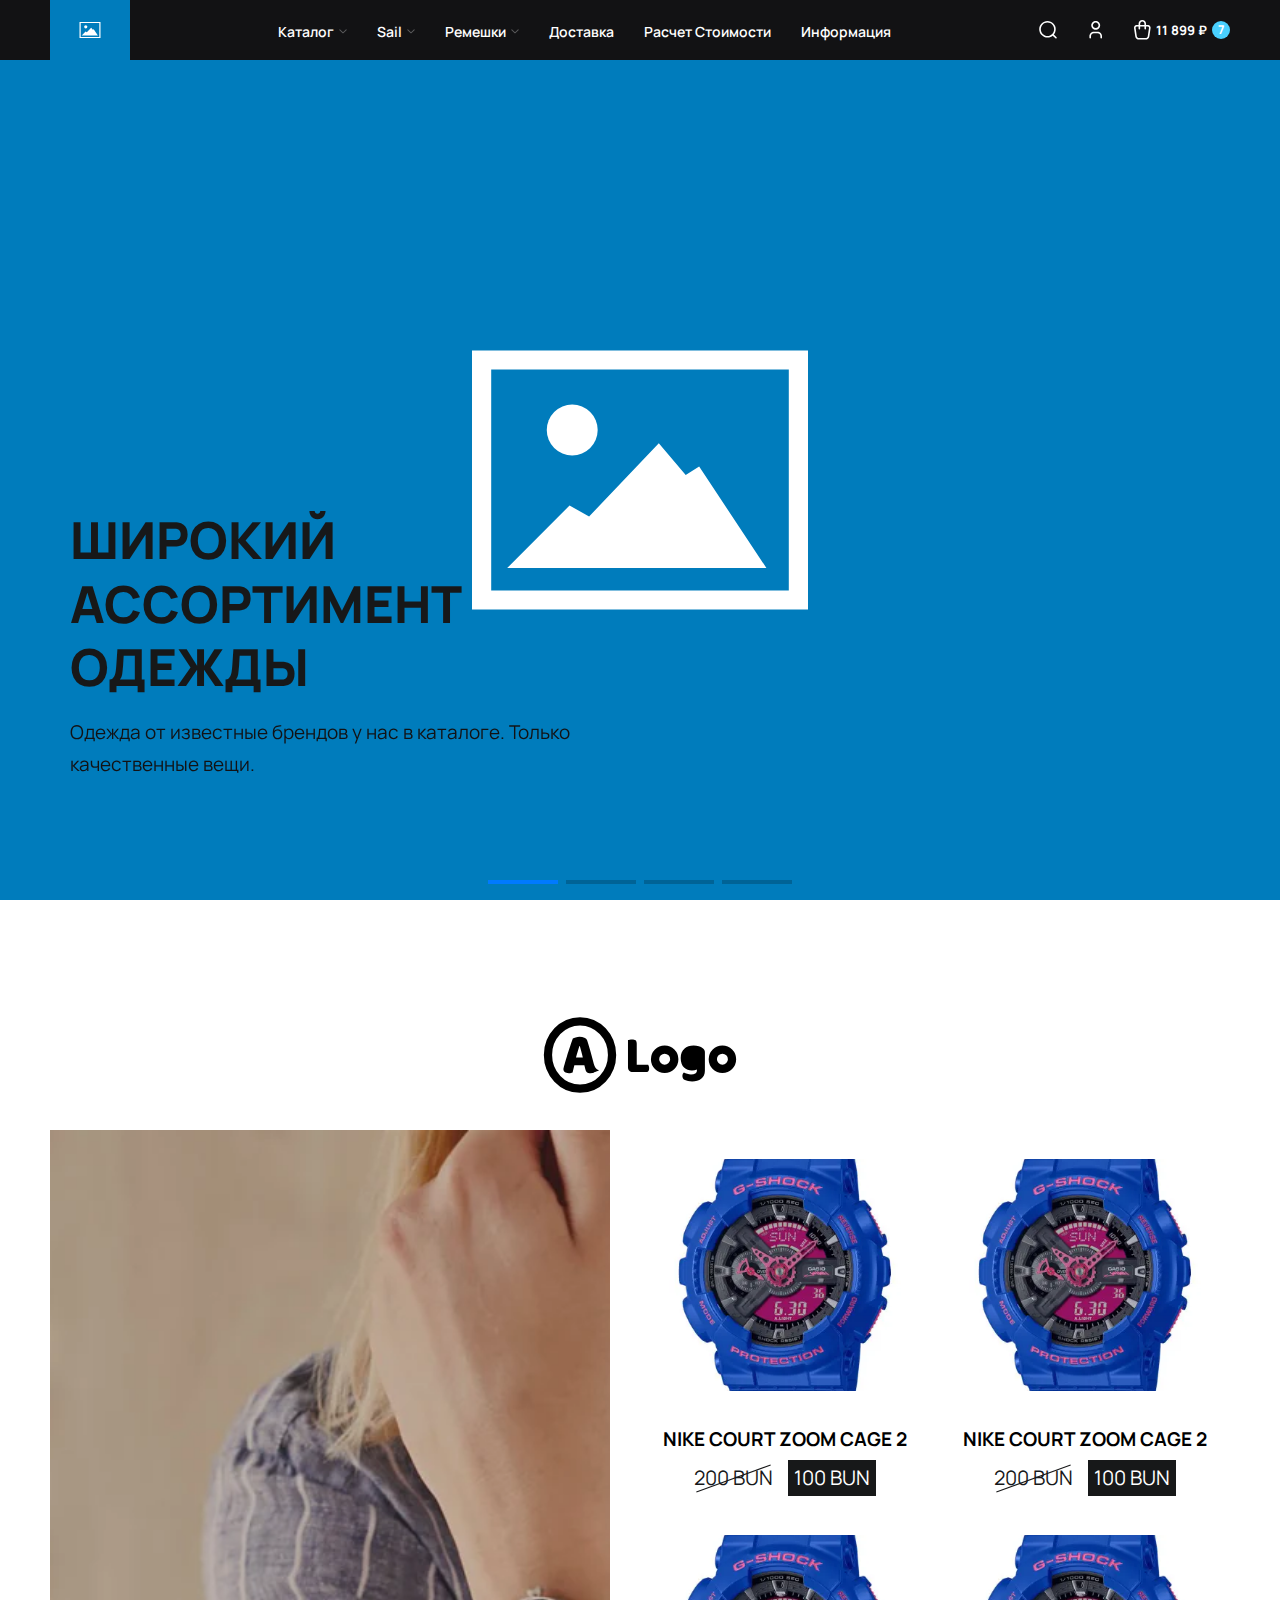
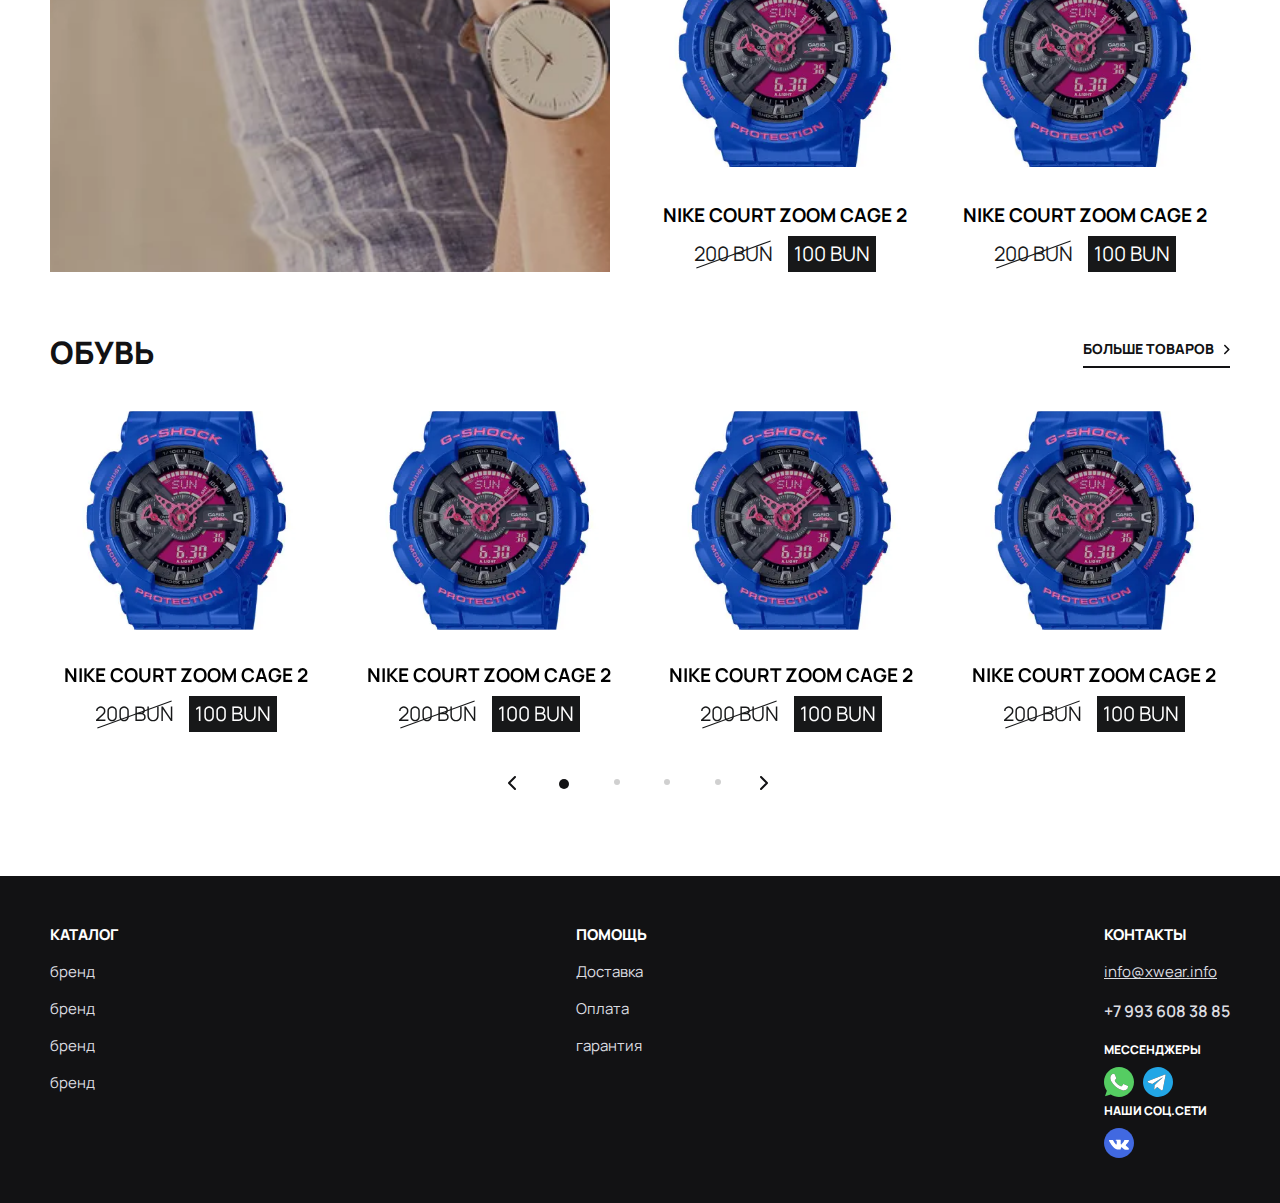
<file: index.html>
<!DOCTYPE html>
<html lang="en">
  <head>
    <meta charset="UTF-8" />
    <!-- <link rel="icon" type="image/svg+xml" href="/vite.svg" /> -->
    <meta name="viewport" content="width=device-width, initial-scale=1.0" />
    <link rel="preconnect" href="https://fonts.googleapis.com" />
    <link rel="preconnect" href="https://fonts.gstatic.com" crossorigin />
    <link
      href="https://fonts.googleapis.com/css2?family=Manrope:wght@200..800&display=swap"
      rel="stylesheet"
    />
    <link rel="stylesheet" href="assets/libs/nouislider/nouislider.min.css" />
    <link rel="stylesheet" href="assets/libs/slim-select/slimselect.css" />
    <link rel="stylesheet" href="assets/libs/swiper/swiper-bundle.min.css" />
    <link rel="stylesheet" href="css/style.css" />
    <title>Template-vite.1.0.</title>
  </head>
  <body>
    <!-- header start -->
    <header class="header">
      <div class="container">
        <div class="header__wrapper">
          <div class="burger-menu header__burger">
            <button class="burger-menu__button"></button>
          </div>
          <a href="index.html"
            ><img
              class="header__logo"
              src="assets/images/placeholder.svg"
              alt="logo"
              width="80"
              height="60"
          /></a>

          <nav class="header__navigation">
            <ul>
              <li>
                <a href="catalog.html">Каталог</a>
                <svg
                  width="8"
                  height="5"
                  viewBox="0 0 8 5"
                  fill="none"
                  xmlns="http://www.w3.org/2000/svg"
                >
                  <path
                    opacity="0.3"
                    d="M3.64645 4.35355C3.84171 4.54882 4.15829 4.54882 4.35355 4.35355L7.53553 1.17157C7.7308 0.976311 7.7308 0.659728 7.53553 0.464466C7.34027 0.269204 7.02369 0.269204 6.82843 0.464466L4 3.29289L1.17157 0.464466C0.976311 0.269204 0.659728 0.269204 0.464466 0.464466C0.269204 0.659728 0.269204 0.976311 0.464466 1.17157L3.64645 4.35355ZM3.5 3L3.5 4L4.5 4L4.5 3L3.5 3Z"
                    fill="white"
                  />
                </svg>

                <ul>
                  <li><a href="#">Lorem ipsum dolor sit amet.</a></li>
                  <li><a href="#">Lorem ipsum dolor sit amet.</a></li>
                  <li><a href="#">Lorem ipsum dolor sit amet.</a></li>
                  <li><a href="#">Lorem ipsum dolor sit amet.</a></li>
                </ul>
              </li>
              <li>
                <a href="#">Sail</a>
                <svg
                  width="8"
                  height="5"
                  viewBox="0 0 8 5"
                  fill="none"
                  xmlns="http://www.w3.org/2000/svg"
                >
                  <path
                    opacity="0.3"
                    d="M3.64645 4.35355C3.84171 4.54882 4.15829 4.54882 4.35355 4.35355L7.53553 1.17157C7.7308 0.976311 7.7308 0.659728 7.53553 0.464466C7.34027 0.269204 7.02369 0.269204 6.82843 0.464466L4 3.29289L1.17157 0.464466C0.976311 0.269204 0.659728 0.269204 0.464466 0.464466C0.269204 0.659728 0.269204 0.976311 0.464466 1.17157L3.64645 4.35355ZM3.5 3L3.5 4L4.5 4L4.5 3L3.5 3Z"
                    fill="white"
                  />
                </svg>
                <ul>
                  <li><a href="#">Lorem ipsum dolor sit amet.</a></li>
                  <li><a href="#">Lorem ipsum dolor sit amet.</a></li>
                </ul>
              </li>
              <li>
                <a href="#">Ремешки</a>
                <svg
                  width="8"
                  height="5"
                  viewBox="0 0 8 5"
                  fill="none"
                  xmlns="http://www.w3.org/2000/svg"
                >
                  <path
                    opacity="0.3"
                    d="M3.64645 4.35355C3.84171 4.54882 4.15829 4.54882 4.35355 4.35355L7.53553 1.17157C7.7308 0.976311 7.7308 0.659728 7.53553 0.464466C7.34027 0.269204 7.02369 0.269204 6.82843 0.464466L4 3.29289L1.17157 0.464466C0.976311 0.269204 0.659728 0.269204 0.464466 0.464466C0.269204 0.659728 0.269204 0.976311 0.464466 1.17157L3.64645 4.35355ZM3.5 3L3.5 4L4.5 4L4.5 3L3.5 3Z"
                    fill="white"
                  />
                </svg>
                <ul>
                  <li><a href="#">Lorem ipsum dolor sit amet.</a></li>
                  <li><a href="#">Lorem ipsum dolor sit amet.</a></li>
                </ul>
              </li>
              <li>
                <a href="#">Доставка</a>
              </li>
              <li>
                <a href="#">Расчет стоимости</a>
              </li>
              <li>
                <a href="#">Информация</a>
              </li>
            </ul>
          </nav>
          <div class="header__icons">
            <div class="header__icon">
              <img src="assets/images/icons/seacrh.svg" alt="search" />
            </div>
            <!-- <a href="#" class="header__icon">
          <img src="assets/images/icons/star.svg" alt="star" />
        </a> -->
            <a href="#" class="header__icon">
              <img src="assets/images/icons/profile.svg" alt="profile" />
            </a>
            <a href="#" class="header__icon">
              <img src="assets/images/icons/cart.svg" alt="cart" />
              <p class="header__cart-price">11 899 ₽</p>
              <p class="header__numbers">7</p>
            </a>
          </div>
        </div>
      </div>
    </header>
    <!-- header end -->

    <main>
      <div class="swiper slider-hero">
        <div class="swiper-wrapper">
          <div class="swiper-slide">
            <a href="#" class="hero-slider-item">
              <img
                src="assets/images/placeholder.svg"
                class="hero-slider-item__img"
                alt="img"
              />

              <div class="hero-slider-item__wrapper">
                <h2 class="hero-slider-item__title">
                  Широкий ассортимент Одежды
                </h2>
                <h3 class="hero-slider-item__subtitle">
                  Одежда от известные брендов у нас в каталоге. Только
                  качественные вещи.
                </h3>
              </div>
            </a>
          </div>
          <div class="swiper-slide">
            <a href="#" class="hero-slider-item">
              <img
                src="assets/images/placeholder.svg"
                class="hero-slider-item__img"
                alt="img"
              />

              <div class="hero-slider-item__wrapper">
                <h2 class="hero-slider-item__title">
                  Широкий ассортимент Одежды
                </h2>
                <h3 class="hero-slider-item__subtitle">
                  Одежда от известные брендов у нас в каталоге. Только
                  качественные вещи.
                </h3>
              </div>
            </a>
          </div>
          <div class="swiper-slide">
            <a href="#" class="hero-slider-item">
              <img
                src="assets/images/placeholder.svg"
                class="hero-slider-item__img"
                alt="img"
              />

              <div class="hero-slider-item__wrapper">
                <h2 class="hero-slider-item__title">
                  Широкий ассортимент Одежды
                </h2>
                <h3 class="hero-slider-item__subtitle">
                  Одежда от известные брендов у нас в каталоге. Только
                  качественные вещи.
                </h3>
              </div>
            </a>
          </div>
          <div class="swiper-slide">
            <a href="#" class="hero-slider-item">
              <img
                src="assets/images/placeholder.svg"
                class="hero-slider-item__img"
                alt="img"
              />

              <div class="hero-slider-item__wrapper">
                <h2 class="hero-slider-item__title">
                  Широкий ассортимент Одежды
                </h2>
                <h3 class="hero-slider-item__subtitle">
                  Одежда от известные брендов у нас в каталоге. Только
                  качественные вещи.
                </h3>
              </div>
            </a>
          </div>
        </div>
        <div class="slider-hero__pagination"></div>
      </div>

      <!-- br -->
      <div class="section-for-main1">
        <div class="container">
          <div class="section-for-main1__wrapper">
            <!-- <h2 class="section-for-main1__title">бренд</h2> -->
            <img
              src="/assets/images/logo-plasholder.svg"
              class="section-for-main1__logo"
              alt=""
            />
            <!-- <a href="#" class="section-for-main1__link">смотреть больше</a> -->
            <div class="section-for-main1__body">
              <div class="section-for-main1__img-left">
                <!-- <img src="/assets/images/model1.webp" alt="#" /> -->
                <!-- <img src="/assets/images/model2.jpg" alt="#" /> -->
                <img src="/assets/images/model3.webp" alt="#" />
              </div>

              <div class="section-for-main1__products-wrapper">
                <div class="section-for-main1__grid">
                  <div class="section-for-main1__grid--item">
                    <div class="card-product">
                      <div class="card-product__img">
                        <img
                          src="/assets/images/preview_GA_110JAH22_2A.webp"
                          alt="img"
                        />
                      </div>

                      <h3 class="title-card card-product__title">
                        Nike Court Zoom Cage 2
                      </h3>
                      <div class="card-product__price">
                        <p class="card-product__price--old off">200 BUN</p>
                        <p class="card-product__price--new">100 BUN</p>
                      </div>
                      <a href="page-full-card.html"></a>
                    </div>
                  </div>
                  <div class="section-for-main1__grid--item">
                    <div class="card-product">
                      <div class="card-product__img">
                        <img
                          src="/assets/images/preview_GA_110JAH22_2A.webp"
                          alt="img"
                        />
                      </div>

                      <h3 class="title-card card-product__title">
                        Nike Court Zoom Cage 2
                      </h3>
                      <div class="card-product__price">
                        <p class="card-product__price--old off">200 BUN</p>
                        <p class="card-product__price--new">100 BUN</p>
                      </div>
                      <a href="page-full-card.html"></a>
                    </div>
                  </div>
                  <div class="section-for-main1__grid--item">
                    <div class="card-product">
                      <div class="card-product__img">
                        <img
                          src="/assets/images/preview_GA_110JAH22_2A.webp"
                          alt="img"
                        />
                      </div>

                      <h3 class="title-card card-product__title">
                        Nike Court Zoom Cage 2
                      </h3>
                      <div class="card-product__price">
                        <p class="card-product__price--old off">200 BUN</p>
                        <p class="card-product__price--new">100 BUN</p>
                      </div>
                      <a href="page-full-card.html"></a>
                    </div>
                  </div>
                  <div class="section-for-main1__grid--item">
                    <div class="card-product">
                      <div class="card-product__img">
                        <img
                          src="/assets/images/preview_GA_110JAH22_2A.webp"
                          alt="img"
                        />
                      </div>

                      <h3 class="title-card card-product__title">
                        Nike Court Zoom Cage 2
                      </h3>
                      <div class="card-product__price">
                        <p class="card-product__price--old off">200 BUN</p>
                        <p class="card-product__price--new">100 BUN</p>
                      </div>
                      <a href="page-full-card.html"></a>
                    </div>
                  </div>
                </div>
                <!-- <div class="section-for-main1__one-item">
            <div class="card-product">
  <div class="card-product__img">
    <img src="/assets/images/preview_GA_110JAH22_2A.webp" alt="img" />
  </div>

  <h3 class="title-card card-product__title">Nike Court Zoom Cage 2</h3>
  <div class="card-product__price">
    <p class="card-product__price--old off">200 BUN</p>
    <p class="card-product__price--new">100 BUN</p>
  </div>
  <a href="page-full-card.html"></a>
</div>

          </div> -->
              </div>
            </div>
            <div class="section-for-main1__slider">
              <section class="sec-demo-catalog">
                <div class="sec-demo-catalog__wrapper">
                  <div class="sec-demo-catalog__category">
                    <div class="sec-demo-catalog__header">
                      <h2
                        class="sec-demo-catalog__category-title title-section"
                      >
                        Обувь
                      </h2>
                      <a href="#" class="sec-demo-catalog__link-more">
                        больше товаров
                        <svg
                          width="6"
                          height="11"
                          viewBox="0 0 6 11"
                          fill="none"
                          xmlns="http://www.w3.org/2000/svg"
                        >
                          <path
                            fill-rule="evenodd"
                            clip-rule="evenodd"
                            d="M5.36529 6.06549C5.67771 5.75307 5.67771 5.24654 5.36529 4.93412L1.36529 0.934119C1.05288 0.6217 0.546343 0.6217 0.233924 0.934119C-0.0784959 1.24654 -0.0784959 1.75307 0.233924 2.06549L3.66824 5.4998L0.233924 8.93412C-0.0784955 9.24654 -0.0784955 9.75307 0.233924 10.0655C0.546343 10.3779 1.05288 10.3779 1.36529 10.0655L5.36529 6.06549Z"
                            fill="#121214"
                          />
                        </svg>
                      </a>
                    </div>
                    <div class="swiper slider-demo-category">
                      <div class="swiper-wrapper">
                        <div class="swiper-slide">
                          <div class="card-product">
                            <div class="card-product__img">
                              <img
                                src="/assets/images/preview_GA_110JAH22_2A.webp"
                                alt="img"
                              />
                            </div>

                            <h3 class="title-card card-product__title">
                              Nike Court Zoom Cage 2
                            </h3>
                            <div class="card-product__price">
                              <p class="card-product__price--old off">
                                200 BUN
                              </p>
                              <p class="card-product__price--new">100 BUN</p>
                            </div>
                            <a href="page-full-card.html"></a>
                          </div>
                        </div>
                        <div class="swiper-slide">
                          <div class="card-product">
                            <div class="card-product__img">
                              <img
                                src="/assets/images/preview_GA_110JAH22_2A.webp"
                                alt="img"
                              />
                            </div>

                            <h3 class="title-card card-product__title">
                              Nike Court Zoom Cage 2
                            </h3>
                            <div class="card-product__price">
                              <p class="card-product__price--old off">
                                200 BUN
                              </p>
                              <p class="card-product__price--new">100 BUN</p>
                            </div>
                            <a href="page-full-card.html"></a>
                          </div>
                        </div>
                        <div class="swiper-slide">
                          <div class="card-product">
                            <div class="card-product__img">
                              <img
                                src="/assets/images/preview_GA_110JAH22_2A.webp"
                                alt="img"
                              />
                            </div>

                            <h3 class="title-card card-product__title">
                              Nike Court Zoom Cage 2
                            </h3>
                            <div class="card-product__price">
                              <p class="card-product__price--old off">
                                200 BUN
                              </p>
                              <p class="card-product__price--new">100 BUN</p>
                            </div>
                            <a href="page-full-card.html"></a>
                          </div>
                        </div>
                        <div class="swiper-slide">
                          <div class="card-product">
                            <div class="card-product__img">
                              <img
                                src="/assets/images/preview_GA_110JAH22_2A.webp"
                                alt="img"
                              />
                            </div>

                            <h3 class="title-card card-product__title">
                              Nike Court Zoom Cage 2
                            </h3>
                            <div class="card-product__price">
                              <p class="card-product__price--old off">
                                200 BUN
                              </p>
                              <p class="card-product__price--new">100 BUN</p>
                            </div>
                            <a href="page-full-card.html"></a>
                          </div>
                        </div>
                        <div class="swiper-slide">
                          <div class="card-product">
                            <div class="card-product__img">
                              <img
                                src="/assets/images/preview_GA_110JAH22_2A.webp"
                                alt="img"
                              />
                            </div>

                            <h3 class="title-card card-product__title">
                              Nike Court Zoom Cage 2
                            </h3>
                            <div class="card-product__price">
                              <p class="card-product__price--old off">
                                200 BUN
                              </p>
                              <p class="card-product__price--new">100 BUN</p>
                            </div>
                            <a href="page-full-card.html"></a>
                          </div>
                        </div>
                        <div class="swiper-slide">
                          <div class="card-product">
                            <div class="card-product__img">
                              <img
                                src="/assets/images/preview_GA_110JAH22_2A.webp"
                                alt="img"
                              />
                            </div>

                            <h3 class="title-card card-product__title">
                              Nike Court Zoom Cage 2
                            </h3>
                            <div class="card-product__price">
                              <p class="card-product__price--old off">
                                200 BUN
                              </p>
                              <p class="card-product__price--new">100 BUN</p>
                            </div>
                            <a href="page-full-card.html"></a>
                          </div>
                        </div>
                        <div class="swiper-slide">
                          <div class="card-product">
                            <div class="card-product__img">
                              <img
                                src="/assets/images/preview_GA_110JAH22_2A.webp"
                                alt="img"
                              />
                            </div>

                            <h3 class="title-card card-product__title">
                              Nike Court Zoom Cage 2
                            </h3>
                            <div class="card-product__price">
                              <p class="card-product__price--old off">
                                200 BUN
                              </p>
                              <p class="card-product__price--new">100 BUN</p>
                            </div>
                            <a href="page-full-card.html"></a>
                          </div>
                        </div>
                        <div class="swiper-slide">
                          <div class="card-product">
                            <div class="card-product__img">
                              <img
                                src="/assets/images/preview_GA_110JAH22_2A.webp"
                                alt="img"
                              />
                            </div>

                            <h3 class="title-card card-product__title">
                              Nike Court Zoom Cage 2
                            </h3>
                            <div class="card-product__price">
                              <p class="card-product__price--old off">
                                200 BUN
                              </p>
                              <p class="card-product__price--new">100 BUN</p>
                            </div>
                            <a href="page-full-card.html"></a>
                          </div>
                        </div>
                        <div class="swiper-slide">
                          <div class="card-product">
                            <div class="card-product__img">
                              <img
                                src="/assets/images/preview_GA_110JAH22_2A.webp"
                                alt="img"
                              />
                            </div>

                            <h3 class="title-card card-product__title">
                              Nike Court Zoom Cage 2
                            </h3>
                            <div class="card-product__price">
                              <p class="card-product__price--old off">
                                200 BUN
                              </p>
                              <p class="card-product__price--new">100 BUN</p>
                            </div>
                            <a href="page-full-card.html"></a>
                          </div>
                        </div>
                        <div class="swiper-slide">
                          <div class="card-product">
                            <div class="card-product__img">
                              <img
                                src="/assets/images/preview_GA_110JAH22_2A.webp"
                                alt="img"
                              />
                            </div>

                            <h3 class="title-card card-product__title">
                              Nike Court Zoom Cage 2
                            </h3>
                            <div class="card-product__price">
                              <p class="card-product__price--old off">
                                200 BUN
                              </p>
                              <p class="card-product__price--new">100 BUN</p>
                            </div>
                            <a href="page-full-card.html"></a>
                          </div>
                        </div>
                        <div class="swiper-slide">
                          <div class="card-product">
                            <div class="card-product__img">
                              <img
                                src="/assets/images/preview_GA_110JAH22_2A.webp"
                                alt="img"
                              />
                            </div>

                            <h3 class="title-card card-product__title">
                              Nike Court Zoom Cage 2
                            </h3>
                            <div class="card-product__price">
                              <p class="card-product__price--old off">
                                200 BUN
                              </p>
                              <p class="card-product__price--new">100 BUN</p>
                            </div>
                            <a href="page-full-card.html"></a>
                          </div>
                        </div>
                        <div class="swiper-slide">
                          <div class="card-product">
                            <div class="card-product__img">
                              <img
                                src="/assets/images/preview_GA_110JAH22_2A.webp"
                                alt="img"
                              />
                            </div>

                            <h3 class="title-card card-product__title">
                              Nike Court Zoom Cage 2
                            </h3>
                            <div class="card-product__price">
                              <p class="card-product__price--old off">
                                200 BUN
                              </p>
                              <p class="card-product__price--new">100 BUN</p>
                            </div>
                            <a href="page-full-card.html"></a>
                          </div>
                        </div>
                        <div class="swiper-slide">
                          <div class="card-product">
                            <div class="card-product__img">
                              <img
                                src="/assets/images/preview_GA_110JAH22_2A.webp"
                                alt="img"
                              />
                            </div>

                            <h3 class="title-card card-product__title">
                              Nike Court Zoom Cage 2
                            </h3>
                            <div class="card-product__price">
                              <p class="card-product__price--old off">
                                200 BUN
                              </p>
                              <p class="card-product__price--new">100 BUN</p>
                            </div>
                            <a href="page-full-card.html"></a>
                          </div>
                        </div>
                        <div class="swiper-slide">
                          <div class="card-product">
                            <div class="card-product__img">
                              <img
                                src="/assets/images/preview_GA_110JAH22_2A.webp"
                                alt="img"
                              />
                            </div>

                            <h3 class="title-card card-product__title">
                              Nike Court Zoom Cage 2
                            </h3>
                            <div class="card-product__price">
                              <p class="card-product__price--old off">
                                200 BUN
                              </p>
                              <p class="card-product__price--new">100 BUN</p>
                            </div>
                            <a href="page-full-card.html"></a>
                          </div>
                        </div>
                        <div class="swiper-slide">
                          <div class="card-product">
                            <div class="card-product__img">
                              <img
                                src="/assets/images/preview_GA_110JAH22_2A.webp"
                                alt="img"
                              />
                            </div>

                            <h3 class="title-card card-product__title">
                              Nike Court Zoom Cage 2
                            </h3>
                            <div class="card-product__price">
                              <p class="card-product__price--old off">
                                200 BUN
                              </p>
                              <p class="card-product__price--new">100 BUN</p>
                            </div>
                            <a href="page-full-card.html"></a>
                          </div>
                        </div>
                        <div class="swiper-slide">
                          <div class="card-product">
                            <div class="card-product__img">
                              <img
                                src="/assets/images/preview_GA_110JAH22_2A.webp"
                                alt="img"
                              />
                            </div>

                            <h3 class="title-card card-product__title">
                              Nike Court Zoom Cage 2
                            </h3>
                            <div class="card-product__price">
                              <p class="card-product__price--old off">
                                200 BUN
                              </p>
                              <p class="card-product__price--new">100 BUN</p>
                            </div>
                            <a href="page-full-card.html"></a>
                          </div>
                        </div>
                      </div>

                      <div class="slider-demo-category__navigation">
                        <div class="slider-demo-category__button-prev">
                          <svg
                            width="8"
                            height="14"
                            viewBox="0 0 8 14"
                            fill="none"
                            xmlns="http://www.w3.org/2000/svg"
                          >
                            <path
                              d="M7 13L1 7L7 1"
                              stroke="#121214"
                              stroke-width="2"
                              stroke-linecap="round"
                              stroke-linejoin="round"
                            />
                          </svg>
                        </div>
                        <div class="slider-demo-category__pagination"></div>
                        <div class="slider-demo-category__button-next">
                          <svg
                            width="8"
                            height="14"
                            viewBox="0 0 8 14"
                            fill="none"
                            xmlns="http://www.w3.org/2000/svg"
                          >
                            <path
                              d="M1 13L7 7L1 1"
                              stroke="#121214"
                              stroke-width="2"
                              stroke-linecap="round"
                              stroke-linejoin="round"
                            />
                          </svg>
                        </div>
                      </div>
                    </div>
                  </div>
                </div>
              </section>
            </div>
          </div>
        </div>
      </div>
    </main>
    <!-- footer start -->
    <footer class="footer">
      <div class="container">
        <div class="footer__wrapper">
          <div class="footer__columns">
            <div class="footer__column footer__dropdown">
              <p class="footer__column-title">
                Каталог
                <svg
                  width="12"
                  height="8"
                  viewBox="0 0 12 8"
                  fill="none"
                  xmlns="http://www.w3.org/2000/svg"
                >
                  <path
                    d="M5.46967 7.03033C5.76256 7.32322 6.23744 7.32322 6.53033 7.03033L11.3033 2.25736C11.5962 1.96447 11.5962 1.48959 11.3033 1.1967C11.0104 0.903806 10.5355 0.903806 10.2426 1.1967L6 5.43934L1.75736 1.1967C1.46447 0.903806 0.989593 0.903806 0.696699 1.1967C0.403806 1.48959 0.403806 1.96447 0.696699 2.25736L5.46967 7.03033ZM5.25 5.5L5.25 6.5L6.75 6.5L6.75 5.5L5.25 5.5Z"
                    fill="white"
                  />
                </svg>
              </p>
              <ul class="footer__list">
                <li>
                  <a href="#">бренд</a>
                </li>
                <li>
                  <a href="#">бренд</a>
                </li>
                <li>
                  <a href="#">бренд</a>
                </li>
                <li>
                  <a href="#">бренд</a>
                </li>
              </ul>
            </div>
            <div class="footer__column footer__dropdown">
              <p class="footer__column-title">
                Помощь
                <svg
                  width="12"
                  height="8"
                  viewBox="0 0 12 8"
                  fill="none"
                  xmlns="http://www.w3.org/2000/svg"
                >
                  <path
                    d="M5.46967 7.03033C5.76256 7.32322 6.23744 7.32322 6.53033 7.03033L11.3033 2.25736C11.5962 1.96447 11.5962 1.48959 11.3033 1.1967C11.0104 0.903806 10.5355 0.903806 10.2426 1.1967L6 5.43934L1.75736 1.1967C1.46447 0.903806 0.989593 0.903806 0.696699 1.1967C0.403806 1.48959 0.403806 1.96447 0.696699 2.25736L5.46967 7.03033ZM5.25 5.5L5.25 6.5L6.75 6.5L6.75 5.5L5.25 5.5Z"
                    fill="white"
                  />
                </svg>
              </p>
              <ul class="footer__list">
                <li>
                  <a href="#">Доставка</a>
                </li>
                <li>
                  <a href="#">Оплата</a>
                </li>
                <li>
                  <a href="#">гарантия</a>
                </li>
              </ul>
            </div>
            <div class="footer__column">
              <p class="footer__column-title">Контакты</p>
              <ul class="footer__list">
                <li class="footer__mail">
                  <a href="#">info@xwear.info</a>
                </li>
                <li class="footer__phone">
                  <a href="tel:79936083885">+7 993 608 38 85</a>
                </li>
              </ul>
              <div class="footer__icons">
                <p class="footer__icons-title">Мессенджеры</p>
                <div class="footer__icons-flex">
                  <a href="#"
                    ><img src="assets/images/icons/watsap.svg" alt="watsap"
                  /></a>
                  <a href="#"
                    ><img src="assets/images/icons/telegram.svg" alt="telegram"
                  /></a>
                </div>
              </div>
              <div class="footer__icons">
                <p class="footer__icons-title">Наши соц.сети</p>
                <div class="footer__icons-flex">
                  <a href="#"
                    ><img src="assets/images/icons/vk.svg" alt="vk"
                  /></a>
                </div>
              </div>
            </div>
          </div>
        </div>
      </div>
    </footer>
    <!-- footer end -->

    <script src="assets/libs/nouislider/nouislider.min.js"></script>
    <script src="assets/libs/slim-select/slimselect.min.js"></script>
    <script src="assets/libs/swiper/swiper-bundle.min.js"></script>
    <script src="js/main.js"></script>
  </body>
</html>
</file>
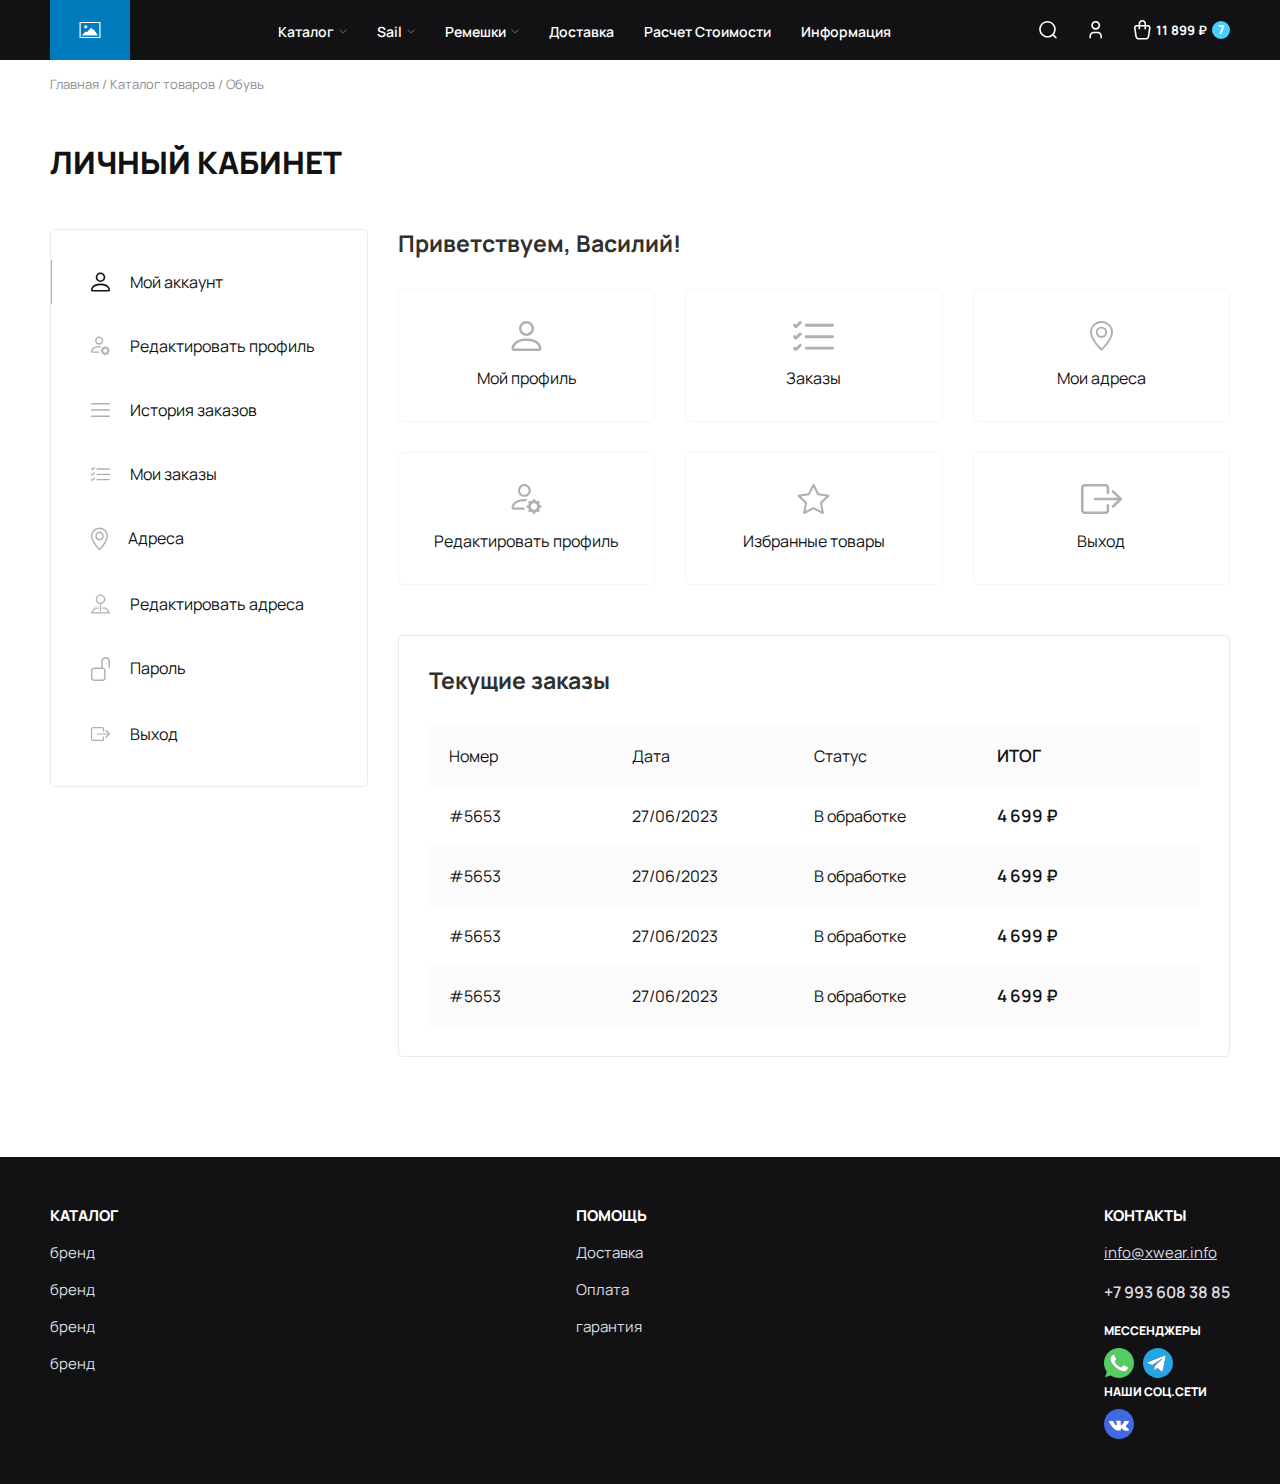
<file: account.html>
<!DOCTYPE html>
<html lang="en">
  <head>
    <meta charset="UTF-8" />
    <!-- <link rel="icon" type="image/svg+xml" href="/vite.svg" /> -->
    <meta name="viewport" content="width=device-width, initial-scale=1.0" />
    <link rel="preconnect" href="https://fonts.googleapis.com" />
    <link rel="preconnect" href="https://fonts.gstatic.com" crossorigin />
    <link
      href="https://fonts.googleapis.com/css2?family=Manrope:wght@200..800&display=swap"
      rel="stylesheet"
    />
    <link rel="stylesheet" href="assets/libs/nouislider/nouislider.min.css" />
    <link rel="stylesheet" href="assets/libs/slim-select/slimselect.css" />
    <link rel="stylesheet" href="assets/libs/swiper/swiper-bundle.min.css" />
    <link rel="stylesheet" href="css/style.css" />
    <title>Template-vite.1.0.</title>
  </head>
  <body>
    <!-- header start -->
<header class="header">
  <div class="container">
    <div class="header__wrapper">
      <div class="burger-menu header__burger">
        <button class="burger-menu__button"></button>
      </div>
      <a href="index.html"
        ><img
          class="header__logo"
          src="assets/images/placeholder.svg"
          alt="logo"
          width="80"
          height="60"
      /></a>

      <nav class="header__navigation">
        <ul>
          <li>
            <a href="catalog.html">Каталог</a>
            <svg
              width="8"
              height="5"
              viewBox="0 0 8 5"
              fill="none"
              xmlns="http://www.w3.org/2000/svg"
            >
              <path
                opacity="0.3"
                d="M3.64645 4.35355C3.84171 4.54882 4.15829 4.54882 4.35355 4.35355L7.53553 1.17157C7.7308 0.976311 7.7308 0.659728 7.53553 0.464466C7.34027 0.269204 7.02369 0.269204 6.82843 0.464466L4 3.29289L1.17157 0.464466C0.976311 0.269204 0.659728 0.269204 0.464466 0.464466C0.269204 0.659728 0.269204 0.976311 0.464466 1.17157L3.64645 4.35355ZM3.5 3L3.5 4L4.5 4L4.5 3L3.5 3Z"
                fill="white"
              />
            </svg>

            <ul>
              <li><a href="#">Lorem ipsum dolor sit amet.</a></li>
              <li><a href="#">Lorem ipsum dolor sit amet.</a></li>
              <li><a href="#">Lorem ipsum dolor sit amet.</a></li>
              <li><a href="#">Lorem ipsum dolor sit amet.</a></li>
            </ul>
          </li>
          <li>
            <a href="#">Sail</a>
            <svg
              width="8"
              height="5"
              viewBox="0 0 8 5"
              fill="none"
              xmlns="http://www.w3.org/2000/svg"
            >
              <path
                opacity="0.3"
                d="M3.64645 4.35355C3.84171 4.54882 4.15829 4.54882 4.35355 4.35355L7.53553 1.17157C7.7308 0.976311 7.7308 0.659728 7.53553 0.464466C7.34027 0.269204 7.02369 0.269204 6.82843 0.464466L4 3.29289L1.17157 0.464466C0.976311 0.269204 0.659728 0.269204 0.464466 0.464466C0.269204 0.659728 0.269204 0.976311 0.464466 1.17157L3.64645 4.35355ZM3.5 3L3.5 4L4.5 4L4.5 3L3.5 3Z"
                fill="white"
              />
            </svg>
            <ul>
              <li><a href="#">Lorem ipsum dolor sit amet.</a></li>
              <li><a href="#">Lorem ipsum dolor sit amet.</a></li>
            </ul>
          </li>
          <li>
            <a href="#">Ремешки</a>
            <svg
              width="8"
              height="5"
              viewBox="0 0 8 5"
              fill="none"
              xmlns="http://www.w3.org/2000/svg"
            >
              <path
                opacity="0.3"
                d="M3.64645 4.35355C3.84171 4.54882 4.15829 4.54882 4.35355 4.35355L7.53553 1.17157C7.7308 0.976311 7.7308 0.659728 7.53553 0.464466C7.34027 0.269204 7.02369 0.269204 6.82843 0.464466L4 3.29289L1.17157 0.464466C0.976311 0.269204 0.659728 0.269204 0.464466 0.464466C0.269204 0.659728 0.269204 0.976311 0.464466 1.17157L3.64645 4.35355ZM3.5 3L3.5 4L4.5 4L4.5 3L3.5 3Z"
                fill="white"
              />
            </svg>
            <ul>
              <li><a href="#">Lorem ipsum dolor sit amet.</a></li>
              <li><a href="#">Lorem ipsum dolor sit amet.</a></li>
            </ul>
          </li>
          <li>
            <a href="#">Доставка</a>
          </li>
          <li>
            <a href="#">Расчет стоимости</a>
          </li>
          <li>
            <a href="#">Информация</a>
          </li>
        </ul>
      </nav>
      <div class="header__icons">
        <div class="header__icon">
          <img src="assets/images/icons/seacrh.svg" alt="search" />
        </div>
        <!-- <a href="#" class="header__icon">
          <img src="assets/images/icons/star.svg" alt="star" />
        </a> -->
        <a href="#" class="header__icon">
          <img src="assets/images/icons/profile.svg" alt="profile" />
        </a>
        <a href="#" class="header__icon">
          <img src="assets/images/icons/cart.svg" alt="cart" />
          <p class="header__cart-price">11 899 ₽</p>
          <p class="header__numbers">7</p>
        </a>
      </div>
    </div>
  </div>
</header>
<!-- header end -->

    <main class="account">
      <div class="container">
        <div class="breadcrumbs">
  <p class="breadcrumbs__content">Главная / Каталог товаров / Обувь</p>
</div>

        <h1 class="account__title title-section">Личный кабинет</h1>
        <div class="account__wrapper">
          <div class="account__sidebar">
            <div class="account-sidebar">
  <button class="account-sidebar__item active" data-account="1">
    <svg
      width="19"
      height="20"
      viewBox="0 0 19 20"
      fill="none"
      xmlns="http://www.w3.org/2000/svg"
    >
      <path
        d="M9.5 10C10.7598 10 11.968 9.49955 12.8588 8.60876C13.7496 7.71796 14.25 6.50978 14.25 5.25C14.25 3.99022 13.7496 2.78204 12.8588 1.89124C11.968 1.00045 10.7598 0.5 9.5 0.5C8.24022 0.5 7.03204 1.00045 6.14124 1.89124C5.25045 2.78204 4.75 3.99022 4.75 5.25C4.75 6.50978 5.25045 7.71796 6.14124 8.60876C7.03204 9.49955 8.24022 10 9.5 10ZM12.6667 5.25C12.6667 6.08985 12.333 6.89531 11.7392 7.48917C11.1453 8.08304 10.3399 8.41667 9.5 8.41667C8.66015 8.41667 7.85469 8.08304 7.26083 7.48917C6.66696 6.89531 6.33333 6.08985 6.33333 5.25C6.33333 4.41015 6.66696 3.60469 7.26083 3.01083C7.85469 2.41696 8.66015 2.08333 9.5 2.08333C10.3399 2.08333 11.1453 2.41696 11.7392 3.01083C12.333 3.60469 12.6667 4.41015 12.6667 5.25ZM19 17.9167C19 19.5 17.4167 19.5 17.4167 19.5H1.58333C1.58333 19.5 0 19.5 0 17.9167C0 16.3333 1.58333 11.5833 9.5 11.5833C17.4167 11.5833 19 16.3333 19 17.9167ZM17.4167 17.9103C17.4151 17.5208 17.1728 16.3492 16.0993 15.2757C15.067 14.2433 13.1243 13.1667 9.5 13.1667C5.87417 13.1667 3.933 14.2433 2.90067 15.2757C1.82717 16.3492 1.5865 17.5208 1.58333 17.9103H17.4167Z"
        fill="#121214"
      />
    </svg>
    <p>Мой аккаунт</p>
  </button>
  <button class="account-sidebar__item" data-account="2">
    <svg
      width="19"
      height="20"
      viewBox="0 0 19 20"
      fill="none"
      xmlns="http://www.w3.org/2000/svg"
    >
      <path
        d="M12.2143 4.57143C12.2143 5.65124 11.7853 6.68682 11.0218 7.45036C10.2583 8.2139 9.22267 8.64286 8.14286 8.64286C7.06305 8.64286 6.02746 8.2139 5.26392 7.45036C4.50038 6.68682 4.07143 5.65124 4.07143 4.57143C4.07143 3.49162 4.50038 2.45603 5.26392 1.69249C6.02746 0.928953 7.06305 0.5 8.14286 0.5C9.22267 0.5 10.2583 0.928953 11.0218 1.69249C11.7853 2.45603 12.2143 3.49162 12.2143 4.57143ZM8.14286 7.28571C8.86273 7.28571 9.55312 6.99975 10.0621 6.49072C10.5712 5.98169 10.8571 5.2913 10.8571 4.57143C10.8571 3.85156 10.5712 3.16117 10.0621 2.65214C9.55312 2.14311 8.86273 1.85714 8.14286 1.85714C7.42298 1.85714 6.73259 2.14311 6.22357 2.65214C5.71454 3.16117 5.42857 3.85156 5.42857 4.57143C5.42857 5.2913 5.71454 5.98169 6.22357 6.49072C6.73259 6.99975 7.42298 7.28571 8.14286 7.28571ZM8.49028 16.7857C8.33459 16.345 8.23031 15.8878 8.1795 15.4231H1.35714C1.3585 15.0893 1.56614 14.085 2.48629 13.1649C3.37114 12.28 5.03636 11.3571 8.14286 11.3571C8.49571 11.3571 8.83093 11.3694 9.14714 11.3911C9.45386 10.9283 9.82028 10.5089 10.2383 10.1452C9.6045 10.0516 8.90829 10 8.14286 10C1.35714 10 0 14.0714 0 15.4286C0 16.7857 1.35714 16.7857 1.35714 16.7857H8.49028ZM13.4167 10.6243C13.661 9.79236 14.839 9.79236 15.0846 10.6243L15.143 10.8251C15.1794 10.9497 15.2434 11.0646 15.33 11.1612C15.4167 11.2578 15.524 11.3338 15.6439 11.3836C15.7638 11.4333 15.8933 11.4555 16.0229 11.4486C16.1526 11.4417 16.279 11.4058 16.3929 11.3436L16.5775 11.2431C17.3389 10.8279 18.1721 11.6611 17.7582 12.4225L17.6564 12.6071C17.5945 12.721 17.5588 12.8473 17.552 12.9767C17.5452 13.1062 17.5675 13.2355 17.6172 13.3553C17.6669 13.475 17.7428 13.5821 17.8393 13.6687C17.9358 13.7553 18.0505 13.8191 18.1749 13.8556L18.3771 13.9167C19.2076 14.161 19.2076 15.339 18.3771 15.5846L18.1735 15.643C18.0491 15.6798 17.9346 15.7439 17.8383 15.8307C17.7419 15.9175 17.6663 16.0248 17.6168 16.1447C17.5673 16.2645 17.5454 16.394 17.5524 16.5234C17.5595 16.6529 17.5955 16.7792 17.6578 16.8929L17.7582 17.0775C18.1721 17.8389 17.3389 18.6721 16.5775 18.2582L16.3929 18.1564C16.279 18.0945 16.1527 18.0588 16.0233 18.052C15.8938 18.0452 15.7645 18.0675 15.6447 18.1172C15.525 18.1669 15.4179 18.2428 15.3313 18.3393C15.2447 18.4358 15.1809 18.5505 15.1444 18.6749L15.0833 18.8771C14.839 19.7076 13.661 19.7076 13.4154 18.8771L13.357 18.6735C13.3202 18.5491 13.2561 18.4346 13.1693 18.3383C13.0825 18.2419 12.9752 18.1663 12.8553 18.1168C12.7355 18.0673 12.606 18.0454 12.4766 18.0524C12.3471 18.0595 12.2208 18.0955 12.1071 18.1578L11.9225 18.2582C11.1611 18.6721 10.3279 17.8389 10.7418 17.0775L10.8436 16.8929C10.9055 16.779 10.9412 16.6527 10.948 16.5233C10.9548 16.3938 10.9325 16.2645 10.8828 16.1447C10.8331 16.025 10.7572 15.9179 10.6607 15.8313C10.5642 15.7447 10.4495 15.6809 10.3251 15.6444L10.1243 15.5833C9.29236 15.339 9.29236 14.161 10.1243 13.9154L10.3251 13.857C10.4497 13.8205 10.5646 13.7566 10.6612 13.67C10.7578 13.5833 10.8338 13.476 10.8836 13.3561C10.9333 13.2362 10.9555 13.1067 10.9486 12.9771C10.9417 12.8474 10.9058 12.721 10.8436 12.6071L10.7431 12.4225C10.3279 11.6611 11.1611 10.8279 11.9225 11.2418L12.1071 11.3436C12.221 11.4055 12.3473 11.4412 12.4767 11.448C12.6062 11.4548 12.7355 11.4325 12.8553 11.3828C12.975 11.3331 13.0821 11.2572 13.1687 11.1607C13.2553 11.0642 13.3191 10.9495 13.3556 10.8251L13.4167 10.6243ZM16.2857 14.75C16.2857 14.4827 16.2331 14.2179 16.1308 13.971C16.0285 13.724 15.8785 13.4996 15.6895 13.3105C15.5004 13.1215 15.276 12.9715 15.029 12.8692C14.782 12.7669 14.5173 12.7143 14.25 12.7143C13.9827 12.7143 13.7179 12.7669 13.471 12.8692C13.224 12.9715 12.9996 13.1215 12.8105 13.3105C12.6215 13.4996 12.4715 13.724 12.3692 13.971C12.2669 14.2179 12.2143 14.4827 12.2143 14.75C12.2143 15.2899 12.4288 15.8077 12.8105 16.1895C13.1923 16.5712 13.7101 16.7857 14.25 16.7857C14.7899 16.7857 15.3077 16.5712 15.6895 16.1895C16.0712 15.8077 16.2857 15.2899 16.2857 14.75Z"
        fill="#121214"
      />
    </svg>
    <p>Редактировать профиль</p>
  </button>
  <button class="account-sidebar__item" data-account="3">
    <svg
      width="19"
      height="14"
      viewBox="0 0 19 14"
      fill="none"
      xmlns="http://www.w3.org/2000/svg"
    >
      <path
        fill-rule="evenodd"
        clip-rule="evenodd"
        d="M0 13.2222C0 13.0159 0.0909902 12.8181 0.252953 12.6722C0.414917 12.5264 0.634586 12.4444 0.863636 12.4444H18.1364C18.3654 12.4444 18.5851 12.5264 18.747 12.6722C18.909 12.8181 19 13.0159 19 13.2222C19 13.4285 18.909 13.6263 18.747 13.7722C18.5851 13.9181 18.3654 14 18.1364 14H0.863636C0.634586 14 0.414917 13.9181 0.252953 13.7722C0.0909902 13.6263 0 13.4285 0 13.2222ZM0 7C0 6.79372 0.0909902 6.59589 0.252953 6.45003C0.414917 6.30417 0.634586 6.22222 0.863636 6.22222H18.1364C18.3654 6.22222 18.5851 6.30417 18.747 6.45003C18.909 6.59589 19 6.79372 19 7C19 7.20628 18.909 7.40411 18.747 7.54997C18.5851 7.69583 18.3654 7.77778 18.1364 7.77778H0.863636C0.634586 7.77778 0.414917 7.69583 0.252953 7.54997C0.0909902 7.40411 0 7.20628 0 7ZM0 0.777778C0 0.571498 0.0909902 0.373668 0.252953 0.227806C0.414917 0.0819444 0.634586 0 0.863636 0H18.1364C18.3654 0 18.5851 0.0819444 18.747 0.227806C18.909 0.373668 19 0.571498 19 0.777778C19 0.984057 18.909 1.18189 18.747 1.32775C18.5851 1.47361 18.3654 1.55556 18.1364 1.55556H0.863636C0.634586 1.55556 0.414917 1.47361 0.252953 1.32775C0.0909902 1.18189 0 0.984057 0 0.777778Z"
        fill="#121214"
      />
    </svg>
    <p>История заказов</p>
  </button>
  <button class="account-sidebar__item" data-account="4">
    <svg
      width="19"
      height="14"
      viewBox="0 0 19 14"
      fill="none"
      xmlns="http://www.w3.org/2000/svg"
    >
      <path
        fill-rule="evenodd"
        clip-rule="evenodd"
        d="M5.42918 12.6657C5.42918 12.4889 5.50067 12.3194 5.62792 12.1944C5.75518 12.0694 5.92776 11.9991 6.10772 11.9991H18.3215C18.5014 11.9991 18.674 12.0694 18.8013 12.1944C18.9285 12.3194 19 12.4889 19 12.6657C19 12.8425 18.9285 13.012 18.8013 13.137C18.674 13.262 18.5014 13.3323 18.3215 13.3323H6.10772C5.92776 13.3323 5.75518 13.262 5.62792 13.137C5.50067 13.012 5.42918 12.8425 5.42918 12.6657ZM5.42918 7.33328C5.42918 7.1565 5.50067 6.98696 5.62792 6.86195C5.75518 6.73695 5.92776 6.66672 6.10772 6.66672H18.3215C18.5014 6.66672 18.674 6.73695 18.8013 6.86195C18.9285 6.98696 19 7.1565 19 7.33328C19 7.51006 18.9285 7.6796 18.8013 7.8046C18.674 7.9296 18.5014 7.99983 18.3215 7.99983H6.10772C5.92776 7.99983 5.75518 7.9296 5.62792 7.8046C5.50067 7.6796 5.42918 7.51006 5.42918 7.33328ZM5.42918 2.00085C5.42918 1.82407 5.50067 1.65453 5.62792 1.52953C5.75518 1.40452 5.92776 1.3343 6.10772 1.3343H18.3215C18.5014 1.3343 18.674 1.40452 18.8013 1.52953C18.9285 1.65453 19 1.82407 19 2.00085C19 2.17763 18.9285 2.34717 18.8013 2.47218C18.674 2.59718 18.5014 2.6674 18.3215 2.6674H6.10772C5.92776 2.6674 5.75518 2.59718 5.62792 2.47218C5.50067 2.34717 5.42918 2.17763 5.42918 2.00085ZM3.87397 0.195825C3.93716 0.257742 3.98729 0.331297 4.0215 0.412277C4.05571 0.493256 4.07331 0.58007 4.07331 0.667745C4.07331 0.75542 4.05571 0.842233 4.0215 0.923213C3.98729 1.00419 3.93716 1.07775 3.87397 1.13966L1.83835 3.13932C1.77532 3.2014 1.70044 3.25065 1.618 3.28425C1.53557 3.31785 1.44719 3.33515 1.35794 3.33515C1.26869 3.33515 1.18031 3.31785 1.09788 3.28425C1.01544 3.25065 0.940563 3.2014 0.877532 3.13932L0.198991 2.47277C0.135903 2.4108 0.085859 2.33722 0.0517161 2.25625C0.0175731 2.17528 9.40083e-10 2.08849 0 2.00085C-9.40083e-10 1.91321 0.0175731 1.82642 0.0517161 1.74545C0.085859 1.66448 0.135903 1.5909 0.198991 1.52893C0.262079 1.46696 0.336975 1.4178 0.419404 1.38426C0.501832 1.35072 0.590178 1.33346 0.679398 1.33346C0.768618 1.33346 0.856964 1.35072 0.939392 1.38426C1.02182 1.4178 1.09672 1.46696 1.1598 1.52893L1.35794 1.7249L2.91315 0.195825C2.97618 0.133751 3.05106 0.0845026 3.1335 0.0508997C3.21593 0.0172969 3.30431 0 3.39356 0C3.48281 0 3.57119 0.0172969 3.65362 0.0508997C3.73606 0.0845026 3.81094 0.133751 3.87397 0.195825ZM3.87397 5.52825C3.93716 5.59017 3.98729 5.66372 4.0215 5.7447C4.05571 5.82568 4.07331 5.9125 4.07331 6.00017C4.07331 6.08784 4.05571 6.17466 4.0215 6.25564C3.98729 6.33662 3.93716 6.41017 3.87397 6.47209L1.83835 8.47175C1.77532 8.53382 1.70044 8.58307 1.618 8.61667C1.53557 8.65028 1.44719 8.66757 1.35794 8.66757C1.26869 8.66757 1.18031 8.65028 1.09788 8.61667C1.01544 8.58307 0.940563 8.53382 0.877532 8.47175L0.198991 7.8052C0.0715793 7.68004 0 7.51028 0 7.33328C0 7.15627 0.0715793 6.98652 0.198991 6.86136C0.326403 6.7362 0.49921 6.66588 0.679398 6.66588C0.859586 6.66588 1.03239 6.7362 1.1598 6.86136L1.35794 7.05732L2.91315 5.52825C2.97618 5.46618 3.05106 5.41693 3.1335 5.38333C3.21593 5.34972 3.30431 5.33243 3.39356 5.33243C3.48281 5.33243 3.57119 5.34972 3.65362 5.38333C3.73606 5.41693 3.81094 5.46618 3.87397 5.52825ZM3.87397 10.8607C3.93716 10.9226 3.98729 10.9961 4.0215 11.0771C4.05571 11.1581 4.07331 11.2449 4.07331 11.3326C4.07331 11.4203 4.05571 11.5071 4.0215 11.5881C3.98729 11.669 3.93716 11.7426 3.87397 11.8045L1.83835 13.8042C1.77532 13.8662 1.70044 13.9155 1.618 13.9491C1.53557 13.9827 1.44719 14 1.35794 14C1.26869 14 1.18031 13.9827 1.09788 13.9491C1.01544 13.9155 0.940563 13.8662 0.877532 13.8042L0.198991 13.1376C0.0715793 13.0125 0 12.8427 0 12.6657C0 12.4887 0.0715793 12.3189 0.198991 12.1938C0.326403 12.0686 0.49921 11.9983 0.679398 11.9983C0.859586 11.9983 1.03239 12.0686 1.1598 12.1938L1.35794 12.3897L2.91315 10.8607C2.97618 10.7986 3.05106 10.7494 3.1335 10.7158C3.21593 10.6821 3.30431 10.6649 3.39356 10.6649C3.48281 10.6649 3.57119 10.6821 3.65362 10.7158C3.73606 10.7494 3.81094 10.7986 3.87397 10.8607Z"
        fill="#121214"
      />
    </svg>
    <p>Мои заказы</p>
  </button>
  <button class="account-sidebar__item" data-account="5">
    <svg
      width="17"
      height="24"
      viewBox="0 0 17 24"
      fill="none"
      xmlns="http://www.w3.org/2000/svg"
    >
      <path
        d="M14.4018 13.3512C13.6595 14.8779 12.6537 16.3988 11.6252 17.7644C10.6495 19.0518 9.60627 20.2851 8.5 21.4587C7.3937 20.2851 6.35047 19.0518 5.37483 17.7644C4.34633 16.3988 3.3405 14.8779 2.59817 13.3512C1.84733 11.8088 1.41667 10.3641 1.41667 9.125C1.41667 7.21876 2.16294 5.39059 3.49133 4.04267C4.81971 2.69475 6.62138 1.9375 8.5 1.9375C10.3786 1.9375 12.1803 2.69475 13.5087 4.04267C14.8371 5.39059 15.5833 7.21876 15.5833 9.125C15.5833 10.3641 15.1512 11.8088 14.4018 13.3512ZM8.5 23.5C8.5 23.5 17 15.3264 17 9.125C17 6.83751 16.1045 4.64371 14.5104 3.0262C12.9163 1.4087 10.7543 0.5 8.5 0.5C6.24566 0.5 4.08365 1.4087 2.48959 3.0262C0.895533 4.64371 3.35923e-08 6.83751 0 9.125C0 15.3264 8.5 23.5 8.5 23.5Z"
        fill="#121214"
      />
      <path
        d="M8.5 12C7.74855 12 7.02788 11.6971 6.49653 11.1579C5.96518 10.6188 5.66667 9.8875 5.66667 9.125C5.66667 8.3625 5.96518 7.63124 6.49653 7.09207C7.02788 6.5529 7.74855 6.25 8.5 6.25C9.25145 6.25 9.97212 6.5529 10.5035 7.09207C11.0348 7.63124 11.3333 8.3625 11.3333 9.125C11.3333 9.8875 11.0348 10.6188 10.5035 11.1579C9.97212 11.6971 9.25145 12 8.5 12ZM8.5 13.4375C9.62717 13.4375 10.7082 12.9831 11.5052 12.1744C12.3022 11.3656 12.75 10.2687 12.75 9.125C12.75 7.98125 12.3022 6.88435 11.5052 6.0756C10.7082 5.26685 9.62717 4.8125 8.5 4.8125C7.37283 4.8125 6.29183 5.26685 5.4948 6.0756C4.69777 6.88435 4.25 7.98125 4.25 9.125C4.25 10.2687 4.69777 11.3656 5.4948 12.1744C6.29183 12.9831 7.37283 13.4375 8.5 13.4375Z"
        fill="#121214"
      />
    </svg>
    <p>Адреса</p>
  </button>
  <button class="account-sidebar__item" data-account="6">
    <svg
      width="19"
      height="20"
      viewBox="0 0 19 20"
      fill="none"
      xmlns="http://www.w3.org/2000/svg"
    >
      <path
        fill-rule="evenodd"
        clip-rule="evenodd"
        d="M3.68125 13.7999C3.73656 13.7261 3.80827 13.6663 3.89072 13.625C3.97316 13.5838 4.06407 13.5624 4.15625 13.5624H7.125C7.28247 13.5624 7.4335 13.6249 7.54484 13.7363C7.65619 13.8476 7.71875 13.9987 7.71875 14.1561C7.71875 14.3136 7.65619 14.4646 7.54484 14.576C7.4335 14.6873 7.28247 14.7499 7.125 14.7499H4.45313L1.78125 18.3125H17.2188L14.5469 14.7499H11.875C11.7175 14.7499 11.5665 14.6873 11.4552 14.576C11.3438 14.4646 11.2812 14.3136 11.2812 14.1561C11.2812 13.9987 11.3438 13.8476 11.4552 13.7363C11.5665 13.6249 11.7175 13.5624 11.875 13.5624H14.8438C14.9359 13.5624 15.0268 13.5838 15.1093 13.625C15.1917 13.6663 15.2634 13.7261 15.3187 13.7999L18.8813 18.55C18.9474 18.6382 18.9877 18.7431 18.9976 18.8529C19.0075 18.9627 18.9866 19.0731 18.9373 19.1718C18.888 19.2704 18.8122 19.3533 18.7184 19.4113C18.6246 19.4693 18.5165 19.5 18.4062 19.5H0.59375C0.483484 19.5 0.375396 19.4693 0.281597 19.4113C0.187799 19.3533 0.111997 19.2704 0.0626841 19.1718C0.0133715 19.0731 -0.00750311 18.9627 0.00239944 18.8529C0.012302 18.7431 0.0525904 18.6382 0.11875 18.55L3.68125 13.7999Z"
        fill="#121214"
      />
      <path
        fill-rule="evenodd"
        clip-rule="evenodd"
        d="M9.5 1.68709C9.03217 1.68709 8.56891 1.77924 8.13669 1.95827C7.70447 2.13731 7.31174 2.39973 6.98093 2.73054C6.65012 3.06136 6.38771 3.4541 6.20868 3.88633C6.02965 4.31856 5.9375 4.78183 5.9375 5.24967C5.9375 5.71751 6.02965 6.18078 6.20868 6.61301C6.38771 7.04524 6.65012 7.43798 6.98093 7.7688C7.31174 8.09961 7.70447 8.36203 8.13669 8.54107C8.56891 8.7201 9.03217 8.81225 9.5 8.81225C10.4448 8.81225 11.351 8.43691 12.0191 7.7688C12.6872 7.10068 13.0625 6.19453 13.0625 5.24967C13.0625 4.30481 12.6872 3.39866 12.0191 2.73054C11.351 2.06243 10.4448 1.68709 9.5 1.68709ZM4.75 5.24967C4.75009 4.33554 5.01393 3.44085 5.50987 2.67296C6.00582 1.90507 6.7128 1.29659 7.54597 0.920546C8.37915 0.544498 9.30314 0.416851 10.2071 0.552923C11.111 0.688996 11.9564 1.08301 12.642 1.68768C13.3275 2.29235 13.8241 3.08199 14.072 3.96186C14.3199 4.84173 14.3087 5.77444 14.0396 6.64809C13.7706 7.52173 13.2552 8.29919 12.5553 8.88718C11.8554 9.47516 11.0007 9.8487 10.0938 9.96297V16.5312C10.0938 16.6887 10.0312 16.8397 9.91985 16.951C9.8085 17.0624 9.65747 17.1249 9.5 17.1249C9.34253 17.1249 9.19151 17.0624 9.08016 16.951C8.96881 16.8397 8.90625 16.6887 8.90625 16.5312V9.96415C7.7579 9.81947 6.70188 9.26047 5.93657 8.39215C5.17126 7.52383 4.74931 6.40713 4.75 5.24967Z"
        fill="#121214"
      />
    </svg>
    <p>Редактировать адреса</p>
  </button>
  <button class="account-sidebar__item" data-account="7">
    <svg
      width="19"
      height="24"
      viewBox="0 0 19 24"
      fill="none"
      xmlns="http://www.w3.org/2000/svg"
    >
      <path
        d="M14.6154 1.5C13.8401 1.5 13.0966 1.81607 12.5485 2.37868C12.0003 2.94129 11.6923 3.70435 11.6923 4.5V10.5C12.4676 10.5 13.2111 10.8161 13.7592 11.3787C14.3074 11.9413 14.6154 12.7044 14.6154 13.5V21C14.6154 21.7956 14.3074 22.5587 13.7592 23.1213C13.2111 23.6839 12.4676 24 11.6923 24H2.92308C2.14783 24 1.40433 23.6839 0.856149 23.1213C0.307966 22.5587 0 21.7956 0 21V13.5C0 12.7044 0.307966 11.9413 0.856149 11.3787C1.40433 10.8161 2.14783 10.5 2.92308 10.5H10.2308V4.5C10.2308 3.30653 10.6927 2.16193 11.515 1.31802C12.3373 0.474106 13.4525 0 14.6154 0C15.7783 0 16.8935 0.474106 17.7158 1.31802C18.5381 2.16193 19 3.30653 19 4.5V10.5C19 10.6989 18.923 10.8897 18.786 11.0303C18.6489 11.171 18.463 11.25 18.2692 11.25C18.0754 11.25 17.8895 11.171 17.7525 11.0303C17.6155 10.8897 17.5385 10.6989 17.5385 10.5V4.5C17.5385 3.70435 17.2305 2.94129 16.6823 2.37868C16.1341 1.81607 15.3906 1.5 14.6154 1.5ZM2.92308 12C2.53545 12 2.1637 12.158 1.88961 12.4393C1.61552 12.7206 1.46154 13.1022 1.46154 13.5V21C1.46154 21.3978 1.61552 21.7794 1.88961 22.0607C2.1637 22.342 2.53545 22.5 2.92308 22.5H11.6923C12.0799 22.5 12.4517 22.342 12.7258 22.0607C12.9999 21.7794 13.1538 21.3978 13.1538 21V13.5C13.1538 13.1022 12.9999 12.7206 12.7258 12.4393C12.4517 12.158 12.0799 12 11.6923 12H2.92308Z"
        fill="#121214"
      />
    </svg>
    <p>Пароль</p>
  </button>
  <button class="account-sidebar__item" data-account="8">
    <svg
      width="19"
      height="14"
      viewBox="0 0 19 14"
      fill="none"
      xmlns="http://www.w3.org/2000/svg"
    >
      <path
        fill-rule="evenodd"
        clip-rule="evenodd"
        d="M11.8743 12.25C11.8743 12.4047 11.8118 12.5531 11.7004 12.6625C11.5891 12.7719 11.4381 12.8333 11.2806 12.8333H1.78115C1.62369 12.8333 1.47267 12.7719 1.36133 12.6625C1.24999 12.5531 1.18743 12.4047 1.18743 12.25V1.75C1.18743 1.59529 1.24999 1.44692 1.36133 1.33752C1.47267 1.22812 1.62369 1.16667 1.78115 1.16667H11.2806C11.4381 1.16667 11.5891 1.22812 11.7004 1.33752C11.8118 1.44692 11.8743 1.59529 11.8743 1.75V4.08333C11.8743 4.23804 11.9369 4.38642 12.0482 4.49581C12.1596 4.60521 12.3106 4.66667 12.4681 4.66667C12.6255 4.66667 12.7765 4.60521 12.8879 4.49581C12.9992 4.38642 13.0618 4.23804 13.0618 4.08333V1.75C13.0618 1.28587 12.8741 0.840752 12.5401 0.512563C12.2061 0.184375 11.753 0 11.2806 0H1.78115C1.30876 0 0.855717 0.184375 0.521687 0.512563C0.187656 0.840752 0 1.28587 0 1.75V12.25C0 12.7141 0.187656 13.1592 0.521687 13.4874C0.855717 13.8156 1.30876 14 1.78115 14H11.2806C11.753 14 12.2061 13.8156 12.5401 13.4874C12.8741 13.1592 13.0618 12.7141 13.0618 12.25V9.91667C13.0618 9.76196 12.9992 9.61358 12.8879 9.50419C12.7765 9.39479 12.6255 9.33333 12.4681 9.33333C12.3106 9.33333 12.1596 9.39479 12.0482 9.50419C11.9369 9.61358 11.8743 9.76196 11.8743 9.91667V12.25Z"
        fill="#121214"
      />
      <path
        fill-rule="evenodd"
        clip-rule="evenodd"
        d="M18.8256 7.413C18.8809 7.35881 18.9247 7.29444 18.9547 7.22357C18.9846 7.1527 19 7.07673 19 7C19 6.92327 18.9846 6.8473 18.9547 6.77643C18.9247 6.70556 18.8809 6.64119 18.8256 6.587L15.2633 3.087C15.1518 2.97747 15.0006 2.91593 14.8429 2.91593C14.6853 2.91593 14.5341 2.97747 14.4226 3.087C14.3111 3.19653 14.2485 3.34509 14.2485 3.5C14.2485 3.6549 14.3111 3.80347 14.4226 3.913L16.972 6.41667H6.53088C6.37342 6.41667 6.22241 6.47812 6.11106 6.58752C5.99972 6.69692 5.93717 6.84529 5.93717 7C5.93717 7.15471 5.99972 7.30308 6.11106 7.41248C6.22241 7.52188 6.37342 7.58333 6.53088 7.58333H16.972L14.4226 10.087C14.3111 10.1965 14.2485 10.3451 14.2485 10.5C14.2485 10.6549 14.3111 10.8035 14.4226 10.913C14.5341 11.0225 14.6853 11.0841 14.8429 11.0841C15.0006 11.0841 15.1518 11.0225 15.2633 10.913L18.8256 7.413Z"
        fill="#121214"
      />
    </svg>
    <p>Выход</p>
  </button>
</div>

          </div>
          <div class="account__body">
            <div class="account-content my-account" data-account="1">
  <h3 class="my-account__title account-content__title">
    Приветствуем, Василий!
  </h3>
  <div class="my-account__grid">
    <div class="my-account__grid-item">
      <div class="my-account__grid-item-wrapper">
        <svg
          width="31"
          height="30"
          viewBox="0 0 31 30"
          fill="none"
          xmlns="http://www.w3.org/2000/svg"
        >
          <path
            d="M15.5 15C17.4891 15 19.3968 14.2098 20.8033 12.8033C22.2098 11.3968 23 9.48912 23 7.5C23 5.51088 22.2098 3.60322 20.8033 2.1967C19.3968 0.790177 17.4891 0 15.5 0C13.5109 0 11.6032 0.790177 10.1967 2.1967C8.79018 3.60322 8 5.51088 8 7.5C8 9.48912 8.79018 11.3968 10.1967 12.8033C11.6032 14.2098 13.5109 15 15.5 15ZM20.5 7.5C20.5 8.82608 19.9732 10.0979 19.0355 11.0355C18.0979 11.9732 16.8261 12.5 15.5 12.5C14.1739 12.5 12.9021 11.9732 11.9645 11.0355C11.0268 10.0979 10.5 8.82608 10.5 7.5C10.5 6.17392 11.0268 4.90215 11.9645 3.96447C12.9021 3.02678 14.1739 2.5 15.5 2.5C16.8261 2.5 18.0979 3.02678 19.0355 3.96447C19.9732 4.90215 20.5 6.17392 20.5 7.5ZM30.5 27.5C30.5 30 28 30 28 30H3C3 30 0.5 30 0.5 27.5C0.5 25 3 17.5 15.5 17.5C28 17.5 30.5 25 30.5 27.5ZM28 27.49C27.9975 26.875 27.615 25.025 25.92 23.33C24.29 21.7 21.2225 20 15.5 20C9.775 20 6.71 21.7 5.08 23.33C3.385 25.025 3.005 26.875 3 27.49H28Z"
            fill="#B0B0B0"
          />
        </svg>
        <p>Мой профиль</p>
      </div>
    </div>
    <div class="my-account__grid-item">
      <div class="my-account__grid-item-wrapper">
        <svg
          width="41"
          height="30"
          viewBox="0 0 41 30"
          fill="none"
          xmlns="http://www.w3.org/2000/svg"
        >
          <path
            fill-rule="evenodd"
            clip-rule="evenodd"
            d="M11.7156 27.1408C11.7156 26.762 11.8699 26.3987 12.1445 26.1308C12.4191 25.8629 12.7915 25.7125 13.1798 25.7125H39.5358C39.9241 25.7125 40.2965 25.8629 40.5711 26.1308C40.8457 26.3987 41 26.762 41 27.1408C41 27.5196 40.8457 27.8829 40.5711 28.1508C40.2965 28.4186 39.9241 28.5691 39.5358 28.5691H13.1798C12.7915 28.5691 12.4191 28.4186 12.1445 28.1508C11.8699 27.8829 11.7156 27.5196 11.7156 27.1408ZM11.7156 15.7142C11.7156 15.3353 11.8699 14.972 12.1445 14.7042C12.4191 14.4363 12.7915 14.2858 13.1798 14.2858H39.5358C39.9241 14.2858 40.2965 14.4363 40.5711 14.7042C40.8457 14.972 41 15.3353 41 15.7142C41 16.093 40.8457 16.4563 40.5711 16.7241C40.2965 16.992 39.9241 17.1425 39.5358 17.1425H13.1798C12.7915 17.1425 12.4191 16.992 12.1445 16.7241C11.8699 16.4563 11.7156 16.093 11.7156 15.7142ZM11.7156 4.28754C11.7156 3.90872 11.8699 3.54542 12.1445 3.27756C12.4191 3.00969 12.7915 2.85921 13.1798 2.85921H39.5358C39.9241 2.85921 40.2965 3.00969 40.5711 3.27756C40.8457 3.54542 41 3.90872 41 4.28754C41 4.66635 40.8457 5.02965 40.5711 5.29752C40.2965 5.56538 39.9241 5.71587 39.5358 5.71587H13.1798C12.7915 5.71587 12.4191 5.56538 12.1445 5.29752C11.8699 5.02965 11.7156 4.66635 11.7156 4.28754ZM8.35962 0.419625C8.49597 0.552304 8.60416 0.709922 8.67797 0.88345C8.75179 1.05698 8.78978 1.24301 8.78978 1.43088C8.78978 1.61876 8.75179 1.80479 8.67797 1.97831C8.60416 2.15184 8.49597 2.30946 8.35962 2.44214L3.96696 6.72712C3.83094 6.86014 3.66936 6.96567 3.49148 7.03768C3.31359 7.10968 3.12288 7.14675 2.93029 7.14675C2.73769 7.14675 2.54699 7.10968 2.3691 7.03768C2.19121 6.96567 2.02963 6.86014 1.89362 6.72712L0.429402 5.29879C0.293265 5.16599 0.185275 5.00834 0.111598 4.83483C0.0379209 4.66131 2.0286e-09 4.47535 0 4.28754C-2.0286e-09 4.09973 0.0379209 3.91376 0.111598 3.74025C0.185275 3.56674 0.293265 3.40908 0.429402 3.27628C0.565539 3.14348 0.727157 3.03814 0.905029 2.96627C1.0829 2.8944 1.27354 2.85741 1.46607 2.85741C1.6586 2.85741 1.84924 2.8944 2.02711 2.96627C2.20498 3.03814 2.3666 3.14348 2.50274 3.27628L2.93029 3.69621L6.28628 0.419625C6.42229 0.28661 6.58387 0.181077 6.76176 0.109071C6.93965 0.0370647 7.13035 0 7.32295 0C7.51554 0 7.70625 0.0370647 7.88414 0.109071C8.06202 0.181077 8.2236 0.28661 8.35962 0.419625ZM8.35962 11.8463C8.49597 11.9789 8.60416 12.1365 8.67797 12.3101C8.75179 12.4836 8.78978 12.6696 8.78978 12.8575C8.78978 13.0454 8.75179 13.2314 8.67797 13.4049C8.60416 13.5785 8.49597 13.7361 8.35962 13.8688L3.96696 18.1537C3.83094 18.2868 3.66936 18.3923 3.49148 18.4643C3.31359 18.5363 3.12288 18.5734 2.93029 18.5734C2.73769 18.5734 2.54699 18.5363 2.3691 18.4643C2.19121 18.3923 2.02963 18.2868 1.89362 18.1537L0.429402 16.7254C0.154461 16.4572 0 16.0935 0 15.7142C0 15.3349 0.154461 14.9711 0.429402 14.7029C0.704343 14.4347 1.07724 14.284 1.46607 14.284C1.8549 14.284 2.2278 14.4347 2.50274 14.7029L2.93029 15.1228L6.28628 11.8463C6.42229 11.7132 6.58387 11.6077 6.76176 11.5357C6.93965 11.4637 7.13035 11.4266 7.32295 11.4266C7.51554 11.4266 7.70625 11.4637 7.88414 11.5357C8.06202 11.6077 8.2236 11.7132 8.35962 11.8463ZM8.35962 23.2729C8.49597 23.4056 8.60416 23.5632 8.67797 23.7367C8.75179 23.9102 8.78978 24.0963 8.78978 24.2841C8.78978 24.472 8.75179 24.658 8.67797 24.8316C8.60416 25.0051 8.49597 25.1627 8.35962 25.2954L3.96696 29.5804C3.83094 29.7134 3.66936 29.8189 3.49148 29.8909C3.31359 29.9629 3.12288 30 2.93029 30C2.73769 30 2.54699 29.9629 2.3691 29.8909C2.19121 29.8189 2.02963 29.7134 1.89362 29.5804L0.429402 28.152C0.154461 27.8838 0 27.5201 0 27.1408C0 26.7615 0.154461 26.3977 0.429402 26.1295C0.704343 25.8613 1.07724 25.7107 1.46607 25.7107C1.8549 25.7107 2.2278 25.8613 2.50274 26.1295L2.93029 26.5495L6.28628 23.2729C6.42229 23.1399 6.58387 23.0343 6.76176 22.9623C6.93965 22.8903 7.13035 22.8533 7.32295 22.8533C7.51554 22.8533 7.70625 22.8903 7.88414 22.9623C8.06202 23.0343 8.2236 23.1399 8.35962 23.2729Z"
            fill="#3C3C3C"
          />
        </svg>
        <p>Заказы</p>
      </div>
    </div>
    <div class="my-account__grid-item">
      <div class="my-account__grid-item-wrapper">
        <svg
          width="23"
          height="30"
          viewBox="0 0 23 30"
          fill="none"
          xmlns="http://www.w3.org/2000/svg"
        >
          <path
            d="M19.4848 16.7625C18.4805 18.7537 17.1197 20.7375 15.7282 22.5188C14.4082 24.198 12.9967 25.8066 11.5 27.3375C10.0032 25.8066 8.59181 24.1981 7.27183 22.5188C5.88033 20.7375 4.5195 18.7537 3.51517 16.7625C2.49933 14.7506 1.91667 12.8663 1.91667 11.25C1.91667 8.7636 2.92634 6.37903 4.72356 4.62087C6.52078 2.86272 8.95834 1.875 11.5 1.875C14.0417 1.875 16.4792 2.86272 18.2764 4.62087C20.0737 6.37903 21.0833 8.7636 21.0833 11.25C21.0833 12.8663 20.4988 14.7506 19.4848 16.7625ZM11.5 30C11.5 30 23 19.3388 23 11.25C23 8.26631 21.7884 5.40483 19.6317 3.29505C17.4751 1.18526 14.55 0 11.5 0C8.45001 0 5.52494 1.18526 3.36827 3.29505C1.2116 5.40483 4.54484e-08 8.26631 0 11.25C0 19.3388 11.5 30 11.5 30Z"
            fill="#B0B0B0"
          />
          <path
            d="M11.5 15C10.4833 15 9.50831 14.6049 8.78942 13.9017C8.07053 13.1984 7.66667 12.2446 7.66667 11.25C7.66667 10.2554 8.07053 9.30161 8.78942 8.59835C9.50831 7.89509 10.4833 7.5 11.5 7.5C12.5167 7.5 13.4917 7.89509 14.2106 8.59835C14.9295 9.30161 15.3333 10.2554 15.3333 11.25C15.3333 12.2446 14.9295 13.1984 14.2106 13.9017C13.4917 14.6049 12.5167 15 11.5 15ZM11.5 16.875C13.025 16.875 14.4875 16.2824 15.5659 15.2275C16.6442 14.1726 17.25 12.7418 17.25 11.25C17.25 9.75816 16.6442 8.32742 15.5659 7.27252C14.4875 6.21763 13.025 5.625 11.5 5.625C9.97501 5.625 8.51247 6.21763 7.43414 7.27252C6.3558 8.32742 5.75 9.75816 5.75 11.25C5.75 12.7418 6.3558 14.1726 7.43414 15.2275C8.51247 16.2824 9.97501 16.875 11.5 16.875Z"
            fill="#B0B0B0"
          />
        </svg>
        <p>Мои адреса</p>
      </div>
    </div>
    <div class="my-account__grid-item">
      <div class="my-account__grid-item-wrapper">
        <svg
          width="31"
          height="30"
          viewBox="0 0 31 30"
          fill="none"
          xmlns="http://www.w3.org/2000/svg"
        >
          <path
            d="M19.7857 6.42857C19.7857 8.13353 19.1084 9.76867 17.9028 10.9743C16.6972 12.1798 15.0621 12.8571 13.3571 12.8571C11.6522 12.8571 10.017 12.1798 8.81146 10.9743C7.60587 9.76867 6.92857 8.13353 6.92857 6.42857C6.92857 4.72361 7.60587 3.08848 8.81146 1.88289C10.017 0.677294 11.6522 0 13.3571 0C15.0621 0 16.6972 0.677294 17.9028 1.88289C19.1084 3.08848 19.7857 4.72361 19.7857 6.42857ZM13.3571 10.7143C14.4938 10.7143 15.5839 10.2628 16.3876 9.45903C17.1913 8.6553 17.6429 7.56521 17.6429 6.42857C17.6429 5.29193 17.1913 4.20184 16.3876 3.39811C15.5839 2.59439 14.4938 2.14286 13.3571 2.14286C12.2205 2.14286 11.1304 2.59439 10.3267 3.39811C9.52296 4.20184 9.07143 5.29193 9.07143 6.42857C9.07143 7.56521 9.52296 8.6553 10.3267 9.45903C11.1304 10.2628 12.2205 10.7143 13.3571 10.7143ZM13.9057 25.7143C13.6599 25.0184 13.4952 24.2965 13.415 23.5629H2.64286C2.645 23.0357 2.97286 21.45 4.42571 19.9971C5.82286 18.6 8.45214 17.1429 13.3571 17.1429C13.9143 17.1429 14.4436 17.1621 14.9429 17.1964C15.4271 16.4657 16.0057 15.8036 16.6657 15.2293C15.665 15.0814 14.5657 15 13.3571 15C2.64286 15 0.5 21.4286 0.5 23.5714C0.5 25.7143 2.64286 25.7143 2.64286 25.7143H13.9057ZM21.6843 15.9857C22.07 14.6721 23.93 14.6721 24.3179 15.9857L24.41 16.3029C24.4676 16.4996 24.5685 16.6809 24.7053 16.8335C24.8422 16.9861 25.0115 17.106 25.2008 17.1846C25.3902 17.2631 25.5947 17.2982 25.7994 17.2873C26.004 17.2763 26.2037 17.2197 26.3836 17.1214L26.675 16.9629C27.8771 16.3071 29.1929 17.6229 28.5393 18.825L28.3786 19.1164C28.2807 19.2962 28.2244 19.4957 28.2137 19.7001C28.203 19.9045 28.2381 20.1087 28.3166 20.2978C28.3951 20.4869 28.515 20.6559 28.6673 20.7927C28.8197 20.9294 29.0007 21.0302 29.1971 21.0879L29.5164 21.1843C30.8279 21.57 30.8279 23.43 29.5164 23.8179L29.195 23.91C28.9986 23.968 28.8178 24.0693 28.6657 24.2064C28.5136 24.3434 28.3941 24.5128 28.316 24.7021C28.2379 24.8914 28.2032 25.0957 28.2144 25.3002C28.2256 25.5046 28.2824 25.704 28.3807 25.8836L28.5393 26.175C29.1929 27.3771 27.8771 28.6929 26.675 28.0393L26.3836 27.8786C26.2038 27.7807 26.0043 27.7244 25.7999 27.7137C25.5955 27.703 25.3913 27.7381 25.2022 27.8166C25.0131 27.8951 24.8441 28.015 24.7073 28.1673C24.5706 28.3197 24.4698 28.5007 24.4121 28.6971L24.3157 29.0164C23.93 30.3279 22.07 30.3279 21.6821 29.0164L21.59 28.695C21.532 28.4986 21.4307 28.3178 21.2936 28.1657C21.1566 28.0136 20.9872 27.8941 20.7979 27.816C20.6086 27.7379 20.4043 27.7032 20.1998 27.7144C19.9954 27.7256 19.796 27.7824 19.6164 27.8807L19.325 28.0393C18.1229 28.6929 16.8071 27.3771 17.4607 26.175L17.6214 25.8836C17.7193 25.7038 17.7756 25.5043 17.7863 25.2999C17.797 25.0955 17.7619 24.8913 17.6834 24.7022C17.6049 24.5131 17.485 24.3441 17.3327 24.2073C17.1803 24.0706 16.9993 23.9698 16.8029 23.9121L16.4857 23.8157C15.1721 23.43 15.1721 21.57 16.4857 21.1821L16.8029 21.09C16.9996 21.0324 17.1809 20.9315 17.3335 20.7947C17.4861 20.6578 17.606 20.4885 17.6846 20.2992C17.7631 20.1098 17.7982 19.9053 17.7873 19.7006C17.7763 19.4959 17.7197 19.2963 17.6214 19.1164L17.4629 18.825C16.8071 17.6229 18.1229 16.3071 19.325 16.9607L19.6164 17.1214C19.7962 17.2193 19.9957 17.2756 20.2001 17.2863C20.4045 17.297 20.6087 17.2619 20.7978 17.1834C20.9869 17.1049 21.1559 16.985 21.2927 16.8327C21.4294 16.6803 21.5302 16.4993 21.5879 16.3029L21.6843 15.9857ZM26.2143 22.5C26.2143 22.0779 26.1311 21.6599 25.9696 21.2699C25.8081 20.88 25.5713 20.5256 25.2728 20.2272C24.9744 19.9287 24.62 19.6919 24.2301 19.5304C23.8401 19.3689 23.4221 19.2857 23 19.2857C22.5779 19.2857 22.1599 19.3689 21.7699 19.5304C21.38 19.6919 21.0256 19.9287 20.7272 20.2272C20.4287 20.5256 20.1919 20.88 20.0304 21.2699C19.8689 21.6599 19.7857 22.0779 19.7857 22.5C19.7857 23.3525 20.1244 24.17 20.7272 24.7728C21.33 25.3756 22.1475 25.7143 23 25.7143C23.8525 25.7143 24.67 25.3756 25.2728 24.7728C25.8756 24.17 26.2143 23.3525 26.2143 22.5Z"
            fill="#B0B0B0"
          />
        </svg>
        <p>Редактировать профиль</p>
      </div>
    </div>
    <div class="my-account__grid-item">
      <div class="my-account__grid-item-wrapper">
        <svg
          width="33"
          height="30"
          viewBox="0 0 33 30"
          fill="none"
          xmlns="http://www.w3.org/2000/svg"
        >
          <path
            d="M6.2292 28.7001C6.0732 29.588 6.94919 30.282 7.72118 29.886L16.501 25.3744L25.2789 29.886C26.0508 30.282 26.9268 29.588 26.7708 28.7021L25.1109 19.2428L32.1547 12.5313C32.8147 11.9034 32.4747 10.7555 31.5907 10.6315L21.7949 9.23958L17.427 0.586243C17.3438 0.410834 17.2125 0.262634 17.0484 0.15886C16.8843 0.0550867 16.6942 0 16.5 0C16.3059 0 16.1157 0.0550867 15.9516 0.15886C15.7875 0.262634 15.6562 0.410834 15.573 0.586243L11.2051 9.24158L1.40929 10.6335C0.527306 10.7575 0.185313 11.9054 0.843301 12.5333L7.88917 19.2448L6.2292 28.7041V28.7001ZM16.039 23.1665L8.66716 26.9542L10.0551 19.0408C10.0876 18.8587 10.0749 18.6713 10.0181 18.4952C9.96124 18.3191 9.86202 18.1597 9.72914 18.0309L3.91724 12.4913L12.0211 11.3394C12.1889 11.3141 12.3481 11.2485 12.485 11.1481C12.6218 11.0478 12.7324 10.9158 12.8071 10.7635L16.497 3.44802L20.1909 10.7635C20.2657 10.9158 20.3762 11.0478 20.5131 11.1481C20.65 11.2485 20.8091 11.3141 20.9769 11.3394L29.0808 12.4893L23.2689 18.0289C23.1357 18.1579 23.0363 18.3177 22.9794 18.4941C22.9226 18.6706 22.91 18.8584 22.9429 19.0408L24.3309 26.9542L16.959 23.1665C16.8165 23.093 16.6584 23.0547 16.498 23.0547C16.3376 23.0547 16.1816 23.093 16.039 23.1665Z"
            fill="#B0B0B0"
          />
        </svg>
        <p>Избранные товары</p>
      </div>
    </div>
    <div class="my-account__grid-item">
      <div class="my-account__grid-item-wrapper">
        <svg
          width="41"
          height="30"
          viewBox="0 0 41 30"
          fill="none"
          xmlns="http://www.w3.org/2000/svg"
        >
          <path
            fill-rule="evenodd"
            clip-rule="evenodd"
            d="M25.6236 26.25C25.6236 26.5815 25.4886 26.8995 25.2483 27.1339C25.0081 27.3683 24.6822 27.5 24.3424 27.5H3.84353C3.50375 27.5 3.17787 27.3683 2.93761 27.1339C2.69734 26.8995 2.56236 26.5815 2.56236 26.25V3.75C2.56236 3.41848 2.69734 3.10054 2.93761 2.86612C3.17787 2.6317 3.50375 2.5 3.84353 2.5H24.3424C24.6822 2.5 25.0081 2.6317 25.2483 2.86612C25.4886 3.10054 25.6236 3.41848 25.6236 3.75V8.75C25.6236 9.08152 25.7585 9.39946 25.9988 9.63388C26.2391 9.8683 26.565 10 26.9047 10C27.2445 10 27.5704 9.8683 27.8107 9.63388C28.0509 9.39946 28.1859 9.08152 28.1859 8.75V3.75C28.1859 2.75544 27.781 1.80161 27.0602 1.09835C26.3394 0.395088 25.3618 0 24.3424 0H3.84353C2.82417 0 1.84655 0.395088 1.12575 1.09835C0.404943 1.80161 0 2.75544 0 3.75V26.25C0 27.2446 0.404943 28.1984 1.12575 28.9017C1.84655 29.6049 2.82417 30 3.84353 30H24.3424C25.3618 30 26.3394 29.6049 27.0602 28.9017C27.781 28.1984 28.1859 27.2446 28.1859 26.25V21.25C28.1859 20.9185 28.0509 20.6005 27.8107 20.3661C27.5704 20.1317 27.2445 20 26.9047 20C26.565 20 26.2391 20.1317 25.9988 20.3661C25.7585 20.6005 25.6236 20.9185 25.6236 21.25V26.25Z"
            fill="#B0B0B0"
          />
          <path
            fill-rule="evenodd"
            clip-rule="evenodd"
            d="M40.6236 15.885C40.7429 15.7689 40.8376 15.6309 40.9022 15.4791C40.9668 15.3272 41 15.1644 41 15C41 14.8356 40.9668 14.6728 40.9022 14.5209C40.8376 14.3691 40.7429 14.2311 40.6236 14.115L32.9365 6.615C32.696 6.38028 32.3697 6.24842 32.0295 6.24842C31.6892 6.24842 31.363 6.38028 31.1224 6.615C30.8818 6.84972 30.7467 7.16806 30.7467 7.5C30.7467 7.83194 30.8818 8.15028 31.1224 8.385L36.6238 13.75H14.093C13.7532 13.75 13.4273 13.8817 13.187 14.1161C12.9468 14.3505 12.8118 14.6685 12.8118 15C12.8118 15.3315 12.9468 15.6495 13.187 15.8839C13.4273 16.1183 13.7532 16.25 14.093 16.25H36.6238L31.1224 21.615C30.8818 21.8497 30.7467 22.1681 30.7467 22.5C30.7467 22.8319 30.8818 23.1503 31.1224 23.385C31.363 23.6197 31.6892 23.7516 32.0295 23.7516C32.3697 23.7516 32.696 23.6197 32.9365 23.385L40.6236 15.885Z"
            fill="#B0B0B0"
          />
        </svg>
        <p>Выход</p>
      </div>
    </div>
  </div>
  <div class="my-account__list current-orders">
    <div class="current-orders__list">
      <p class="current-orders__title account-content__title">Текущие заказы</p>
      <ul class="current-orders__item">
        <li>Номер</li>
        <li>Дата</li>
        <li>Статус</li>
        <li>Итог</li>
      </ul>
      <ul class="current-orders__item">
        <li>#5653</li>
        <li>27/06/2023</li>
        <li>В обработке</li>
        <li>4 699 ₽</li>
      </ul>
      <ul class="current-orders__item">
        <li>#5653</li>
        <li>27/06/2023</li>
        <li>В обработке</li>
        <li>4 699 ₽</li>
      </ul>
      <ul class="current-orders__item">
        <li>#5653</li>
        <li>27/06/2023</li>
        <li>В обработке</li>
        <li>4 699 ₽</li>
      </ul>
      <ul class="current-orders__item">
        <li>#5653</li>
        <li>27/06/2023</li>
        <li>В обработке</li>
        <li>4 699 ₽</li>
      </ul>
    </div>
  </div>
</div>
<div class="account-content editing-profile" data-account="2">
  <h3 class="editing-profile__title account-content__title">
    Редактирование профиля
  </h3>
  <div class="editing-profile__grid">
    <div class="editing-profile__item">
      <label for="" class="editing-profile__item-title">Ваше имя:</label>
      <input type="text" placeholder="Введите ваш имя" />
    </div>
    <div class="editing-profile__item">
      <label for="" class="editing-profile__item-title">Фамилия:</label>
      <input type="text" placeholder="Введите вашу фамилию" />
    </div>
    <div class="editing-profile__item">
      <label for="" class="editing-profile__item-title">Email адрес:</label>
      <input type="text" placeholder="Введите ваш эмэйл" />
    </div>
    <div class="editing-profile__item">
      <label for="" class="editing-profile__item-title">Номер телефона:</label>
      <input type="text" placeholder="+375" />
    </div>
  </div>
  <button class="editing-profile__btn button">Сохранить</button>
</div>
<div class="account-content current-orders" data-account="3">
  <h3 class="current-orders__title account-content__title">История заказов</h3>
  <div class="current-orders__list">
    <ul class="current-orders__item">
      <li>Номер</li>
      <li>Дата</li>
      <li>Статус</li>
      <li>Итог</li>
    </ul>
    <ul class="current-orders__item">
      <li>#5653</li>
      <li>27/06/2023</li>
      <li>В обработке</li>
      <li>4 699 ₽</li>
    </ul>
    <ul class="current-orders__item">
      <li>#5653</li>
      <li>27/06/2023</li>
      <li>В обработке</li>
      <li>4 699 ₽</li>
    </ul>
    <ul class="current-orders__item">
      <li>#5653</li>
      <li>27/06/2023</li>
      <li>В обработке</li>
      <li>4 699 ₽</li>
    </ul>
    <ul class="current-orders__item">
      <li>#5653</li>
      <li>27/06/2023</li>
      <li>В обработке</li>
      <li>4 699 ₽</li>
    </ul>
  </div>
</div>
<div class="account-content my-orders" data-account="4">
  <h3 class="my-orders__title account-content__title">Мои заказы</h3>
  <div class="my-orders__body">
    <div class="my-orders__header">
      <div class="my-orders__status">
        <p class="my-orders__status-number">Заказ #4353</p>
        <div class="my-orders__status-text">
          Был оформлен <b>27 Июня в 12:34</b> - статус заказа
          <span>Отправлен</span>
        </div>
      </div>
      <button class="my-orders__btn-back">
        <svg
          width="6"
          height="11"
          viewBox="0 0 6 11"
          fill="none"
          xmlns="http://www.w3.org/2000/svg"
        >
          <path
            d="M5 9.5L1 5.5L5 1.5"
            stroke="#121214"
            stroke-width="1.6"
            stroke-linecap="round"
            stroke-linejoin="round"
          />
        </svg>
        Вернуться к заказам
      </button>
    </div>
    <ul class="my-orders__list">
      <li class="my-orders__list-item my-orders__list-item--header">
        <p>Товар</p>
        <p>Итого</p>
      </li>
      <li class="my-orders__list-item my-orders__list-item--product">
        <p>Кроссовки Nike Air Max 3000 <span>x3</span></p>
        <p>4 699 ₽</p>
      </li>
      <li class="my-orders__list-item my-orders__list-item--product">
        <p>Кроссовки Nike Air Max 3000 <span>x3</span></p>
        <p>4 699 ₽</p>
      </li>
      <li class="my-orders__list-item my-orders__list-item--product">
        <p>Кроссовки Nike Air Max 3000 <span>x3</span></p>
        <p>4 699 ₽</p>
      </li>
      <li class="my-orders__list-item">
        <p>Всего</p>
        <p>14 798 ₽</p>
      </li>
      <li class="my-orders__list-item">
        <p>Скидка</p>
        <p>-300 ₽</p>
      </li>
      <li class="my-orders__list-item">
        <p>Доставка</p>
        <p>300 ₽</p>
      </li>
      <li class="my-orders__list-item">
        <p>Итого</p>
        <p class="my-orders__list-item--result">14 798 ₽</p>
      </li>
    </ul>
  </div>
  <div class="my-orders-address">
    <div class="my-orders-address__title">Адрес доставки</div>
    <div class="my-orders-address__wrapper">
      <p class="my-orders-address__name">Василий Иванов</p>
      <p class="my-orders-address__text">
        056734, Mосква, Poccия, улица Варшавская, 37/5, кв.574
      </p>
      <div class="my-orders-address__text">
        <p>Телефон</p>
        <p class="my-orders-address__text--black">+7 (956) 373-46-33</p>
      </div>
      <div class="my-orders-address__text">
        <p>Email</p>
        <p class="my-orders-address__text--black">yavasyaivanov@gmail.com</p>
      </div>
    </div>
  </div>
</div>
<div class="account-content" data-account="5">account-content 5</div>
<div class="account-content" data-account="6">account-content 6</div>
<div class="account-content" data-account="7">account-content 7</div>
<div class="account-content" data-account="8">account-content 8</div>

          </div>
        </div>
      </div>
    </main>
    <!-- footer start -->
<footer class="footer">
  <div class="container">
    <div class="footer__wrapper">
      <div class="footer__columns">
        <div class="footer__column footer__dropdown">
          <p class="footer__column-title">
            Каталог
            <svg
              width="12"
              height="8"
              viewBox="0 0 12 8"
              fill="none"
              xmlns="http://www.w3.org/2000/svg"
            >
              <path
                d="M5.46967 7.03033C5.76256 7.32322 6.23744 7.32322 6.53033 7.03033L11.3033 2.25736C11.5962 1.96447 11.5962 1.48959 11.3033 1.1967C11.0104 0.903806 10.5355 0.903806 10.2426 1.1967L6 5.43934L1.75736 1.1967C1.46447 0.903806 0.989593 0.903806 0.696699 1.1967C0.403806 1.48959 0.403806 1.96447 0.696699 2.25736L5.46967 7.03033ZM5.25 5.5L5.25 6.5L6.75 6.5L6.75 5.5L5.25 5.5Z"
                fill="white"
              />
            </svg>
          </p>
          <ul class="footer__list">
            <li>
              <a href="#">бренд</a>
            </li>
            <li>
              <a href="#">бренд</a>
            </li>
            <li>
              <a href="#">бренд</a>
            </li>
            <li>
              <a href="#">бренд</a>
            </li>
          </ul>
        </div>
        <div class="footer__column footer__dropdown">
          <p class="footer__column-title">
            Помощь
            <svg
              width="12"
              height="8"
              viewBox="0 0 12 8"
              fill="none"
              xmlns="http://www.w3.org/2000/svg"
            >
              <path
                d="M5.46967 7.03033C5.76256 7.32322 6.23744 7.32322 6.53033 7.03033L11.3033 2.25736C11.5962 1.96447 11.5962 1.48959 11.3033 1.1967C11.0104 0.903806 10.5355 0.903806 10.2426 1.1967L6 5.43934L1.75736 1.1967C1.46447 0.903806 0.989593 0.903806 0.696699 1.1967C0.403806 1.48959 0.403806 1.96447 0.696699 2.25736L5.46967 7.03033ZM5.25 5.5L5.25 6.5L6.75 6.5L6.75 5.5L5.25 5.5Z"
                fill="white"
              />
            </svg>
          </p>
          <ul class="footer__list">
            <li>
              <a href="#">Доставка</a>
            </li>
            <li>
              <a href="#">Оплата</a>
            </li>
            <li>
              <a href="#">гарантия</a>
            </li>
          </ul>
        </div>
        <div class="footer__column">
          <p class="footer__column-title">Контакты</p>
          <ul class="footer__list">
            <li class="footer__mail">
              <a href="#">info@xwear.info</a>
            </li>
            <li class="footer__phone">
              <a href="tel:79936083885">+7 993 608 38 85</a>
            </li>
          </ul>
          <div class="footer__icons">
            <p class="footer__icons-title">Мессенджеры</p>
            <div class="footer__icons-flex">
              <a href="#"
                ><img src="assets/images/icons/watsap.svg" alt="watsap"
              /></a>
              <a href="#"
                ><img src="assets/images/icons/telegram.svg" alt="telegram"
              /></a>
            </div>
          </div>
          <div class="footer__icons">
            <p class="footer__icons-title">Наши соц.сети</p>
            <div class="footer__icons-flex">
              <a href="#"><img src="assets/images/icons/vk.svg" alt="vk" /></a>
            </div>
          </div>
        </div>
      </div>
    </div>
  </div>
</footer>
<!-- footer end -->


    <script src="assets/libs/nouislider/nouislider.min.js"></script>
    <script src="assets/libs/slim-select/slimselect.min.js"></script>
    <script src="assets/libs/swiper/swiper-bundle.min.js"></script>
    <script src="js/main.js"></script>
  </body>
</html>
</file>
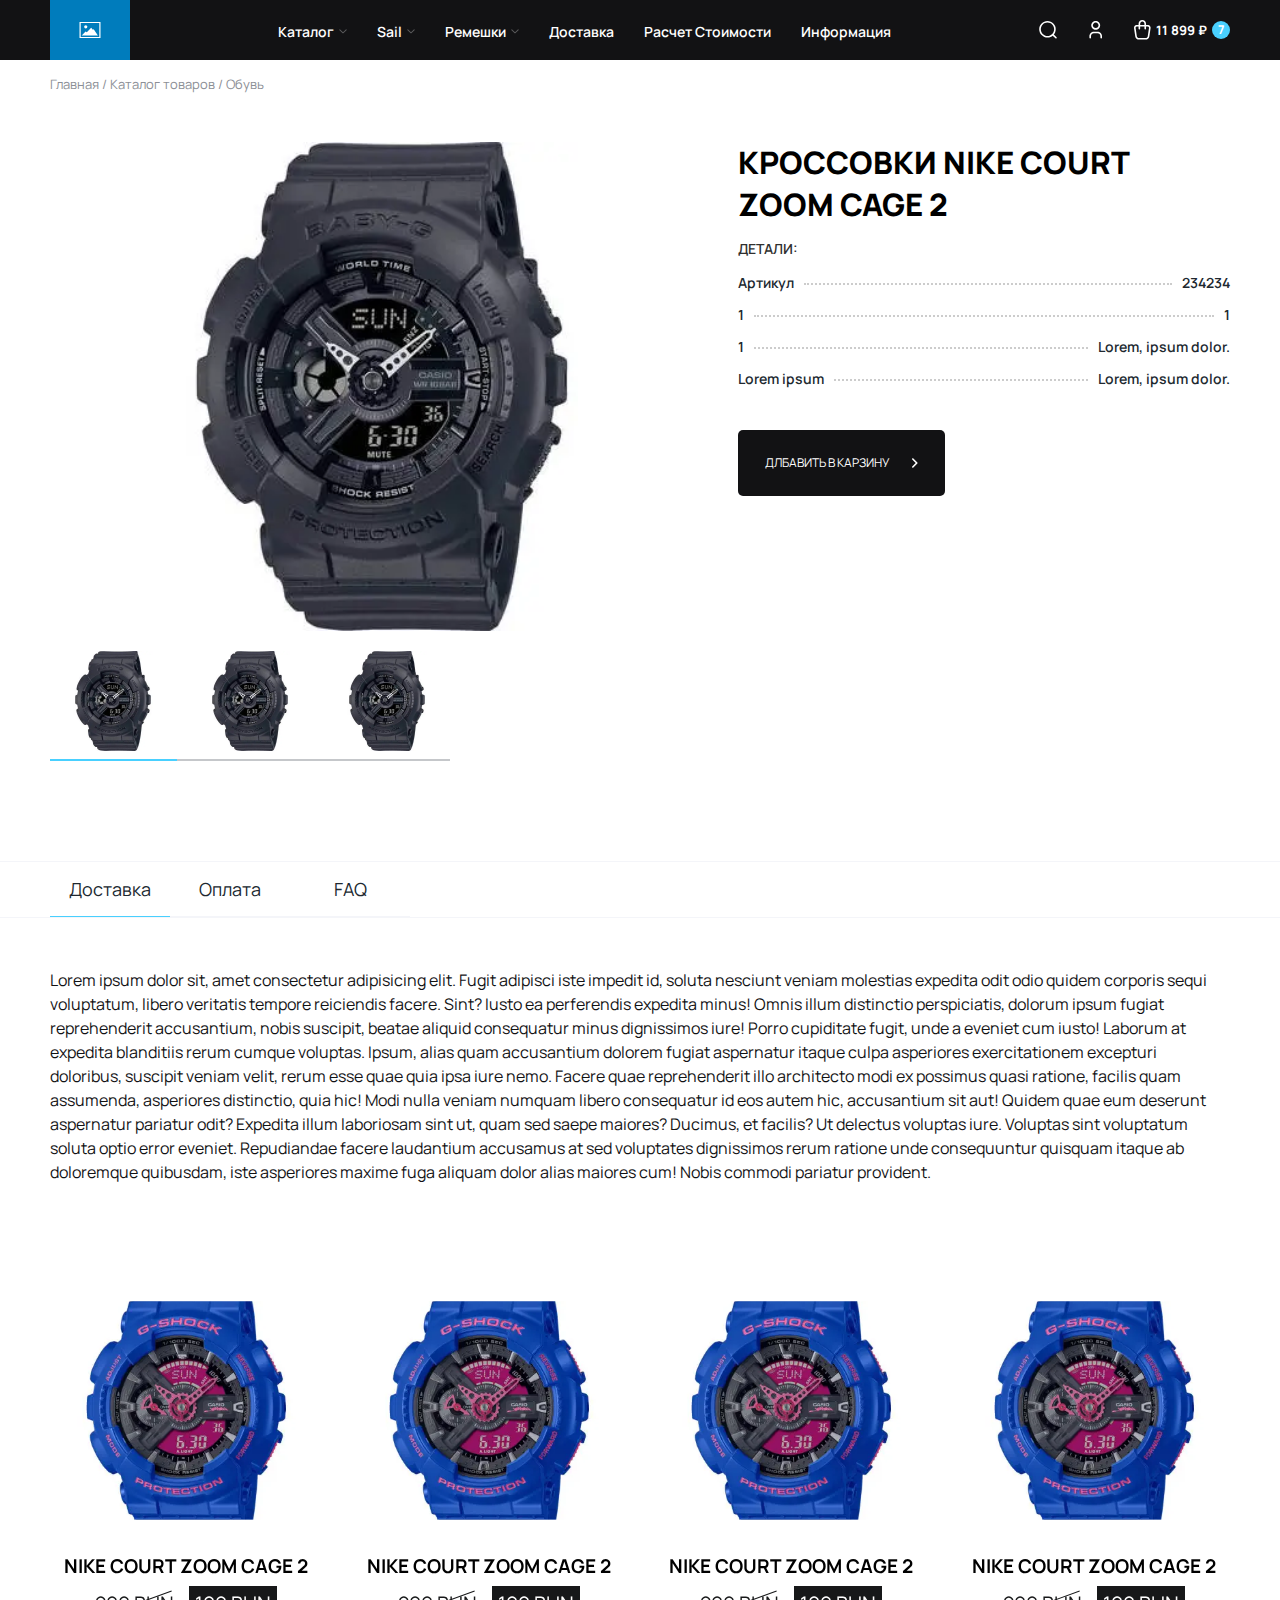
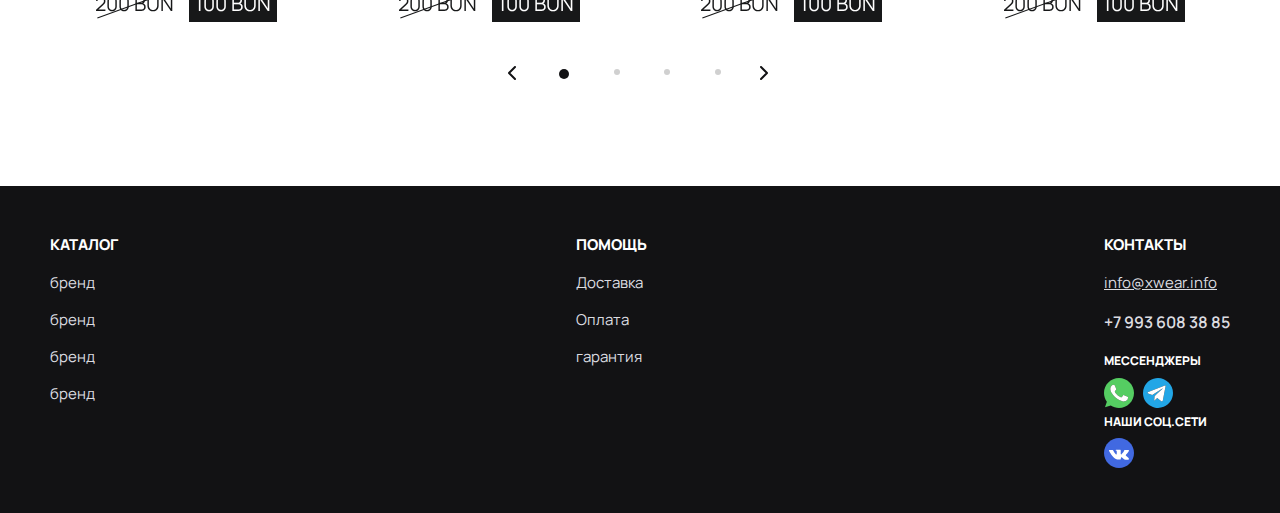
<file: page-full-card.html>
<!DOCTYPE html>
<html lang="en">
  <head>
    <meta charset="UTF-8" />
    <!-- <link rel="icon" type="image/svg+xml" href="/vite.svg" /> -->
    <meta name="viewport" content="width=device-width, initial-scale=1.0" />
    <link rel="preconnect" href="https://fonts.googleapis.com" />
    <link rel="preconnect" href="https://fonts.gstatic.com" crossorigin />
    <link
      href="https://fonts.googleapis.com/css2?family=Manrope:wght@200..800&display=swap"
      rel="stylesheet"
    />
    <link rel="stylesheet" href="assets/libs/nouislider/nouislider.min.css" />
    <link rel="stylesheet" href="assets/libs/slim-select/slimselect.css" />
    <link rel="stylesheet" href="assets/libs/swiper/swiper-bundle.min.css" />
    <link rel="stylesheet" href="css/style.css" />
    <title>Template-vite.1.0.</title>
  </head>
  <body>
    <!-- header start -->
<header class="header">
  <div class="container">
    <div class="header__wrapper">
      <div class="burger-menu header__burger">
        <button class="burger-menu__button"></button>
      </div>
      <a href="index.html"
        ><img
          class="header__logo"
          src="assets/images/placeholder.svg"
          alt="logo"
          width="80"
          height="60"
      /></a>

      <nav class="header__navigation">
        <ul>
          <li>
            <a href="catalog.html">Каталог</a>
            <svg
              width="8"
              height="5"
              viewBox="0 0 8 5"
              fill="none"
              xmlns="http://www.w3.org/2000/svg"
            >
              <path
                opacity="0.3"
                d="M3.64645 4.35355C3.84171 4.54882 4.15829 4.54882 4.35355 4.35355L7.53553 1.17157C7.7308 0.976311 7.7308 0.659728 7.53553 0.464466C7.34027 0.269204 7.02369 0.269204 6.82843 0.464466L4 3.29289L1.17157 0.464466C0.976311 0.269204 0.659728 0.269204 0.464466 0.464466C0.269204 0.659728 0.269204 0.976311 0.464466 1.17157L3.64645 4.35355ZM3.5 3L3.5 4L4.5 4L4.5 3L3.5 3Z"
                fill="white"
              />
            </svg>

            <ul>
              <li><a href="#">Lorem ipsum dolor sit amet.</a></li>
              <li><a href="#">Lorem ipsum dolor sit amet.</a></li>
              <li><a href="#">Lorem ipsum dolor sit amet.</a></li>
              <li><a href="#">Lorem ipsum dolor sit amet.</a></li>
            </ul>
          </li>
          <li>
            <a href="#">Sail</a>
            <svg
              width="8"
              height="5"
              viewBox="0 0 8 5"
              fill="none"
              xmlns="http://www.w3.org/2000/svg"
            >
              <path
                opacity="0.3"
                d="M3.64645 4.35355C3.84171 4.54882 4.15829 4.54882 4.35355 4.35355L7.53553 1.17157C7.7308 0.976311 7.7308 0.659728 7.53553 0.464466C7.34027 0.269204 7.02369 0.269204 6.82843 0.464466L4 3.29289L1.17157 0.464466C0.976311 0.269204 0.659728 0.269204 0.464466 0.464466C0.269204 0.659728 0.269204 0.976311 0.464466 1.17157L3.64645 4.35355ZM3.5 3L3.5 4L4.5 4L4.5 3L3.5 3Z"
                fill="white"
              />
            </svg>
            <ul>
              <li><a href="#">Lorem ipsum dolor sit amet.</a></li>
              <li><a href="#">Lorem ipsum dolor sit amet.</a></li>
            </ul>
          </li>
          <li>
            <a href="#">Ремешки</a>
            <svg
              width="8"
              height="5"
              viewBox="0 0 8 5"
              fill="none"
              xmlns="http://www.w3.org/2000/svg"
            >
              <path
                opacity="0.3"
                d="M3.64645 4.35355C3.84171 4.54882 4.15829 4.54882 4.35355 4.35355L7.53553 1.17157C7.7308 0.976311 7.7308 0.659728 7.53553 0.464466C7.34027 0.269204 7.02369 0.269204 6.82843 0.464466L4 3.29289L1.17157 0.464466C0.976311 0.269204 0.659728 0.269204 0.464466 0.464466C0.269204 0.659728 0.269204 0.976311 0.464466 1.17157L3.64645 4.35355ZM3.5 3L3.5 4L4.5 4L4.5 3L3.5 3Z"
                fill="white"
              />
            </svg>
            <ul>
              <li><a href="#">Lorem ipsum dolor sit amet.</a></li>
              <li><a href="#">Lorem ipsum dolor sit amet.</a></li>
            </ul>
          </li>
          <li>
            <a href="#">Доставка</a>
          </li>
          <li>
            <a href="#">Расчет стоимости</a>
          </li>
          <li>
            <a href="#">Информация</a>
          </li>
        </ul>
      </nav>
      <div class="header__icons">
        <div class="header__icon">
          <img src="assets/images/icons/seacrh.svg" alt="search" />
        </div>
        <!-- <a href="#" class="header__icon">
          <img src="assets/images/icons/star.svg" alt="star" />
        </a> -->
        <a href="#" class="header__icon">
          <img src="assets/images/icons/profile.svg" alt="profile" />
        </a>
        <a href="#" class="header__icon">
          <img src="assets/images/icons/cart.svg" alt="cart" />
          <p class="header__cart-price">11 899 ₽</p>
          <p class="header__numbers">7</p>
        </a>
      </div>
    </div>
  </div>
</header>
<!-- header end -->

    <main class="page-full-card">
      <div class="page-full-card__wrapper">
        <div class="container"><div class="breadcrumbs">
  <p class="breadcrumbs__content">Главная / Каталог товаров / Обувь</p>
</div>
</div>

        <div class="page-full-card__body">
          <div class="container"><div class="full-card">
  <div class="full-card__wrapper">
    <h3 class="full-card__title hidden">Кроссовки Nike Court Zoom Cage 2</h3>
    <div class="full-card__slider">
      <!-- Основной слайдер -->
      <div class="swiper full-card-main-slider">
        <div class="swiper-wrapper">
          <div class="swiper-slide">
            <img src="/assets/images/preview_BA-110XBC-1A.webp" alt="shoe1" />
          </div>
          <div class="swiper-slide">
            <img src="/assets/images/preview_BA_110XRG_7A.webp" alt="shoe2" />
          </div>
          <div class="swiper-slide">
            <img src="/assets/images/preview_DW_5700PT_5.webp" alt="shoe3" />
          </div>
          <div class="swiper-slide">
            <img src="/assets/images/preview_DW_6900RGB_1.webp" alt="shoe4" />
          </div>
        </div>
      </div>

      <!-- Слайдер превью -->
      <div class="swiper full-card-thumbs-slider">
        <div class="swiper-wrapper">
          <div class="swiper-slide">
            <img src="/assets/images/preview_BA-110XBC-1A.webp" alt="thumb1" />
          </div>
          <div class="swiper-slide">
            <img src="/assets/images/preview_BA-110XBC-1A.webp" alt="thumb2" />
          </div>
          <div class="swiper-slide">
            <img src="/assets/images/preview_BA-110XBC-1A.webp" alt="thumb3" />
          </div>
          <div class="swiper-slide">
            <img src="/assets/images/preview_BA-110XBC-1A.webp" alt="thumb4" />
          </div>
        </div>
        <div class="full-card-thumbs-slider__pagination"></div>
      </div>
    </div>
    <div class="full-card__description">
      <h3 class="full-card__title">Кроссовки Nike Court Zoom Cage 2</h3>
      <p class="full-card__subtitle">Детали:</p>
      <div class="full-card__description__body">
        <ul class="full-card__description-items">
          <li>
            <p class="full-card__description-name">Артикул</p>
            <span><div class="full-card__description-line"></div></span>
            <p class="full-card__description-result">234234</p>
          </li>
          <li>
            <p class="full-card__description-name">1</p>
            <span><div class="full-card__description-line"></div></span>
            <p class="full-card__description-result">1</p>
          </li>
          <li>
            <p class="full-card__description-name">1</p>
            <span><div class="full-card__description-line"></div></span>
            <p class="full-card__description-result">Lorem, ipsum dolor.</p>
          </li>
          <li>
            <p class="full-card__description-name">Lorem ipsum</p>
            <span><div class="full-card__description-line"></div></span>
            <p class="full-card__description-result">Lorem, ipsum dolor.</p>
          </li>
        </ul>
        <!-- <ul class="full-card__description-list-names">
          <li>
            <p>Артикул</p>
          </li>
          <li>
            <p>Категория</p>
          </li>
          <li>
            <p>Категория</p>
          </li>
          <li>
            <p>Модель</p>
          </li>
          <li>
            <p>Цвет</p>
          </li>
        </ul>
        <ul class="full-card__description-list-result">
          <li>
            <p>Артикул</p>
          </li>
          <li>
            <p>Категория</p>
          </li>
          <li>
            <p>Категория</p>
          </li>
          <li>
            <p>Модель</p>
          </li>
          <li>
            <p>Цвет</p>
          </li>
        </ul> -->
      </div>
      <button class="full-card__btn button">
        Длбавить в карзину<svg
          width="6"
          height="10"
          viewBox="0 0 6 10"
          fill="none"
          xmlns="http://www.w3.org/2000/svg"
        >
          <path
            fill-rule="evenodd"
            clip-rule="evenodd"
            d="M5.36529 5.56549C5.67771 5.25307 5.67771 4.74654 5.36529 4.43412L1.36529 0.434119C1.05288 0.1217 0.546343 0.1217 0.233924 0.434119C-0.0784959 0.746538 -0.0784959 1.25307 0.233924 1.56549L3.66824 4.9998L0.233924 8.43412C-0.0784955 8.74654 -0.0784955 9.25307 0.233924 9.56549C0.546343 9.87791 1.05288 9.87791 1.36529 9.56549L5.36529 5.56549Z"
            fill="white"
          />
        </svg>
      </button>
    </div>
  </div>
</div>
</div>

          <div class="tab-for-full-card">
  <div class="tab-for-full-card__top">
    <div class="container">
      <div class="tab-for-full-card__list">
        <button class="tab-for-full-card__item" data-tab="1">Доставка</button>
        <button class="tab-for-full-card__item" data-tab="2">Оплата</button>
        <button class="tab-for-full-card__item" data-tab="3">FAQ</button>
      </div>
    </div>
  </div>
  <div class="container">
    <div class="tab-for-full-card__body" data-tab="1">
      Lorem ipsum dolor sit, amet consectetur adipisicing elit. Fugit adipisci
      iste impedit id, soluta nesciunt veniam molestias expedita odit odio
      quidem corporis sequi voluptatum, libero veritatis tempore reiciendis
      facere. Sint? Iusto ea perferendis expedita minus! Omnis illum distinctio
      perspiciatis, dolorum ipsum fugiat reprehenderit accusantium, nobis
      suscipit, beatae aliquid consequatur minus dignissimos iure! Porro
      cupiditate fugit, unde a eveniet cum iusto! Laborum at expedita blanditiis
      rerum cumque voluptas. Ipsum, alias quam accusantium dolorem fugiat
      aspernatur itaque culpa asperiores exercitationem excepturi doloribus,
      suscipit veniam velit, rerum esse quae quia ipsa iure nemo. Facere quae
      reprehenderit illo architecto modi ex possimus quasi ratione, facilis quam
      assumenda, asperiores distinctio, quia hic! Modi nulla veniam numquam
      libero consequatur id eos autem hic, accusantium sit aut! Quidem quae eum
      deserunt aspernatur pariatur odit? Expedita illum laboriosam sint ut, quam
      sed saepe maiores? Ducimus, et facilis? Ut delectus voluptas iure.
      Voluptas sint voluptatum soluta optio error eveniet. Repudiandae facere
      laudantium accusamus at sed voluptates dignissimos rerum ratione unde
      consequuntur quisquam itaque ab doloremque quibusdam, iste asperiores
      maxime fuga aliquam dolor alias maiores cum! Nobis commodi pariatur
      provident.
    </div>
    <div class="tab-for-full-card__body" data-tab="2">
      Lorem ipsum, dolor sit amet consectetur adipisicing elit. Dignissimos aut
      eaque, voluptatem aliquid ullam quisquam, laudantium ratione consectetur
      cumque quas reiciendis labore blanditiis asperiores quaerat repellendus
      vel quia? Possimus, nostrum. Culpa inventore praesentium tempora? Illo
      aspernatur nemo earum dicta, sint possimus quod amet ullam iste nulla
      soluta corporis sunt accusamus consequuntur dolorum sit, perferendis vitae
      quae provident laboriosam ratione dignissimos! Ratione voluptatem
      mollitia, quam error illum ex vel? Blanditiis, ipsum accusamus
      necessitatibus quidem veniam suscipit animi debitis numquam, tenetur
      corrupti cupiditate repellat magnam tempora sed quae aliquid atque, cumque
      laudantium! Iste nesciunt optio eligendi consectetur est? Iure quis, vero
      velit sint, aut, dolorem quisquam iusto unde sit nostrum assumenda
      reiciendis praesentium earum est possimus culpa mollitia perferendis
      exercitationem aperiam? Quis!
    </div>
    <div class="tab-for-full-card__body" data-tab="3">
      <div class="tab-for-full-card-fac">
        <div class="tab-for-full-card-fac__item">
          <button class="tab-for-full-card-fac__trigger">
            <p>Вопрос 1</p>
            <svg
              width="6"
              height="10"
              viewBox="0 0 6 10"
              fill="none"
              xmlns="http://www.w3.org/2000/svg"
            >
              <path
                d="M1 9L5 5L1 1"
                stroke="#121214"
                stroke-width="1.6"
                stroke-linecap="round"
                stroke-linejoin="round"
              />
            </svg>
          </button>
          <div class="tab-for-full-card-fac__body text-WYSIWYG">
            <h2>Введение в современный веб-дизайн</h2>
            <p>
              Создание сайта в XXI веке — это гораздо больше, чем просто
              написание кода. Это <strong>искусство</strong> сочетать эстетику с
              функциональностью, чтобы предоставить пользователю незабываемый
              опыт. Современный веб-дизайн основывается на нескольких ключевых
              принципах, которые отличают посредственный сайт от выдающегося.
            </p>
            <p>
              Понимание этих принципов <em>крайне важно</em> для любого, кто
              работает в digital-сфере: будь вы маркетолог, копирайтер или
              backend-разработчик. В этой статье мы рассмотрим основные столпы,
              на которых держится хороший дизайн.
            </p>
            <h3>Ключевые принципы UI/UX дизайна</h3>
            <p>
              Пользовательский интерфейс (UI) и пользовательский опыт (UX) идут
              рука об руку. Вот что делает их по-настоящему эффективными:
            </p>
            <ul>
              <li>
                <strong>Простота и интуитивность:</strong> Пользователь не
                должен гадать, как использовать ваш сайт. Навигация и
                интерфейсные элементы должны быть предсказуемыми и понятными.
              </li>
              <li>
                <strong>Визуальная иерархия:</strong> Правильное использование
                размера, цвета и контраста позволяет направить внимание
                пользователя к самым важным элементам на странице.
              </li>
              <li>
                <strong>Консистентность:</strong> Шрифты, цвета и стили
                элементов должны быть единообразны на всех страницах сайта. Это
                создает чувство цельности и профессиональности.
              </li>
              <li>
                <strong>Отзывчивость (Responsiveness):</strong> В эпоху
                мобильных устройств сайт обязан идеально работать и выглядеть на
                экране любого размера.
              </li>
            </ul>
            <h3>Технические аспекты разработки</h3>
            <p>
              Красивый дизайн бесполезен, если он не подкреплен качественной
              технической реализацией. Основу фронтенда современного веба
              составляют три кита:
            </p>
            <ol>
              <li>
                <strong>HTML (HyperText Markup Language)</strong> — это каркас
                вашей страницы. Он определяет структуру контента: заголовки,
                абзацы, списки, ссылки и изображения.
              </li>
              <li>
                <strong>CSS (Cascading Style Sheets)</strong> — это язык стилей,
                который превращает скучный HTML-каркас в визуально
                привлекательную страницу. Он контролирует цвета, шрифты,
                расположение блоков и анимацию.
              </li>
              <li>
                <strong>JavaScript</strong> — это то, что делает ваш сайт
                интерактивным. От простых слайдеров до сложных одностраничных
                приложений (SPA) — всё это заслуга JavaScript.
              </li>
            </ol>
            <p>
              Глубокая оптимизация каждого из этих аспектов напрямую влияет на
              <em>скорость загрузки</em>, а значит, и на позиции в поисковой
              выдаче, и на удовлетворенность пользователей.
            </p>
            <h3>Заключение</h3>
            <p>
              Создание успешного веб-продукта — это всегда командная работа и
              внимание к деталям. Не существует единственно правильного ответа
              на вопрос, как должен выглядеть идеальный сайт, но есть
              проверенные временем практики и принципы, которые служат надежным
              компасом в мире веб-разработки.
            </p>
            <p>
              Постоянное обучение и адаптация к новым тенденциям —
              <strong>единственный путь</strong> оставаться востребованным
              специалистом и создавать по-настоящему качественные
              digital-продукты.
            </p>
          </div>
        </div>
        <div class="tab-for-full-card-fac__item">
          <button class="tab-for-full-card-fac__trigger">
            <p>вопрос 2</p>
            <svg
              width="6"
              height="10"
              viewBox="0 0 6 10"
              fill="none"
              xmlns="http://www.w3.org/2000/svg"
            >
              <path
                d="M1 9L5 5L1 1"
                stroke="#121214"
                stroke-width="1.6"
                stroke-linecap="round"
                stroke-linejoin="round"
              />
            </svg>
          </button>
          <div class="tab-for-full-card-fac__body text-WYSIWYG">
            <h2>Введение в современный веб-дизайн</h2>
            <p>
              Создание сайта в XXI веке — это гораздо больше, чем просто
              написание кода. Это <strong>искусство</strong> сочетать эстетику с
              функциональностью, чтобы предоставить пользователю незабываемый
              опыт. Современный веб-дизайн основывается на нескольких ключевых
              принципах, которые отличают посредственный сайт от выдающегося.
            </p>
            <p>
              Понимание этих принципов <em>крайне важно</em> для любого, кто
              работает в digital-сфере: будь вы маркетолог, копирайтер или
              backend-разработчик. В этой статье мы рассмотрим основные столпы,
              на которых держится хороший дизайн.
            </p>
            <h3>Ключевые принципы UI/UX дизайна</h3>
            <p>
              Пользовательский интерфейс (UI) и пользовательский опыт (UX) идут
              рука об руку. Вот что делает их по-настоящему эффективными:
            </p>
            <ul>
              <li>
                <strong>Простота и интуитивность:</strong> Пользователь не
                должен гадать, как использовать ваш сайт. Навигация и
                интерфейсные элементы должны быть предсказуемыми и понятными.
              </li>
              <li>
                <strong>Визуальная иерархия:</strong> Правильное использование
                размера, цвета и контраста позволяет направить внимание
                пользователя к самым важным элементам на странице.
              </li>
              <li>
                <strong>Консистентность:</strong> Шрифты, цвета и стили
                элементов должны быть единообразны на всех страницах сайта. Это
                создает чувство цельности и профессиональности.
              </li>
              <li>
                <strong>Отзывчивость (Responsiveness):</strong> В эпоху
                мобильных устройств сайт обязан идеально работать и выглядеть на
                экране любого размера.
              </li>
            </ul>
            <h3>Технические аспекты разработки</h3>
            <p>
              Красивый дизайн бесполезен, если он не подкреплен качественной
              технической реализацией. Основу фронтенда современного веба
              составляют три кита:
            </p>
            <ol>
              <li>
                <strong>HTML (HyperText Markup Language)</strong> — это каркас
                вашей страницы. Он определяет структуру контента: заголовки,
                абзацы, списки, ссылки и изображения.
              </li>
              <li>
                <strong>CSS (Cascading Style Sheets)</strong> — это язык стилей,
                который превращает скучный HTML-каркас в визуально
                привлекательную страницу. Он контролирует цвета, шрифты,
                расположение блоков и анимацию.
              </li>
              <li>
                <strong>JavaScript</strong> — это то, что делает ваш сайт
                интерактивным. От простых слайдеров до сложных одностраничных
                приложений (SPA) — всё это заслуга JavaScript.
              </li>
            </ol>
            <p>
              Глубокая оптимизация каждого из этих аспектов напрямую влияет на
              <em>скорость загрузки</em>, а значит, и на позиции в поисковой
              выдаче, и на удовлетворенность пользователей.
            </p>
            <h3>Заключение</h3>
            <p>
              Создание успешного веб-продукта — это всегда командная работа и
              внимание к деталям. Не существует единственно правильного ответа
              на вопрос, как должен выглядеть идеальный сайт, но есть
              проверенные временем практики и принципы, которые служат надежным
              компасом в мире веб-разработки.
            </p>
            <p>
              Постоянное обучение и адаптация к новым тенденциям —
              <strong>единственный путь</strong> оставаться востребованным
              специалистом и создавать по-настоящему качественные
              digital-продукты.
            </p>
          </div>
        </div>
        <div class="tab-for-full-card-fac__item">
          <button class="tab-for-full-card-fac__trigger">
            <p>вопрос 3</p>
            <svg
              width="6"
              height="10"
              viewBox="0 0 6 10"
              fill="none"
              xmlns="http://www.w3.org/2000/svg"
            >
              <path
                d="M1 9L5 5L1 1"
                stroke="#121214"
                stroke-width="1.6"
                stroke-linecap="round"
                stroke-linejoin="round"
              />
            </svg>
          </button>
          <div class="tab-for-full-card-fac__body text-WYSIWYG">
            <h2>Введение в современный веб-дизайн</h2>
            <p>
              Создание сайта в XXI веке — это гораздо больше, чем просто
              написание кода. Это <strong>искусство</strong> сочетать эстетику с
              функциональностью, чтобы предоставить пользователю незабываемый
              опыт. Современный веб-дизайн основывается на нескольких ключевых
              принципах, которые отличают посредственный сайт от выдающегося.
            </p>
            <p>
              Понимание этих принципов <em>крайне важно</em> для любого, кто
              работает в digital-сфере: будь вы маркетолог, копирайтер или
              backend-разработчик. В этой статье мы рассмотрим основные столпы,
              на которых держится хороший дизайн.
            </p>
            <h3>Ключевые принципы UI/UX дизайна</h3>
            <p>
              Пользовательский интерфейс (UI) и пользовательский опыт (UX) идут
              рука об руку. Вот что делает их по-настоящему эффективными:
            </p>
            <ul>
              <li>
                <strong>Простота и интуитивность:</strong> Пользователь не
                должен гадать, как использовать ваш сайт. Навигация и
                интерфейсные элементы должны быть предсказуемыми и понятными.
              </li>
              <li>
                <strong>Визуальная иерархия:</strong> Правильное использование
                размера, цвета и контраста позволяет направить внимание
                пользователя к самым важным элементам на странице.
              </li>
              <li>
                <strong>Консистентность:</strong> Шрифты, цвета и стили
                элементов должны быть единообразны на всех страницах сайта. Это
                создает чувство цельности и профессиональности.
              </li>
              <li>
                <strong>Отзывчивость (Responsiveness):</strong> В эпоху
                мобильных устройств сайт обязан идеально работать и выглядеть на
                экране любого размера.
              </li>
            </ul>
            <h3>Технические аспекты разработки</h3>
            <p>
              Красивый дизайн бесполезен, если он не подкреплен качественной
              технической реализацией. Основу фронтенда современного веба
              составляют три кита:
            </p>
            <ol>
              <li>
                <strong>HTML (HyperText Markup Language)</strong> — это каркас
                вашей страницы. Он определяет структуру контента: заголовки,
                абзацы, списки, ссылки и изображения.
              </li>
              <li>
                <strong>CSS (Cascading Style Sheets)</strong> — это язык стилей,
                который превращает скучный HTML-каркас в визуально
                привлекательную страницу. Он контролирует цвета, шрифты,
                расположение блоков и анимацию.
              </li>
              <li>
                <strong>JavaScript</strong> — это то, что делает ваш сайт
                интерактивным. От простых слайдеров до сложных одностраничных
                приложений (SPA) — всё это заслуга JavaScript.
              </li>
            </ol>
            <p>
              Глубокая оптимизация каждого из этих аспектов напрямую влияет на
              <em>скорость загрузки</em>, а значит, и на позиции в поисковой
              выдаче, и на удовлетворенность пользователей.
            </p>
            <h3>Заключение</h3>
            <p>
              Создание успешного веб-продукта — это всегда командная работа и
              внимание к деталям. Не существует единственно правильного ответа
              на вопрос, как должен выглядеть идеальный сайт, но есть
              проверенные временем практики и принципы, которые служат надежным
              компасом в мире веб-разработки.
            </p>
            <p>
              Постоянное обучение и адаптация к новым тенденциям —
              <strong>единственный путь</strong> оставаться востребованным
              специалистом и создавать по-настоящему качественные
              digital-продукты.
            </p>
          </div>
        </div>
        <div class="tab-for-full-card-fac__item">
          <button class="tab-for-full-card-fac__trigger">
            <p>вопрос 4</p>
            <svg
              width="6"
              height="10"
              viewBox="0 0 6 10"
              fill="none"
              xmlns="http://www.w3.org/2000/svg"
            >
              <path
                d="M1 9L5 5L1 1"
                stroke="#121214"
                stroke-width="1.6"
                stroke-linecap="round"
                stroke-linejoin="round"
              />
            </svg>
          </button>
          <div class="tab-for-full-card-fac__body text-WYSIWYG">
            <h2>Введение в современный веб-дизайн</h2>
            <p>
              Создание сайта в XXI веке — это гораздо больше, чем просто
              написание кода. Это <strong>искусство</strong> сочетать эстетику с
              функциональностью, чтобы предоставить пользователю незабываемый
              опыт. Современный веб-дизайн основывается на нескольких ключевых
              принципах, которые отличают посредственный сайт от выдающегося.
            </p>
            <p>
              Понимание этих принципов <em>крайне важно</em> для любого, кто
              работает в digital-сфере: будь вы маркетолог, копирайтер или
              backend-разработчик. В этой статье мы рассмотрим основные столпы,
              на которых держится хороший дизайн.
            </p>
            <h3>Ключевые принципы UI/UX дизайна</h3>
            <p>
              Пользовательский интерфейс (UI) и пользовательский опыт (UX) идут
              рука об руку. Вот что делает их по-настоящему эффективными:
            </p>
            <ul>
              <li>
                <strong>Простота и интуитивность:</strong> Пользователь не
                должен гадать, как использовать ваш сайт. Навигация и
                интерфейсные элементы должны быть предсказуемыми и понятными.
              </li>
              <li>
                <strong>Визуальная иерархия:</strong> Правильное использование
                размера, цвета и контраста позволяет направить внимание
                пользователя к самым важным элементам на странице.
              </li>
              <li>
                <strong>Консистентность:</strong> Шрифты, цвета и стили
                элементов должны быть единообразны на всех страницах сайта. Это
                создает чувство цельности и профессиональности.
              </li>
              <li>
                <strong>Отзывчивость (Responsiveness):</strong> В эпоху
                мобильных устройств сайт обязан идеально работать и выглядеть на
                экране любого размера.
              </li>
            </ul>
            <h3>Технические аспекты разработки</h3>
            <p>
              Красивый дизайн бесполезен, если он не подкреплен качественной
              технической реализацией. Основу фронтенда современного веба
              составляют три кита:
            </p>
            <ol>
              <li>
                <strong>HTML (HyperText Markup Language)</strong> — это каркас
                вашей страницы. Он определяет структуру контента: заголовки,
                абзацы, списки, ссылки и изображения.
              </li>
              <li>
                <strong>CSS (Cascading Style Sheets)</strong> — это язык стилей,
                который превращает скучный HTML-каркас в визуально
                привлекательную страницу. Он контролирует цвета, шрифты,
                расположение блоков и анимацию.
              </li>
              <li>
                <strong>JavaScript</strong> — это то, что делает ваш сайт
                интерактивным. От простых слайдеров до сложных одностраничных
                приложений (SPA) — всё это заслуга JavaScript.
              </li>
            </ol>
            <p>
              Глубокая оптимизация каждого из этих аспектов напрямую влияет на
              <em>скорость загрузки</em>, а значит, и на позиции в поисковой
              выдаче, и на удовлетворенность пользователей.
            </p>
            <h3>Заключение</h3>
            <p>
              Создание успешного веб-продукта — это всегда командная работа и
              внимание к деталям. Не существует единственно правильного ответа
              на вопрос, как должен выглядеть идеальный сайт, но есть
              проверенные временем практики и принципы, которые служат надежным
              компасом в мире веб-разработки.
            </p>
            <p>
              Постоянное обучение и адаптация к новым тенденциям —
              <strong>единственный путь</strong> оставаться востребованным
              специалистом и создавать по-настоящему качественные
              digital-продукты.
            </p>
          </div>
        </div>
        <div class="tab-for-full-card-fac__item">
          <button class="tab-for-full-card-fac__trigger">
            <p>вопрос 5</p>
            <svg
              width="6"
              height="10"
              viewBox="0 0 6 10"
              fill="none"
              xmlns="http://www.w3.org/2000/svg"
            >
              <path
                d="M1 9L5 5L1 1"
                stroke="#121214"
                stroke-width="1.6"
                stroke-linecap="round"
                stroke-linejoin="round"
              />
            </svg>
          </button>
          <div class="tab-for-full-card-fac__body text-WYSIWYG">
            <h2>Введение в современный веб-дизайн</h2>
            <p>
              Создание сайта в XXI веке — это гораздо больше, чем просто
              написание кода. Это <strong>искусство</strong> сочетать эстетику с
              функциональностью, чтобы предоставить пользователю незабываемый
              опыт. Современный веб-дизайн основывается на нескольких ключевых
              принципах, которые отличают посредственный сайт от выдающегося.
            </p>
            <p>
              Понимание этих принципов <em>крайне важно</em> для любого, кто
              работает в digital-сфере: будь вы маркетолог, копирайтер или
              backend-разработчик. В этой статье мы рассмотрим основные столпы,
              на которых держится хороший дизайн.
            </p>
            <h3>Ключевые принципы UI/UX дизайна</h3>
            <p>
              Пользовательский интерфейс (UI) и пользовательский опыт (UX) идут
              рука об руку. Вот что делает их по-настоящему эффективными:
            </p>
            <ul>
              <li>
                <strong>Простота и интуитивность:</strong> Пользователь не
                должен гадать, как использовать ваш сайт. Навигация и
                интерфейсные элементы должны быть предсказуемыми и понятными.
              </li>
              <li>
                <strong>Визуальная иерархия:</strong> Правильное использование
                размера, цвета и контраста позволяет направить внимание
                пользователя к самым важным элементам на странице.
              </li>
              <li>
                <strong>Консистентность:</strong> Шрифты, цвета и стили
                элементов должны быть единообразны на всех страницах сайта. Это
                создает чувство цельности и профессиональности.
              </li>
              <li>
                <strong>Отзывчивость (Responsiveness):</strong> В эпоху
                мобильных устройств сайт обязан идеально работать и выглядеть на
                экране любого размера.
              </li>
            </ul>
            <h3>Технические аспекты разработки</h3>
            <p>
              Красивый дизайн бесполезен, если он не подкреплен качественной
              технической реализацией. Основу фронтенда современного веба
              составляют три кита:
            </p>
            <ol>
              <li>
                <strong>HTML (HyperText Markup Language)</strong> — это каркас
                вашей страницы. Он определяет структуру контента: заголовки,
                абзацы, списки, ссылки и изображения.
              </li>
              <li>
                <strong>CSS (Cascading Style Sheets)</strong> — это язык стилей,
                который превращает скучный HTML-каркас в визуально
                привлекательную страницу. Он контролирует цвета, шрифты,
                расположение блоков и анимацию.
              </li>
              <li>
                <strong>JavaScript</strong> — это то, что делает ваш сайт
                интерактивным. От простых слайдеров до сложных одностраничных
                приложений (SPA) — всё это заслуга JavaScript.
              </li>
            </ol>
            <p>
              Глубокая оптимизация каждого из этих аспектов напрямую влияет на
              <em>скорость загрузки</em>, а значит, и на позиции в поисковой
              выдаче, и на удовлетворенность пользователей.
            </p>
            <h3>Заключение</h3>
            <p>
              Создание успешного веб-продукта — это всегда командная работа и
              внимание к деталям. Не существует единственно правильного ответа
              на вопрос, как должен выглядеть идеальный сайт, но есть
              проверенные временем практики и принципы, которые служат надежным
              компасом в мире веб-разработки.
            </p>
            <p>
              Постоянное обучение и адаптация к новым тенденциям —
              <strong>единственный путь</strong> оставаться востребованным
              специалистом и создавать по-настоящему качественные
              digital-продукты.
            </p>
          </div>
        </div>
      </div>
    </div>
  </div>
</div>

          <!-- br -->
          <div class="container">
            <div class="page-full-card__slider-bottom">
              <div class="swiper slider-demo-category">
  <div class="swiper-wrapper">
    <div class="swiper-slide">
      <div class="card-product">
  <div class="card-product__img">
    <img src="/assets/images/preview_GA_110JAH22_2A.webp" alt="img" />
  </div>

  <h3 class="title-card card-product__title">Nike Court Zoom Cage 2</h3>
  <div class="card-product__price">
    <p class="card-product__price--old off">200 BUN</p>
    <p class="card-product__price--new">100 BUN</p>
  </div>
  <a href="page-full-card.html"></a>
</div>

    </div>
    <div class="swiper-slide">
      <div class="card-product">
  <div class="card-product__img">
    <img src="/assets/images/preview_GA_110JAH22_2A.webp" alt="img" />
  </div>

  <h3 class="title-card card-product__title">Nike Court Zoom Cage 2</h3>
  <div class="card-product__price">
    <p class="card-product__price--old off">200 BUN</p>
    <p class="card-product__price--new">100 BUN</p>
  </div>
  <a href="page-full-card.html"></a>
</div>

    </div>
    <div class="swiper-slide">
      <div class="card-product">
  <div class="card-product__img">
    <img src="/assets/images/preview_GA_110JAH22_2A.webp" alt="img" />
  </div>

  <h3 class="title-card card-product__title">Nike Court Zoom Cage 2</h3>
  <div class="card-product__price">
    <p class="card-product__price--old off">200 BUN</p>
    <p class="card-product__price--new">100 BUN</p>
  </div>
  <a href="page-full-card.html"></a>
</div>

    </div>
    <div class="swiper-slide">
      <div class="card-product">
  <div class="card-product__img">
    <img src="/assets/images/preview_GA_110JAH22_2A.webp" alt="img" />
  </div>

  <h3 class="title-card card-product__title">Nike Court Zoom Cage 2</h3>
  <div class="card-product__price">
    <p class="card-product__price--old off">200 BUN</p>
    <p class="card-product__price--new">100 BUN</p>
  </div>
  <a href="page-full-card.html"></a>
</div>

    </div>
    <div class="swiper-slide">
      <div class="card-product">
  <div class="card-product__img">
    <img src="/assets/images/preview_GA_110JAH22_2A.webp" alt="img" />
  </div>

  <h3 class="title-card card-product__title">Nike Court Zoom Cage 2</h3>
  <div class="card-product__price">
    <p class="card-product__price--old off">200 BUN</p>
    <p class="card-product__price--new">100 BUN</p>
  </div>
  <a href="page-full-card.html"></a>
</div>

    </div>
    <div class="swiper-slide">
      <div class="card-product">
  <div class="card-product__img">
    <img src="/assets/images/preview_GA_110JAH22_2A.webp" alt="img" />
  </div>

  <h3 class="title-card card-product__title">Nike Court Zoom Cage 2</h3>
  <div class="card-product__price">
    <p class="card-product__price--old off">200 BUN</p>
    <p class="card-product__price--new">100 BUN</p>
  </div>
  <a href="page-full-card.html"></a>
</div>

    </div>
    <div class="swiper-slide">
      <div class="card-product">
  <div class="card-product__img">
    <img src="/assets/images/preview_GA_110JAH22_2A.webp" alt="img" />
  </div>

  <h3 class="title-card card-product__title">Nike Court Zoom Cage 2</h3>
  <div class="card-product__price">
    <p class="card-product__price--old off">200 BUN</p>
    <p class="card-product__price--new">100 BUN</p>
  </div>
  <a href="page-full-card.html"></a>
</div>

    </div>
    <div class="swiper-slide">
      <div class="card-product">
  <div class="card-product__img">
    <img src="/assets/images/preview_GA_110JAH22_2A.webp" alt="img" />
  </div>

  <h3 class="title-card card-product__title">Nike Court Zoom Cage 2</h3>
  <div class="card-product__price">
    <p class="card-product__price--old off">200 BUN</p>
    <p class="card-product__price--new">100 BUN</p>
  </div>
  <a href="page-full-card.html"></a>
</div>

    </div>
    <div class="swiper-slide">
      <div class="card-product">
  <div class="card-product__img">
    <img src="/assets/images/preview_GA_110JAH22_2A.webp" alt="img" />
  </div>

  <h3 class="title-card card-product__title">Nike Court Zoom Cage 2</h3>
  <div class="card-product__price">
    <p class="card-product__price--old off">200 BUN</p>
    <p class="card-product__price--new">100 BUN</p>
  </div>
  <a href="page-full-card.html"></a>
</div>

    </div>
    <div class="swiper-slide">
      <div class="card-product">
  <div class="card-product__img">
    <img src="/assets/images/preview_GA_110JAH22_2A.webp" alt="img" />
  </div>

  <h3 class="title-card card-product__title">Nike Court Zoom Cage 2</h3>
  <div class="card-product__price">
    <p class="card-product__price--old off">200 BUN</p>
    <p class="card-product__price--new">100 BUN</p>
  </div>
  <a href="page-full-card.html"></a>
</div>

    </div>
    <div class="swiper-slide">
      <div class="card-product">
  <div class="card-product__img">
    <img src="/assets/images/preview_GA_110JAH22_2A.webp" alt="img" />
  </div>

  <h3 class="title-card card-product__title">Nike Court Zoom Cage 2</h3>
  <div class="card-product__price">
    <p class="card-product__price--old off">200 BUN</p>
    <p class="card-product__price--new">100 BUN</p>
  </div>
  <a href="page-full-card.html"></a>
</div>

    </div>
    <div class="swiper-slide">
      <div class="card-product">
  <div class="card-product__img">
    <img src="/assets/images/preview_GA_110JAH22_2A.webp" alt="img" />
  </div>

  <h3 class="title-card card-product__title">Nike Court Zoom Cage 2</h3>
  <div class="card-product__price">
    <p class="card-product__price--old off">200 BUN</p>
    <p class="card-product__price--new">100 BUN</p>
  </div>
  <a href="page-full-card.html"></a>
</div>

    </div>
    <div class="swiper-slide">
      <div class="card-product">
  <div class="card-product__img">
    <img src="/assets/images/preview_GA_110JAH22_2A.webp" alt="img" />
  </div>

  <h3 class="title-card card-product__title">Nike Court Zoom Cage 2</h3>
  <div class="card-product__price">
    <p class="card-product__price--old off">200 BUN</p>
    <p class="card-product__price--new">100 BUN</p>
  </div>
  <a href="page-full-card.html"></a>
</div>

    </div>
    <div class="swiper-slide">
      <div class="card-product">
  <div class="card-product__img">
    <img src="/assets/images/preview_GA_110JAH22_2A.webp" alt="img" />
  </div>

  <h3 class="title-card card-product__title">Nike Court Zoom Cage 2</h3>
  <div class="card-product__price">
    <p class="card-product__price--old off">200 BUN</p>
    <p class="card-product__price--new">100 BUN</p>
  </div>
  <a href="page-full-card.html"></a>
</div>

    </div>
    <div class="swiper-slide">
      <div class="card-product">
  <div class="card-product__img">
    <img src="/assets/images/preview_GA_110JAH22_2A.webp" alt="img" />
  </div>

  <h3 class="title-card card-product__title">Nike Court Zoom Cage 2</h3>
  <div class="card-product__price">
    <p class="card-product__price--old off">200 BUN</p>
    <p class="card-product__price--new">100 BUN</p>
  </div>
  <a href="page-full-card.html"></a>
</div>

    </div>
    <div class="swiper-slide">
      <div class="card-product">
  <div class="card-product__img">
    <img src="/assets/images/preview_GA_110JAH22_2A.webp" alt="img" />
  </div>

  <h3 class="title-card card-product__title">Nike Court Zoom Cage 2</h3>
  <div class="card-product__price">
    <p class="card-product__price--old off">200 BUN</p>
    <p class="card-product__price--new">100 BUN</p>
  </div>
  <a href="page-full-card.html"></a>
</div>

    </div>
  </div>

  <div class="slider-demo-category__navigation">
    <div class="slider-demo-category__button-prev">
      <svg
        width="8"
        height="14"
        viewBox="0 0 8 14"
        fill="none"
        xmlns="http://www.w3.org/2000/svg"
      >
        <path
          d="M7 13L1 7L7 1"
          stroke="#121214"
          stroke-width="2"
          stroke-linecap="round"
          stroke-linejoin="round"
        />
      </svg>
    </div>
    <div class="slider-demo-category__pagination"></div>
    <div class="slider-demo-category__button-next">
      <svg
        width="8"
        height="14"
        viewBox="0 0 8 14"
        fill="none"
        xmlns="http://www.w3.org/2000/svg"
      >
        <path
          d="M1 13L7 7L1 1"
          stroke="#121214"
          stroke-width="2"
          stroke-linecap="round"
          stroke-linejoin="round"
        />
      </svg>
    </div>
  </div>
</div>

            </div>
          </div>
        </div>
      </div>
    </main>
    <!-- footer start -->
<footer class="footer">
  <div class="container">
    <div class="footer__wrapper">
      <div class="footer__columns">
        <div class="footer__column footer__dropdown">
          <p class="footer__column-title">
            Каталог
            <svg
              width="12"
              height="8"
              viewBox="0 0 12 8"
              fill="none"
              xmlns="http://www.w3.org/2000/svg"
            >
              <path
                d="M5.46967 7.03033C5.76256 7.32322 6.23744 7.32322 6.53033 7.03033L11.3033 2.25736C11.5962 1.96447 11.5962 1.48959 11.3033 1.1967C11.0104 0.903806 10.5355 0.903806 10.2426 1.1967L6 5.43934L1.75736 1.1967C1.46447 0.903806 0.989593 0.903806 0.696699 1.1967C0.403806 1.48959 0.403806 1.96447 0.696699 2.25736L5.46967 7.03033ZM5.25 5.5L5.25 6.5L6.75 6.5L6.75 5.5L5.25 5.5Z"
                fill="white"
              />
            </svg>
          </p>
          <ul class="footer__list">
            <li>
              <a href="#">бренд</a>
            </li>
            <li>
              <a href="#">бренд</a>
            </li>
            <li>
              <a href="#">бренд</a>
            </li>
            <li>
              <a href="#">бренд</a>
            </li>
          </ul>
        </div>
        <div class="footer__column footer__dropdown">
          <p class="footer__column-title">
            Помощь
            <svg
              width="12"
              height="8"
              viewBox="0 0 12 8"
              fill="none"
              xmlns="http://www.w3.org/2000/svg"
            >
              <path
                d="M5.46967 7.03033C5.76256 7.32322 6.23744 7.32322 6.53033 7.03033L11.3033 2.25736C11.5962 1.96447 11.5962 1.48959 11.3033 1.1967C11.0104 0.903806 10.5355 0.903806 10.2426 1.1967L6 5.43934L1.75736 1.1967C1.46447 0.903806 0.989593 0.903806 0.696699 1.1967C0.403806 1.48959 0.403806 1.96447 0.696699 2.25736L5.46967 7.03033ZM5.25 5.5L5.25 6.5L6.75 6.5L6.75 5.5L5.25 5.5Z"
                fill="white"
              />
            </svg>
          </p>
          <ul class="footer__list">
            <li>
              <a href="#">Доставка</a>
            </li>
            <li>
              <a href="#">Оплата</a>
            </li>
            <li>
              <a href="#">гарантия</a>
            </li>
          </ul>
        </div>
        <div class="footer__column">
          <p class="footer__column-title">Контакты</p>
          <ul class="footer__list">
            <li class="footer__mail">
              <a href="#">info@xwear.info</a>
            </li>
            <li class="footer__phone">
              <a href="tel:79936083885">+7 993 608 38 85</a>
            </li>
          </ul>
          <div class="footer__icons">
            <p class="footer__icons-title">Мессенджеры</p>
            <div class="footer__icons-flex">
              <a href="#"
                ><img src="assets/images/icons/watsap.svg" alt="watsap"
              /></a>
              <a href="#"
                ><img src="assets/images/icons/telegram.svg" alt="telegram"
              /></a>
            </div>
          </div>
          <div class="footer__icons">
            <p class="footer__icons-title">Наши соц.сети</p>
            <div class="footer__icons-flex">
              <a href="#"><img src="assets/images/icons/vk.svg" alt="vk" /></a>
            </div>
          </div>
        </div>
      </div>
    </div>
  </div>
</footer>
<!-- footer end -->


    <script src="assets/libs/nouislider/nouislider.min.js"></script>
    <script src="assets/libs/slim-select/slimselect.min.js"></script>
    <script src="assets/libs/swiper/swiper-bundle.min.js"></script>
    <script src="js/main.js"></script>
  </body>
</html>
</file>
<file: assets/libs/slim-select/slimselect.css>
:root{--ss-primary-color: #5897fb;--ss-bg-color: #ffffff;--ss-font-color: #4d4d4d;--ss-font-placeholder-color: #8d8d8d;--ss-disabled-color: #dcdee2;--ss-border-color: #dcdee2;--ss-highlight-color: #fffb8c;--ss-success-color: #00b755;--ss-error-color: #dc3545;--ss-focus-color: #5897fb;--ss-main-height: 30px;--ss-content-height: 300px;--ss-spacing-l: 7px;--ss-spacing-m: 5px;--ss-spacing-s: 3px;--ss-animation-timing: 0.2s;--ss-border-radius: 4px}@keyframes ss-valueIn{0%{transform:scale(0);opacity:0}100%{transform:scale(1);opacity:1}}@keyframes ss-valueOut{0%{transform:scale(1);opacity:1}100%{transform:scale(0);opacity:0}}.ss-hide{display:none !important}.ss-main{display:flex;flex-direction:row;position:relative;user-select:none;color:var(--ss-font-color);min-height:var(--ss-main-height);width:100%;padding:var(--ss-spacing-s);cursor:pointer;border:1px solid var(--ss-border-color);border-radius:var(--ss-border-radius);background-color:var(--ss-bg-color);outline:0;box-sizing:border-box;transition:background-color var(--ss-animation-timing);overflow:hidden}.ss-main:focus{box-shadow:0 0 5px var(--ss-focus-color)}.ss-main.ss-disabled{background-color:var(--ss-disabled-color);cursor:not-allowed}.ss-main.ss-disabled .ss-values .ss-disabled{color:var(--ss-font-color)}.ss-main.ss-disabled .ss-values .ss-value .ss-value-delete{cursor:not-allowed}.ss-main.ss-open-above{border-top-left-radius:0px;border-top-right-radius:0px}.ss-main.ss-open-below{border-bottom-left-radius:0px;border-bottom-right-radius:0px}.ss-main .ss-values{display:inline-flex;flex-wrap:wrap;gap:var(--ss-spacing-m);flex:1 1 100%}.ss-main .ss-values .ss-placeholder{display:flex;padding:var(--ss-spacing-s) var(--ss-spacing-m) var(--ss-spacing-s) var(--ss-spacing-m);margin:auto 0px auto 0px;line-height:1em;align-items:center;width:100%;color:var(--ss-font-placeholder-color);overflow:hidden;text-overflow:ellipsis;white-space:nowrap}.ss-main .ss-values .ss-max{display:flex;user-select:none;align-items:center;width:fit-content;font-size:12px;color:var(--ss-bg-color);line-height:1;padding:var(--ss-spacing-s) var(--ss-spacing-m);background-color:var(--ss-primary-color);border-radius:var(--ss-border-radius)}.ss-main .ss-values .ss-single{display:flex;margin:auto 0px auto var(--ss-spacing-s)}.ss-main .ss-values .ss-value{display:flex;user-select:none;align-items:center;width:fit-content;background-color:var(--ss-primary-color);border-radius:var(--ss-border-radius);animation-name:ss-valueIn;animation-duration:var(--ss-animation-timing);animation-timing-function:ease-out;animation-fill-mode:both}.ss-main .ss-values .ss-value.ss-value-out{animation-name:ss-valueOut;animation-duration:var(--ss-animation-timing);animation-timing-function:ease-out}.ss-main .ss-values .ss-value .ss-value-text{font-size:12px;color:var(--ss-bg-color);line-height:1;padding:var(--ss-spacing-s) var(--ss-spacing-m)}.ss-main .ss-values .ss-value .ss-value-delete{display:flex;align-items:center;height:var(--ss-spacing-l);width:var(--ss-spacing-l);padding:var(--ss-spacing-s) var(--ss-spacing-m);cursor:pointer;border-left:solid 1px var(--ss-bg-color);box-sizing:content-box}.ss-main .ss-values .ss-value .ss-value-delete svg{height:var(--ss-spacing-l);width:var(--ss-spacing-l)}.ss-main .ss-values .ss-value .ss-value-delete svg path{fill:none;stroke:var(--ss-bg-color);stroke-width:18;stroke-linecap:round;stroke-linejoin:round}.ss-main .ss-deselect{flex:0 1 auto;display:flex;align-items:center;justify-content:center;width:fit-content;height:auto;padding:0 var(--ss-spacing-m) 0 var(--ss-spacing-m)}.ss-main .ss-deselect svg{width:8px;height:8px}.ss-main .ss-deselect svg path{fill:none;stroke:var(--ss-font-color);stroke-width:20;stroke-linecap:round;stroke-linejoin:round}.ss-main .ss-arrow{flex:0 1 auto;display:flex;align-items:center;justify-content:flex-end;width:12px;height:12px;margin:auto var(--ss-spacing-m) auto var(--ss-spacing-m)}.ss-main .ss-arrow path{fill:none;stroke:var(--ss-font-color);stroke-width:18;stroke-linecap:round;stroke-linejoin:round;transition-timing-function:ease-out;transition:var(--ss-animation-timing)}.ss-content{position:absolute;display:flex;height:auto;flex-direction:column;width:auto;max-height:var(--ss-content-height);box-sizing:border-box;border:solid 1px var(--ss-border-color);background-color:var(--ss-bg-color);transition:transform var(--ss-animation-timing),opacity var(--ss-animation-timing);opacity:0;transform:scaleY(0);transform-origin:center top;overflow:hidden;z-index:10000}.ss-content.ss-relative{position:relative;height:100%}.ss-content.ss-fixed{position:fixed}.ss-content.ss-open-above{flex-direction:column-reverse;opacity:1;transform:scaleY(1);transform-origin:center bottom;border-top-left-radius:var(--ss-border-radius);border-top-right-radius:var(--ss-border-radius)}.ss-content.ss-open-below{opacity:1;transform:scaleY(1);transform-origin:center top;border-bottom-left-radius:var(--ss-border-radius);border-bottom-right-radius:var(--ss-border-radius)}.ss-content .ss-search{flex:0 1 auto;display:flex;flex-direction:row;padding:var(--ss-spacing-l) var(--ss-spacing-l) var(--ss-spacing-m) var(--ss-spacing-l)}.ss-content .ss-search input{display:inline-flex;font-size:inherit;line-height:inherit;flex:1 1 auto;width:100%;min-width:0px;padding:var(--ss-spacing-m) var(--ss-spacing-l);margin:0;border:1px solid var(--ss-border-color);border-radius:var(--ss-border-radius);background-color:var(--ss-bg-color);outline:0;text-align:left;box-sizing:border-box}.ss-content .ss-search input::placeholder{color:var(--ss-font-placeholder-color);vertical-align:middle}.ss-content .ss-search input:focus{box-shadow:0 0 5px var(--ss-focus-color)}.ss-content .ss-search .ss-addable{display:inline-flex;justify-content:center;align-items:center;cursor:pointer;flex:0 0 auto;height:auto;margin:0 0 0 var(--ss-spacing-m);border:1px solid var(--ss-border-color);border-radius:var(--ss-border-radius)}.ss-content .ss-search .ss-addable svg{display:flex;align-items:center;justify-content:flex-end;flex:0 1 auto;width:12px;height:12px;margin:auto var(--ss-spacing-m) auto var(--ss-spacing-m)}.ss-content .ss-search .ss-addable svg path{fill:none;stroke:var(--ss-font-color);stroke-width:18;stroke-linecap:round;stroke-linejoin:round}.ss-content .ss-list{flex:1 1 auto;height:auto;overflow-x:hidden;overflow-y:auto}.ss-content .ss-list .ss-error{color:var(--ss-error-color);padding:var(--ss-spacing-l)}.ss-content .ss-list .ss-searching{color:var(--ss-font-color);padding:var(--ss-spacing-l)}.ss-content .ss-list .ss-optgroup.ss-close .ss-option{display:none !important}.ss-content .ss-list .ss-optgroup .ss-optgroup-label{display:flex;flex-direction:row;align-items:center;justify-content:space-between;padding:var(--ss-spacing-m) var(--ss-spacing-l) var(--ss-spacing-m) var(--ss-spacing-l)}.ss-content .ss-list .ss-optgroup .ss-optgroup-label .ss-optgroup-label-text{flex:1 1 auto;font-weight:bold;color:var(--ss-font-color)}.ss-content .ss-list .ss-optgroup .ss-optgroup-label:has(.ss-arrow){cursor:pointer}.ss-content .ss-list .ss-optgroup .ss-optgroup-label .ss-optgroup-actions{flex:0 1 auto;display:flex;flex-direction:row;align-items:center;justify-content:center;gap:var(--ss-spacing-m)}.ss-content .ss-list .ss-optgroup .ss-optgroup-label .ss-optgroup-actions .ss-selectall{flex:0 0 auto;display:flex;flex-direction:row;cursor:pointer}.ss-content .ss-list .ss-optgroup .ss-optgroup-label .ss-optgroup-actions .ss-selectall:hover{opacity:.5}.ss-content .ss-list .ss-optgroup .ss-optgroup-label .ss-optgroup-actions .ss-selectall.ss-selected svg path{stroke:var(--ss-error-color)}.ss-content .ss-list .ss-optgroup .ss-optgroup-label .ss-optgroup-actions .ss-selectall span{flex:0 1 auto;display:flex;align-items:center;justify-content:center;font-size:60%;text-align:center;padding:0 var(--ss-spacing-s) 0 0}.ss-content .ss-list .ss-optgroup .ss-optgroup-label .ss-optgroup-actions .ss-selectall svg{flex:0 1 auto;width:13px;height:13px}.ss-content .ss-list .ss-optgroup .ss-optgroup-label .ss-optgroup-actions .ss-selectall svg path{fill:none;stroke:var(--ss-success-color);stroke-linecap:round;stroke-linejoin:round}.ss-content .ss-list .ss-optgroup .ss-optgroup-label .ss-optgroup-actions .ss-selectall svg:first-child{stroke-width:5}.ss-content .ss-list .ss-optgroup .ss-optgroup-label .ss-optgroup-actions .ss-selectall svg:last-child{stroke-width:11}.ss-content .ss-list .ss-optgroup .ss-optgroup-label .ss-optgroup-actions .ss-closable{flex:0 1 auto;display:flex;flex-direction:row;cursor:pointer}.ss-content .ss-list .ss-optgroup .ss-optgroup-label .ss-optgroup-actions .ss-closable .ss-arrow{flex:1 1 auto;width:10px;height:10px}.ss-content .ss-list .ss-optgroup .ss-optgroup-label .ss-optgroup-actions .ss-closable .ss-arrow path{fill:none;stroke:var(--ss-font-color);stroke-width:18;stroke-linecap:round;stroke-linejoin:round;transition-timing-function:ease-out;transition:var(--ss-animation-timing)}.ss-content .ss-list .ss-optgroup .ss-option{padding:var(--ss-spacing-s) var(--ss-spacing-s) var(--ss-spacing-s) calc(var(--ss-spacing-l)*3)}.ss-content .ss-list .ss-option{display:block;padding:var(--ss-spacing-m) var(--ss-spacing-l) var(--ss-spacing-m) var(--ss-spacing-l);white-space:normal;color:var(--ss-font-color);cursor:pointer;user-select:none}.ss-content .ss-list .ss-option:hover{color:var(--ss-bg-color);background-color:var(--ss-primary-color)}.ss-content .ss-list .ss-option.ss-highlighted,.ss-content .ss-list .ss-option:not(.ss-disabled).ss-selected{color:var(--ss-bg-color);background-color:var(--ss-primary-color)}.ss-content .ss-list .ss-option.ss-disabled{cursor:not-allowed;background-color:var(--ss-disabled-color)}.ss-content .ss-list .ss-option.ss-disabled:hover{color:var(--ss-font-color)}.ss-content .ss-list .ss-option .ss-search-highlight{display:inline-block;background-color:var(--ss-highlight-color)}/*# sourceMappingURL=slimselect.css.map */
</file>
<file: assets/libs/nouislider/nouislider.min.css>
.noUi-target,.noUi-target *{-webkit-touch-callout:none;-webkit-tap-highlight-color:transparent;-webkit-user-select:none;-ms-touch-action:none;touch-action:none;-ms-user-select:none;-moz-user-select:none;user-select:none;-moz-box-sizing:border-box;box-sizing:border-box}.noUi-target{position:relative}.noUi-base,.noUi-connects{width:100%;height:100%;position:relative;z-index:1}.noUi-connects{overflow:hidden;z-index:0}.noUi-connect,.noUi-origin{will-change:transform;position:absolute;z-index:1;top:0;right:0;height:100%;width:100%;-ms-transform-origin:0 0;-webkit-transform-origin:0 0;-webkit-transform-style:preserve-3d;transform-origin:0 0;transform-style:flat}.noUi-txt-dir-rtl.noUi-horizontal .noUi-origin{left:0;right:auto}.noUi-vertical .noUi-origin{top:-100%;width:0}.noUi-horizontal .noUi-origin{height:0}.noUi-handle{-webkit-backface-visibility:hidden;backface-visibility:hidden;position:absolute}.noUi-touch-area{height:100%;width:100%}.noUi-state-tap .noUi-connect,.noUi-state-tap .noUi-origin{-webkit-transition:transform .3s;transition:transform .3s}.noUi-state-drag *{cursor:inherit!important}.noUi-horizontal{height:18px}.noUi-horizontal .noUi-handle{width:34px;height:28px;right:-17px;top:-6px}.noUi-vertical{width:18px}.noUi-vertical .noUi-handle{width:28px;height:34px;right:-6px;bottom:-17px}.noUi-txt-dir-rtl.noUi-horizontal .noUi-handle{left:-17px;right:auto}.noUi-target{background:#FAFAFA;border-radius:4px;border:1px solid #D3D3D3;box-shadow:inset 0 1px 1px #F0F0F0,0 3px 6px -5px #BBB}.noUi-connects{border-radius:3px}.noUi-connect{background:#3FB8AF}.noUi-draggable{cursor:ew-resize}.noUi-vertical .noUi-draggable{cursor:ns-resize}.noUi-handle{border:1px solid #D9D9D9;border-radius:3px;background:#FFF;cursor:default;box-shadow:inset 0 0 1px #FFF,inset 0 1px 7px #EBEBEB,0 3px 6px -3px #BBB}.noUi-active{box-shadow:inset 0 0 1px #FFF,inset 0 1px 7px #DDD,0 3px 6px -3px #BBB}.noUi-handle:after,.noUi-handle:before{content:"";display:block;position:absolute;height:14px;width:1px;background:#E8E7E6;left:14px;top:6px}.noUi-handle:after{left:17px}.noUi-vertical .noUi-handle:after,.noUi-vertical .noUi-handle:before{width:14px;height:1px;left:6px;top:14px}.noUi-vertical .noUi-handle:after{top:17px}[disabled] .noUi-connect{background:#B8B8B8}[disabled] .noUi-handle,[disabled].noUi-handle,[disabled].noUi-target{cursor:not-allowed}.noUi-pips,.noUi-pips *{-moz-box-sizing:border-box;box-sizing:border-box}.noUi-pips{position:absolute;color:#999}.noUi-value{position:absolute;white-space:nowrap;text-align:center}.noUi-value-sub{color:#ccc;font-size:10px}.noUi-marker{position:absolute;background:#CCC}.noUi-marker-sub{background:#AAA}.noUi-marker-large{background:#AAA}.noUi-pips-horizontal{padding:10px 0;height:80px;top:100%;left:0;width:100%}.noUi-value-horizontal{-webkit-transform:translate(-50%,50%);transform:translate(-50%,50%)}.noUi-rtl .noUi-value-horizontal{-webkit-transform:translate(50%,50%);transform:translate(50%,50%)}.noUi-marker-horizontal.noUi-marker{margin-left:-1px;width:2px;height:5px}.noUi-marker-horizontal.noUi-marker-sub{height:10px}.noUi-marker-horizontal.noUi-marker-large{height:15px}.noUi-pips-vertical{padding:0 10px;height:100%;top:0;left:100%}.noUi-value-vertical{-webkit-transform:translate(0,-50%);transform:translate(0,-50%);padding-left:25px}.noUi-rtl .noUi-value-vertical{-webkit-transform:translate(0,50%);transform:translate(0,50%)}.noUi-marker-vertical.noUi-marker{width:5px;height:2px;margin-top:-1px}.noUi-marker-vertical.noUi-marker-sub{width:10px}.noUi-marker-vertical.noUi-marker-large{width:15px}.noUi-tooltip{display:block;position:absolute;border:1px solid #D9D9D9;border-radius:3px;background:#fff;color:#000;padding:5px;text-align:center;white-space:nowrap}.noUi-horizontal .noUi-tooltip{-webkit-transform:translate(-50%,0);transform:translate(-50%,0);left:50%;bottom:120%}.noUi-vertical .noUi-tooltip{-webkit-transform:translate(0,-50%);transform:translate(0,-50%);top:50%;right:120%}.noUi-horizontal .noUi-origin>.noUi-tooltip{-webkit-transform:translate(50%,0);transform:translate(50%,0);left:auto;bottom:10px}.noUi-vertical .noUi-origin>.noUi-tooltip{-webkit-transform:translate(0,-18px);transform:translate(0,-18px);top:auto;right:28px}
</file>
<file: css/style.css>
@charset "UTF-8";
/* Reset and base styles  */
* {
  padding: 0px;
  margin: 0px;
  border: none;
}

*,
*::before,
*::after {
  box-sizing: border-box;
}

html,
body {
  overflow-x: hidden;
}

/* Links */
a,
a:link,
a:visited {
  text-decoration: none;
  cursor: pointer;
}

a:hover {
  text-decoration: none;
}

a {
  color: inherit;
}

/* Common */
aside,
nav,
footer,
header,
section,
main {
  display: block;
}

h1,
h2,
h3,
h4,
h5,
h6,
p {
  font-size: inherit;
  font-weight: inherit;
}

ul,
ul li {
  list-style: none;
  -webkit-tap-highlight-color: transparent;
  user-select: none;
}

img {
  vertical-align: top;
}

img,
svg {
  max-width: 100%;
  height: auto;
}

address {
  font-style: normal;
}

/* Form */
input,
textarea,
button,
select {
  font-family: inherit;
  font-size: inherit;
  color: inherit;
  background-color: transparent;
}

input::-ms-clear {
  display: none;
}

button,
input[type=submit] {
  display: inline-block;
  box-shadow: none;
  background-color: transparent;
  background: none;
  cursor: pointer;
}

input:focus,
input:active,
button:focus,
button:active {
  outline: none;
}

button::-moz-focus-inner {
  padding: 0;
  border: 0;
}

label {
  cursor: pointer;
}

legend {
  display: block;
}

input[type=file] {
  max-width: 100%;
}

* {
  -webkit-tap-highlight-color: transparent;
  tap-highlight-color: transparent;
}

.demo__list-color li {
  text-align: center;
}
.demo__list-color li:nth-child(1) {
  background-color: #121214;
  color: antiquewhite;
}
.demo__list-color li:nth-child(2) {
  background-color: #49d0ff;
}
.demo__list-color li:nth-child(3) {
  background-color: #8c8f96;
}
.demo__list-color li:nth-child(4) {
  background-color: #303030;
}

body {
  display: flex;
  flex-direction: column;
  min-height: 100vh;
  font-family: "Manrope", sans-serif;
  font-weight: 400;
  font-size: 16px;
  line-height: 150%;
  color: #121214;
}

main {
  flex: 1;
}

.none {
  display: none;
}

.padding-section {
  padding: 40px 0;
}

.container {
  max-width: 1462px;
  margin: 0 auto;
  padding: 0 50px;
}
@media (max-width: 576px) {
  .container {
    padding: 0 10px;
  }
}

.container-big {
  max-width: 1581px;
  margin: 0 auto;
  padding: 0 20px;
}

main {
  margin-top: 60px;
}

.text-WYSIWYG p {
  margin-bottom: 10px;
}
.text-WYSIWYG ul,
.text-WYSIWYG ol {
  margin-bottom: 10px;
  margin-left: 20px;
}
.text-WYSIWYG ul li {
  list-style-type: disc;
  margin-right: 10px;
}
.text-WYSIWYG ol li {
  list-style-type: decimal;
}

.button {
  padding: 23px 27px;
  border-radius: 5px;
  background-color: #121214;
  transition: all 0.3s;
  user-select: none;
  font-size: 12px;
  line-height: 167%;
  text-transform: uppercase;
  color: #fff;
  display: flex;
  align-items: center;
  gap: 23px;
  width: max-content;
}
.button:hover {
  opacity: 0.7;
}

.footer {
  background-color: #121214;
  padding: 45px 0;
  color: #fff;
}
.footer__columns {
  display: flex;
  justify-content: space-between;
}
.footer__column-title {
  font-weight: 900;
  font-size: 15px;
  line-height: 187%;
  text-transform: uppercase;
  color: #fff;
  margin-bottom: 9px;
}
.footer__dropdown svg {
  display: none;
}
.footer__list li {
  margin-bottom: 9px;
  font-weight: 400;
  font-size: 15px;
  line-height: 187%;
  color: #dcdce0;
  cursor: pointer;
  transition: all 0.3s;
}
.footer__list li:hover {
  color: #ffffff;
}
.footer__mail {
  font-size: 15px;
  line-height: 187%;
  text-decoration: underline;
  color: #dcdce0;
}
.footer__phone a {
  font-weight: 600;
  font-size: 16px;
  line-height: 200%;
}
.footer__icons-title {
  font-weight: 800;
  font-size: 12px;
  line-height: 233%;
  text-transform: uppercase;
  color: #fff;
  margin-bottom: 3px;
}
.footer__icons-flex {
  display: flex;
  gap: 9px;
}
@media (max-width: 576px) {
  .footer {
    padding: 30px 0;
  }
  .footer__columns {
    flex-direction: column;
  }
  .footer__column {
    display: flex;
    flex-direction: column;
  }
  .footer__column:not(:last-child) {
    border-bottom: 1px solid rgb(255, 255, 255);
  }
  .footer__column-title {
    padding: 10px 0;
    margin-bottom: 0;
  }
  .footer__dropdown p {
    display: flex;
    justify-content: space-between;
    align-items: center;
  }
  .footer__dropdown p svg {
    display: block;
    margin-top: 12px;
    margin-right: 5px;
  }
  .footer__dropdown ul {
    overflow: hidden;
    max-height: 0;
    opacity: 0;
    transition: all 0.3s;
  }
  .footer__dropdown.active ul {
    overflow: visible;
    max-height: 500px;
    opacity: 1;
  }
  .footer__dropdown.active p svg {
    transform: rotate(180deg);
  }
}

.header {
  background-color: #121214;
  color: #fff;
  position: fixed;
  top: 0;
  left: 0;
  width: 100%;
  z-index: 2;
}
.header__burger {
  display: none;
}
.header__wrapper {
  display: flex;
  justify-content: space-between;
  align-items: center;
  gap: 20px;
}
.header__navigation {
  display: flex;
  position: relative;
  z-index: 2;
}
.header__navigation ul {
  display: flex;
  font-weight: 600;
  font-size: 14px;
  text-transform: capitalize;
}
.header__navigation ul li {
  display: flex;
  align-items: center;
  gap: 5px;
  transition: all 0.3s;
  cursor: pointer;
}
.header__navigation ul li:not(:last-child) {
  padding-right: 60px;
}
.header__navigation ul li {
  margin-top: 3px;
  transition: all 0.3s;
  position: relative;
  z-index: 1;
}
.header__navigation ul li ul {
  position: absolute;
  bottom: 0;
  left: 0;
  padding: 30px;
  transform: translateY(150%);
  background-color: #121214;
  flex-direction: column;
  opacity: 0;
  display: none;
  width: max-content;
}
.header__navigation ul li svg path {
  transition: all 0.3s;
}
.header__navigation ul li svg {
  transition: all 0.3s;
}
.header__navigation ul li ul li {
  color: #fff;
  margin-bottom: 15px;
}
.header__navigation ul li ul li {
  position: relative;
}
.header__navigation ul li ul li::after {
  content: "";
  position: absolute;
  bottom: 0;
  left: 0;
  width: 0;
  height: 2px;
  background-color: #49d0ff;
  transform: translateY(10px);
  transition: all 0.3s;
}
.header__icons {
  display: flex;
  align-items: center;
  gap: 32px;
}
.header__icon {
  display: flex;
  align-items: center;
  gap: 5px;
}
.header__cart-price {
  font-family: var(--third-family);
  font-weight: 700;
  font-size: 13px;
  line-height: 77%;
  text-align: center;
  color: var(--light-gray);
}
.header__numbers {
  width: 18px;
  height: 18px;
  background-color: #49d0ff;
  border-radius: 100%;
  display: flex;
  align-items: center;
  justify-content: center;
  font-weight: 700;
  font-size: 12px;
  line-height: 442%;
  text-align: center;
  color: #fff;
}
@media (max-width: 1400px) {
  .header__navigation ul li:not(:last-child) {
    padding-right: 30px;
  }
}
@media (max-width: 1200px) {
  .header__icons {
    gap: 22px;
  }
}
@media (max-width: 992px) {
  .header__icons {
    margin-left: auto;
  }
  .header__burger {
    display: block;
  }
  .header__navigation {
    background-color: #121214;
    display: block;
    position: fixed;
    top: 0;
    left: 0;
    width: 100%;
    height: 100%;
    transform: translateY(-100%);
    transition: all 0.3s;
  }
  .header__navigation ul {
    flex-direction: column;
    padding: 45px;
    padding-top: 70px;
  }
  .header__navigation ul li {
    display: block;
  }
  .header__navigation ul li a {
    margin-right: 10px;
  }
  .header__navigation ul li ul {
    position: static;
    padding: 0;
    transform: translateY(0);
    max-height: 0;
    opacity: 0;
    overflow: hidden;
    padding: 0;
    transition: all 0.3s;
  }
  .header__navigation ul li ul.active {
    max-height: 500px;
    opacity: 1;
    overflow: visible;
    padding: 30px 0 0 20px;
  }
}
@media (min-width: 992px) {
  .header__navigation ul li:hover > ul {
    transform: translateY(100%);
    opacity: 1;
    transition: all 0.4s;
    max-height: 100vh;
    display: flex;
  }
  .header__navigation ul li:hover {
    color: #49d0ff;
  }
  .header__navigation ul li:hover svg path {
    fill: #49d0ff;
  }
  .header__navigation ul li ul li:hover {
    color: #fff;
  }
  .header__navigation ul li ul li:hover::after {
    width: 10%;
  }
  .header__navigation ul li:hover svg {
    transform: rotate(180deg);
  }
}
@media (max-width: 576px) {
  .header__icons {
    gap: 10px;
  }
}

.header__navigation.active {
  transform: translateY(0);
}

.slider-hero {
  position: relative;
  height: calc(100vh - 60px);
  cursor: pointer;
  margin-bottom: 80px;
}
.slider-hero__arrows {
  display: flex;
  gap: 15px;
  position: absolute;
  bottom: 45px;
  left: 90px;
  z-index: 10;
}
.slider-hero__button {
  background-color: #fff;
  position: relative;
  width: 67px;
  height: 67px;
  border-radius: 100%;
  display: flex;
  align-items: center;
  justify-content: center;
}
.slider-hero__pagination {
  position: absolute;
  bottom: 20px;
  left: 0;
  z-index: 1;
  width: 100%;
  height: 20px;
  display: flex;
  align-items: center;
  justify-content: center;
}

.slider-hero .swiper-button-disabled {
  background-color: #f0f2f6;
}

.slider-hero .swiper-pagination-bullet {
  width: 70px;
  height: 4px;
  border-radius: 0;
}

@media (max-width: 768px) {
  .slider-hero {
    height: 451px;
    margin-bottom: 30px;
  }
  .slider-hero__arrows {
    gap: 10px;
    bottom: 32px;
    left: 70px;
  }
  .slider-hero__button {
    width: 54px;
    height: 54px;
  }
}
@media (max-width: 576px) {
  .slider-hero {
    height: 339px;
  }
  .slider-hero__arrows {
    gap: 10px;
    bottom: 15px;
    left: 20px;
  }
  .slider-hero__button {
    width: 54px;
    height: 54px;
  }
}
.slider-demo-category__navigation {
  display: flex;
  align-items: center;
  justify-content: center;
  gap: 35px;
  width: 265px;
  margin: 0 auto;
  margin-top: 40px;
}
.slider-demo-category__pagination {
  display: flex;
  justify-content: space-between;
  flex: 1 1 auto;
}
.slider-demo-category__pagination .swiper-pagination-bullet {
  width: 6px;
  height: 6px;
  background-color: #121214;
  transition: all 0.3s;
}
.slider-demo-category__pagination .swiper-pagination-bullet-active {
  width: 10px;
  height: 10px;
}
.slider-demo-category__button-prev, .slider-demo-category__button-next {
  cursor: pointer;
  width: 20px;
}
.full-card-main-slider {
  width: 664px;
  height: 489px;
  cursor: pointer;
  margin: 0;
  margin-bottom: 20px;
}

.full-card-main-slider .swiper-slide img {
  width: 100%;
  height: 100%;
  object-fit: contain;
}

.full-card-thumbs-slider {
  width: 400px;
  position: relative;
  margin: 0;
}
.full-card-thumbs-slider__pagination {
  position: relative;
  height: 10px;
  width: 100%;
}
.full-card-thumbs-slider::after {
  content: "";
  position: absolute;
  bottom: 0;
  left: 0;
  width: 100%;
  height: 2px;
  background-color: #8c8f96;
  opacity: 0.5;
}

.full-card-thumbs-slider .swiper-slide {
  height: 100px;
  cursor: pointer;
}
.full-card-thumbs-slider .swiper-slide img {
  width: 100%;
  height: 100%;
  object-fit: contain;
}

.full-card-thumbs-slider .swiper-slide-thumb-active {
  position: relative;
}
.full-card-thumbs-slider .swiper-slide-thumb-active::after {
  transition: all 0.3s;
}

.full-card-thumbs-slider .swiper-slide-thumb-active::after {
  content: "";
  position: absolute;
  bottom: -10px;
  left: 0;
  width: 100%;
  height: 2px;
  background-color: #49d0ff;
}

@media (max-width: 1200px) {
  .full-card-main-slider {
    width: 100%;
    height: 227px;
  }
  .full-card-thumbs-slider {
    margin: 0 auto;
  }
}
@media (max-width: 1040px) {
  .full-card-thumbs-slider {
    width: 100%;
  }
}
@media (max-width: 768px) {
  .slider-demo-category__navigation {
    display: none;
  }
  .full-card-main-slider {
    height: 300px;
  }
  .full-card-thumbs-slider {
    width: 100%;
  }
}
.hero-slider-item {
  width: 100%;
  height: 100%;
  position: relative;
  padding: 100px 90px;
  display: flex;
  flex-direction: column;
  justify-content: end;
}
.hero-slider-item__img {
  position: absolute;
  top: 0;
  left: 0;
  width: 100%;
  height: 100%;
  object-fit: cover;
  z-index: -1;
}
.hero-slider-item__wrapper {
  max-width: 571px;
}
.hero-slider-item__title {
  font-weight: 900;
  font-size: 51px;
  line-height: 124%;
  text-transform: uppercase;
  color: #171819;
  margin-bottom: 19px;
}
.hero-slider-item__subtitle {
  font-size: 19px;
  line-height: 168%;
  margin-bottom: 19px;
}
@media (max-width: 1400px) {
  .hero-slider-item {
    padding: 100px 70px;
  }
}
@media (max-width: 768px) {
  .hero-slider-item {
    padding: 60px 70px;
  }
  .hero-slider-item__wrapper {
    max-width: 375px;
  }
  .hero-slider-item__title {
    font-size: 34px;
    line-height: 126%;
  }
  .hero-slider-item__subtitle {
    font-size: 17px;
    line-height: 159%;
  }
}
@media (max-width: 576px) {
  .hero-slider-item {
    padding: 43px 17px;
  }
  .hero-slider-item__wrapper {
    max-width: 205px;
  }
  .hero-slider-item__title {
    font-size: 18px;
    line-height: 139%;
    margin-bottom: 7px;
  }
  .hero-slider-item__subtitle {
    font-size: 12px;
    line-height: 158%;
    margin-bottom: 13px;
  }
  .hero-slider-item__button {
    padding: 12px 21px;
  }
}

.card-product {
  position: relative;
  display: flex;
  flex-direction: column;
  align-items: center;
  gap: 6px;
  width: 100%;
  height: min-content;
}
.card-product a {
  position: absolute;
  top: 0;
  left: 0;
  display: block;
  width: 100%;
  height: 100%;
}
.card-product__star {
  position: absolute;
  top: 10px;
  right: 15px;
}
.card-product__img {
  width: 100%;
  aspect-ratio: 1/1; /* квадратная обрезка */
  overflow: hidden;
}
.card-product__img img {
  width: 100%;
  height: 100%;
  object-fit: cover;
  transform: scale(0.8);
  transition: all 1s ease-out;
}
.card-product__price {
  display: flex;
  align-items: center;
  gap: 15px;
  flex-wrap: wrap;
  font-size: 20px;
}
.card-product__price--old {
  display: block;
  color: #171819;
}
.card-product__price--old.off {
  position: relative;
}
.card-product__price--old.off::after {
  content: "";
  position: absolute;
  top: 50%;
  right: 0;
  width: 100%;
  height: 1px;
  background-color: #171819;
  transform: rotate(-20deg);
}
.card-product__price--new {
  display: block;
  background-color: #171819;
  padding: 6px;
  color: white;
}
@media (max-width: 576px) {
  .card-product__subtitle span {
    font-size: 16px;
  }
  .card-product__price {
    font-size: 16px;
  }
}

.card-product:hover .card-product__img img {
  transform: scale(1);
}

.my-form {
  border: 1px solid #000;
  max-width: 765px;
  border-radius: 30px;
  padding: 20px;
}

.my-form .wpcf7-form-control {
  border-radius: 15px;
  border: 1px solid #000;
  background: linear-gradient(360deg, #f3f5f9 0%, #f8fafe 100%);
}

.my-form .wpcf7-text {
  padding: 20px 0 20px 35px;
  border-radius: 60px;
  font-weight: 500;
  font-size: 16px;
  line-height: 130%;
  color: rgba(105, 104, 111, 0.5);
  width: 100%;
}

.my-form .wpcf7-textarea {
  resize: none;
}

.my-form .wpcf7-radio {
  background-color: rgb(0, 47, 255);
}

.my-form .wpcf7-submit {
  padding: 20px;
  width: 100%;
  box-shadow: inset 0 0 12px 0 rgba(255, 255, 255, 0.45);
  background: radial-gradient(106.03% 136.67% at 50% 0%, #ffc400 0%, #f90 100%);
}

.title-section {
  font-weight: 900;
  font-size: 31px;
  line-height: 135%;
  text-transform: uppercase;
}
@media (max-width: 768px) {
  .title-section {
    font-size: 25px;
  }
}
@media (max-width: 576px) {
  .title-section {
    font-size: 19px;
  }
}

.title-card {
  font-weight: 700;
  font-size: 19px;
  line-height: 147%;
  text-transform: uppercase;
  color: #000;
}
@media (max-width: 576px) {
  .title-card {
    font-size: 15px;
  }
}

.subtitle-card {
  font-size: 14px;
  line-height: 143%;
  color: #3c3c3c;
}
@media (max-width: 576px) {
  .subtitle-card {
    font-size: 12px;
  }
}

.title-filter-category {
  font-weight: 900;
  font-size: 13px;
  line-height: 154%;
  text-transform: uppercase;
}

.title-full-post {
  font-weight: 900;
  font-size: 31px;
  line-height: 135%;
  text-transform: uppercase;
}

.ss-main {
  width: 100%;
  border: 1px solid #e2e8f0;
  border-radius: 8px;
  background: #f8fafc;
  min-height: 46px;
  transition: all 0.2s ease;
}
.ss-main:focus-within {
  border-color: #6366f1;
  box-shadow: 0 0 0 3px rgba(99, 102, 241, 0.15);
  background: #fff;
}
.ss-main .ss-single-selected {
  padding: 0.75rem 1rem;
  color: #1e293b;
  font-size: 0.9375rem;
}
.ss-main .ss-arrow path {
  stroke: #64748b;
}

.ss-content {
  border: 1px solid #e2e8f0;
  border-radius: 8px;
  box-shadow: 0 4px 6px -1px rgba(0, 0, 0, 0.1);
  margin-top: 0.5rem;
  background: #fff;
}
.ss-content .ss-list .ss-option {
  padding: 0.75rem 1rem;
  font-size: 0.9375rem;
  color: #1e293b;
  display: flex;
  align-items: center;
  gap: 0.75rem;
}
.ss-content .ss-list .ss-option:hover {
  background: #f1f5f9;
  color: #6366f1;
}
.ss-content .ss-list .ss-option.ss-selected {
  background: #eef2ff;
  color: #6366f1;
  font-weight: 500;
}

.burger-menu {
  position: relative;
  z-index: 30;
  padding: 10px;
  cursor: pointer;
}
.burger-menu__button {
  width: 20px;
  height: 10px;
  position: relative;
}
.burger-menu__button::after {
  content: "";
  position: absolute;
  top: 0;
  left: 0;
  width: 100%;
  height: 2px;
  background-color: #fff;
  transform: translate(0, 0) rotate(0);
  transition: all 0.3s;
}
.burger-menu__button::before {
  content: "";
  position: absolute;
  top: 100%;
  left: 0;
  width: 100%;
  height: 2px;
  background-color: #fff;
  transform: translate(0, 0) rotate(0);
  transition: all 0.3s;
}
.burger-menu__list {
  background-color: #121214;
  display: block;
  position: fixed;
  top: 0;
  left: 0;
  width: 100%;
  height: 100%;
  transform: translateY(-100%);
  transition: all 0.3s;
}
.burger-menu__list ul {
  flex-direction: column;
  padding: 45px;
  padding-top: 70px;
}

.burger-menu.active .burger-menu__button::after {
  top: 50%;
  transform: translate(0, 0) rotate(45deg);
}
.burger-menu.active .burger-menu__button::before {
  top: 50%;
  transform: translate(0%, 0) rotate(-45deg);
}

.hero {
  margin-top: 50px;
  margin-bottom: 80px;
}
@media (max-width: 768px) {
  .hero {
    margin-top: 40px;
    margin-bottom: 40px;
  }
}
@media (max-width: 576px) {
  .hero {
    margin-top: 30px;
    margin-bottom: 30px;
  }
}

.sec-demo-catalog__category {
  margin-bottom: 80px;
}
.sec-demo-catalog__header {
  display: flex;
  justify-content: space-between;
  align-items: center;
  margin-bottom: 10px;
}
.sec-demo-catalog__link-more {
  font-weight: 800;
  font-size: 14px;
  line-height: 164%;
  text-transform: uppercase;
  display: flex;
  gap: 10px;
  align-items: center;
  padding-bottom: 5px;
  border-bottom: 2px solid #121214;
  transition: all 0.3s;
  cursor: pointer;
}
.sec-demo-catalog__link-more svg path {
  transition: all 0.3s;
}
.sec-demo-catalog__link-more:hover {
  color: rgba(0, 0, 0, 0.4862745098);
  border-bottom: 2px solid rgba(0, 0, 0, 0.4862745098);
}
.sec-demo-catalog__link-more:hover svg path {
  fill: rgba(0, 0, 0, 0.4862745098);
}
@media (max-width: 768px) {
  .sec-demo-catalog__category-title {
    font-size: 25px;
  }
}
@media (max-width: 576px) {
  .sec-demo-catalog__link-more {
    font-size: 12px;
  }
  .sec-demo-catalog__category-title {
    font-size: 15px;
  }
}

.breadcrumbs {
  margin-top: 14px;
  margin-bottom: 48px;
}
.breadcrumbs__content {
  font-size: 13px;
  line-height: 154%;
  color: #8c8f96;
}
.breadcrumbs__content span {
  color: #121214;
}
@media (max-width: 992px) {
  .breadcrumbs {
    margin-bottom: 30px;
  }
}
@media (max-width: 576px) {
  .breadcrumbs {
    margin-bottom: 15px;
  }
}

.catalog-content {
  flex: 1 1 auto;
  padding-bottom: 100px;
}
.catalog-content__head {
  display: flex;
  justify-content: space-between;
  margin-bottom: 10px;
}
.catalog-content__subtitle {
  font-weight: 600;
  font-size: 13px;
  line-height: 146%;
  color: #8c8f96;
}
.catalog-content__text-sort {
  font-weight: 600;
  font-size: 13px;
  line-height: 292%;
  color: #6d6d6d;
  display: flex;
  align-items: center;
  gap: 10px;
  cursor: pointer;
  position: relative;
}
.catalog-content__text-sort b {
  color: #000;
}
.catalog-content__text-sort svg {
  transition: all 0.3s;
}
.catalog-content__text-sort:hover svg {
  transform: rotate(180deg);
}
.catalog-content__text-sort:hover > .catalog-content__menu-sort {
  transform: translateY(100%);
  z-index: 1;
  max-height: 500px;
  opacity: 1;
  overflow: visible;
}
.catalog-content__menu-sort {
  position: absolute;
  bottom: 0;
  right: 0;
  transform: translateY(0);
  z-index: 0;
  max-height: 0px;
  opacity: 0;
  overflow: hidden;
  max-width: 500px;
  display: flex;
  flex-direction: column;
  border: 1px solid #8c8f96;
  transition: all 0.3s;
}
.catalog-content__menu-sort li {
  padding: 5px 10px;
  background-color: #fff;
  transition: all 0.3s;
}
.catalog-content__menu-sort li:hover {
  background-color: #ffffff;
  color: #000000;
}
.catalog-content__menu-sort li:not(:last-child) {
  border-bottom: 1px solid #8c8f96;
}
.catalog-content__tags {
  display: flex;
  flex-wrap: wrap;
  gap: 10px 20px;
  margin-bottom: 20px;
}
.catalog-content__tag {
  display: flex;
  align-items: center;
  gap: 10px;
  width: min-content;
  border: 1px solid #000;
  border-radius: 10px;
  padding: 3px 7px;
}
.catalog-content__tag button {
  cursor: pointer;
}
.catalog-content__tag-text {
  white-space: nowrap;
}
.catalog-content__grid {
  display: grid;
  grid-template-columns: repeat(3, 1fr);
  gap: 45px 30px;
  margin-bottom: 80px;
}
.catalog-content__pagination {
  display: flex;
  align-items: center;
  justify-content: center;
  gap: 5px;
}
.catalog-content__pagination-numbers {
  display: flex;
  align-items: center;
  gap: 5px;
}
.catalog-content__pagination-numbers a {
  width: 45px;
  height: 45px;
  display: flex;
  align-items: center;
  justify-content: center;
  cursor: pointer;
  transition: all 0.3s;
  border-radius: 4px;
}
.catalog-content__pagination-numbers a:hover {
  background: #49d0ff;
  color: #fff;
}
@media (max-width: 992px) {
  .catalog-content__grid {
    gap: 20px;
    margin-bottom: 60px;
  }
}
@media (max-width: 768px) {
  .catalog-content__head {
    display: none;
  }
}
@media (max-width: 576px) {
  .catalog-content {
    padding-bottom: 80px;
  }
  .catalog-content__grid {
    grid-template-columns: repeat(2, 1fr);
    margin-bottom: 55px;
  }
  .catalog-content__pagination-numbers a {
    width: 30px;
    height: 30px;
  }
}

.sidebar {
  width: 320px;
  background-color: inherit;
}
.sidebar__wrapper {
  position: relative;
}
.sidebar__filters {
  display: flex;
  flex-direction: column;
  gap: 30px;
}
.sidebar__body {
  position: relative;
}
.sidebar__btn-close {
  position: absolute;
  top: 10px;
  right: 0;
  width: 20px;
  height: 20px;
  display: flex;
  align-items: center;
  justify-content: center;
}
.sidebar.mobil-active {
  transform: translateX(0);
  background-color: rgba(0, 0, 0, 0.5137254902);
}
@media (max-width: 768px) {
  .sidebar {
    position: fixed;
    top: 0;
    left: 0;
    z-index: 50;
    width: 100%;
    height: 100%;
    transition: transform 0.3s, background-color 0.9s;
    background-color: rgba(0, 0, 0, 0);
    transform: translateX(-100%);
  }
  .sidebar__wrapper {
    max-width: 60%;
  }
  .sidebar__btn-close {
    display: flex;
  }
  .sidebar__body {
    background-color: #fff;
    height: 100vh;
    overflow: auto;
    width: 93%;
    padding: 35px;
  }
}
@media (max-width: 576px) {
  .sidebar__wrapper {
    max-width: 80%;
  }
}

.sidebar-filter {
  border: 1px solid #e6e7eb;
  border-radius: 5px;
  padding: 0 25px;
}
.sidebar-filter.active .sidebar-filter__header svg {
  transform: rotate(180deg);
}
.sidebar-filter.active .sidebar-filter__body {
  overflow: visible;
  max-height: 500px;
  opacity: 1;
}
.sidebar-filter__header {
  display: flex;
  justify-content: space-between;
  align-items: center;
  padding: 20px 0;
  cursor: pointer;
}
.sidebar-filter__header svg {
  transition: all 0.3s;
}
.sidebar-filter__body {
  transition: all 0.3s;
  overflow: hidden;
  max-height: 0;
  opacity: 0;
}
.sidebar-filter__list {
  font-weight: 600;
  font-size: 14px;
  line-height: 143%;
  color: #20282f;
}
.sidebar-filter__list li {
  margin-bottom: 19px;
}
.sidebar-filter__list li:hover {
  color: rgba(0, 0, 0, 0.599);
}
.sidebar-filter__price-header {
  display: flex;
  align-items: center;
  gap: 8px;
  margin-bottom: 20px;
}
.sidebar-filter__price-number {
  width: 100%;
  font-weight: 400;
  font-size: 13px;
  line-height: 231%;
  text-align: center;
  color: #67708a;
  border-radius: 5px;
  padding: 6px;
  flex: 1 1 auto;
  background: #f8fafb;
}
.sidebar-filter__price-range {
  width: 100%;
  margin-bottom: 30px;
  height: 7px;
}
.sidebar-filter__price-range .noUi-connect {
  background: #49d0ff;
}
.sidebar-filter__price-range .noUi-handle {
  height: 17px;
  width: 17px;
  top: -7px;
  right: -8px; /* half the width */
  border-radius: 100%;
  cursor: pointer;
}
.sidebar-filter__price-range .noUi-handle::after, .sidebar-filter__price-range .noUi-handle::before {
  display: none;
}
.sidebar-filter__size-grid {
  display: grid;
  grid-template-columns: repeat(3, 1fr);
  grid-auto-rows: 36px;
  gap: 10px;
  margin-bottom: 25px;
}
.sidebar-filter__size-grid button {
  border: 1px solid #efefef;
  border-radius: 4px;
}
.sidebar-filter__brends {
  margin-bottom: 25px;
  height: 267px;
  overflow: auto;
  display: flex;
  flex-direction: column;
  padding-top: 2px;
}
.sidebar-filter__brend {
  margin-bottom: 20px;
}
.sidebar-filter__brend label {
  transition: all 0.3s;
}
.sidebar-filter__brend:hover label {
  color: rgba(0, 0, 0, 0.599);
}
.sidebar-filter__colors-grid {
  display: grid;
  grid-template-columns: repeat(3, 1fr);
  grid-auto-rows: 53px;
  gap: 20px 10px;
  margin-bottom: 25px;
}
.sidebar-filter__color {
  display: flex;
  flex-direction: column;
  align-items: center;
}
.sidebar-filter__color-exemple {
  width: 27px;
  height: 27px;
  border-radius: 100%;
  background-color: gray;
  margin-bottom: 6px;
}
.sidebar-filter__reset {
  padding: 13px;
  display: flex;
  gap: 10px;
  align-items: center;
  justify-content: center;
  cursor: pointer;
  border: 1px solid #e6e7eb;
  border-radius: 5px;
  font-weight: 800;
  font-size: 12px;
  line-height: 167%;
  text-transform: uppercase;
  text-align: center;
}
.full-card {
  margin-bottom: 100px;
}
.full-card__wrapper {
  display: flex;
  gap: 20px;
}
.full-card__slider {
  display: flex;
  flex-direction: column;
  width: 800px;
}
.full-card__description {
  width: 50%;
}
.full-card__title {
  font-weight: 900;
  font-size: 31px;
  line-height: 135%;
  text-transform: uppercase;
  color: #000;
  margin-bottom: 13px;
}
.full-card__title.hidden {
  display: none;
}
.full-card__subtitle {
  font-weight: 600;
  font-size: 14px;
  line-height: 143%;
  text-transform: uppercase;
  color: #303030;
  margin-bottom: 13px;
}
.full-card__description__body {
  font-weight: 600;
  font-size: 14px;
  line-height: 157%;
  color: #20282f;
  display: flex;
}
.full-card__description-items {
  display: flex;
  flex-direction: column;
  width: 100%;
  margin-bottom: 30px;
}
.full-card__description-items li {
  display: flex;
  justify-content: space-between;
  margin-bottom: 10px;
}
.full-card__description-items span {
  width: 100%;
  margin: 0 10px;
  position: relative;
}
.full-card__description-name {
  white-space: nowrap;
}
.full-card__description-result {
  text-align: start;
  white-space: nowrap;
  flex-shrink: 0;
}
.full-card__description-line {
  position: absolute;
  top: 50%;
  left: 0;
  width: 100%;
  height: 1px;
  border-bottom: 2px dotted #ccc;
}
@media (max-width: 1200px) {
  .full-card {
    margin-bottom: 60px;
  }
  .full-card__slider {
    width: 50%;
  }
}
@media (max-width: 768px) {
  .full-card__wrapper {
    flex-direction: column;
    gap: 15px;
  }
  .full-card__slider {
    width: 100%;
    margin-bottom: 30px;
  }
  .full-card__description {
    width: 100%;
  }
  .full-card__title {
    display: none;
    margin-bottom: 0;
  }
  .full-card__title.hidden {
    display: block;
  }
}

.tab-for-full-card__top {
  border-top: 1px solid #f4f5f9;
  border-bottom: 1px solid #f4f5f9;
  margin-bottom: 50px;
}
.tab-for-full-card__list {
  display: flex;
  font-weight: 700;
  font-size: 18px;
  color: #20282f;
}
.tab-for-full-card__item {
  width: 120px;
  height: 55px;
  display: flex;
  align-items: center;
  justify-content: center;
  border-bottom: 1px solid #f4f5f9;
  transition: all 0.3s;
}
.tab-for-full-card__item.active {
  border-bottom: 1px solid #49d0ff;
}
.tab-for-full-card__body {
  margin-bottom: 90px;
  display: none;
}
.tab-for-full-card__body.active {
  display: block;
}

.tab-for-full-card-fac__item {
  border-bottom: 1px solid #ddd;
}
.tab-for-full-card-fac__trigger {
  padding: 21px 0;
  width: 100%;
  display: flex;
  justify-content: space-between;
  align-items: center;
}
.tab-for-full-card-fac__trigger svg {
  transform: rotate(90deg);
  transition: all 0.3s;
}
.tab-for-full-card-fac__trigger.active svg {
  transform: rotate(270deg);
}
.tab-for-full-card-fac__body {
  transform: translateY(-10%);
  max-height: 0;
  opacity: 0;
  position: absolute;
  top: 0;
  z-index: -1;
  padding: 10px;
}
.tab-for-full-card-fac__body.active {
  transform: translateY(0);
  max-height: 100%;
  opacity: 1;
  z-index: 1;
  position: static;
  transition: all 0.5s;
}

@media (max-width: 1200px) {
  .tab-for-full-card__top {
    margin-bottom: 10px;
  }
}
.account-sidebar {
  border: 1px solid #e9eaee;
  border-radius: 5px;
  width: 318px;
  display: flex;
  flex-direction: column;
  gap: 20px;
  padding: 30px 40px;
  margin-bottom: 100px;
}
.account-sidebar__item {
  display: flex;
  gap: 20px;
  padding: 11px 0;
  position: relative;
  transition: all 0.3s;
}
.account-sidebar__item:hover {
  opacity: 0.7;
}
.account-sidebar__item::after {
  content: "";
  position: absolute;
  top: 0;
  left: -40px;
  width: 1px;
  height: 100%;
}
.account-sidebar__item svg path {
  fill: #b0b0b0;
}
.account-sidebar__item.active {
  color: #121214;
}
.account-sidebar__item.active::after {
  background-color: #49d0ff;
}
.account-sidebar__item.active svg path {
  fill: #121214;
}

.account-content {
  width: 100%;
  display: none;
  margin-bottom: 100px;
}
.account-content__title {
  font-weight: 700;
  font-size: 23px;
  line-height: 130%;
  color: #303030;
  margin-bottom: 30px;
}

.account-content.active {
  display: block;
}

.my-account__grid {
  width: 100%;
  display: grid;
  gap: 30px;
  grid-template-columns: repeat(3, 1fr);
  grid-auto-rows: 133px;
  margin-bottom: 50px;
}
.my-account__grid-item {
  border: 1px solid #f6f6f6;
  border-radius: 5px;
  padding: 33px 0px;
  display: flex;
  align-items: center;
  justify-content: center;
  cursor: pointer;
}
.my-account__grid-item-wrapper {
  display: flex;
  flex-direction: column;
  align-items: center;
  gap: 15px;
}
.my-account__grid-item-wrapper svg path {
  fill: #b0b0b0;
}
.current-orders__list {
  border: 1px solid #e9eaee;
  border-radius: 5px;
  padding: 30px;
}
.current-orders__item {
  display: flex;
  padding: 18px 20px;
}
.current-orders__item:nth-child(1) {
  font-weight: 600;
  font-size: 17px;
  line-height: 141%;
  text-transform: uppercase;
  color: #121214;
}
.current-orders__item:nth-child(even) {
  background-color: #fbfbfb;
}
.current-orders__item li {
  width: 25%;
}
.current-orders__item li:last-child {
  font-weight: 600;
  font-size: 17px;
  line-height: 141%;
  text-transform: uppercase;
  color: #121214;
}

.editing-profile__grid {
  margin-bottom: 30px;
  display: grid;
  grid-template-columns: repeat(2, 1fr);
  gap: 30px;
}
.editing-profile__item {
  padding: 15px 20px;
  background: #f9f9f9;
  border-radius: 5px;
  display: flex;
  flex-direction: column;
}
.editing-profile__item input::placeholder {
  color: #cdcfdb;
}
.editing-profile__btn {
  font-weight: 800;
}

.my-orders__body {
  border: 1px solid #e9eaee;
  border-radius: 5px;
  padding: 25px 30px;
  margin-bottom: 30px;
}
.my-orders__header {
  display: flex;
  justify-content: space-between;
  align-items: center;
  margin-bottom: 13px;
}
.my-orders__status-number {
  font-weight: 700;
  font-size: 17px;
  line-height: 176%;
  color: #121214;
}
.my-orders__status-text {
  font-weight: 400;
  font-size: 14px;
  line-height: 214%;
  color: #646464;
}
.my-orders__status-text b {
  font-weight: 700;
  color: #141414;
}
.my-orders__status-text span {
  font-weight: 600;
  font-size: 14px;
  line-height: 150%;
  color: #09b11b;
  padding: 8px 13px;
  border: 1px solid #f4f4f4;
  margin-left: 10px;
}
.my-orders__btn-back {
  border-bottom: 2px solid #121214;
  padding: 0px 0px 5px 0px;
  font-weight: 800;
  font-size: 12px;
  line-height: 192%;
  text-transform: uppercase;
  color: #000;
  display: flex;
  gap: 10px;
}
.my-orders__list {
  font-weight: 400;
  font-size: 14px;
  line-height: 214%;
  letter-spacing: 0.01em;
  color: #333;
}
.my-orders__list li {
  padding: 18px 20px;
  display: flex;
  justify-content: space-between;
}
.my-orders__list li:not(:last-child) {
  border-bottom: 1px solid #ebebeb;
}
.my-orders__list-item {
  font-weight: 700;
  font-size: 14px;
  line-height: 214%;
  letter-spacing: 0.01em;
  text-transform: uppercase;
  color: #333;
}
.my-orders__list-item--header {
  text-transform: uppercase;
}
.my-orders__list-item--product p:first-child {
  font-weight: 400;
}
.my-orders__list-item--result {
  font-weight: 600;
  font-size: 22px;
  line-height: 109%;
  text-transform: uppercase;
  color: var(--black);
}

.my-orders-address {
  border: 1px solid #e9eaee;
  border-radius: 5px;
  font-weight: 600;
  font-size: 19px;
  line-height: 121%;
  color: #121214;
  padding: 30px 35px;
  position: relative;
}
.my-orders-address__title {
  font-weight: 800;
  font-size: 11px;
  line-height: 209%;
  text-transform: uppercase;
  text-align: center;
  color: #303030;
  padding: 13px 30px;
  background: #f8f8f8;
  border: 1px solid #e9eaee;
  border-radius: 5px;
  position: absolute;
  top: 0;
  right: 0;
}
.my-orders-address__wrapper {
  max-width: 300px;
}
.my-orders-address__name {
  margin-bottom: 15px;
}
.my-orders-address__text {
  font-weight: 400;
  font-size: 15px;
  line-height: 167%;
  color: #3b3b3e;
  margin-bottom: 14px;
}
.section-for-main1__title {
  text-align: center;
  font-size: 40px;
  font-weight: 800;
  margin-bottom: 20px;
}
.section-for-main1__logo {
  width: 200px;
  display: block;
  margin: 0 auto;
}
.section-for-main1__link {
  display: block;
  text-align: center;
  font-size: 24px;
  margin-bottom: 20px;
}
.section-for-main1__wrapper {
  display: flex;
  flex-direction: column;
}
.section-for-main1__body {
  display: flex;
  align-items: stretch;
  gap: 30px;
  margin-bottom: 60px;
}
.section-for-main1__img-left {
  flex: 1; /* не растягиваем, размер авто */
  overflow: hidden;
}
.section-for-main1__img-left img {
  width: 100%;
  height: 100%;
  object-fit: cover;
  transform: scale(1);
  transition: all 1.5s ease-out;
}
.section-for-main1__img-left:hover img {
  transform: scale(1.1);
}
.section-for-main1__products-wrapper {
  width: 50%;
}
.section-for-main1__grid {
  flex: 1; /* 🔑 грид задаёт ширину */
  display: grid;
  grid-template-columns: repeat(2, 1fr);
  gap: 10px;
  height: 100%;
}
.section-for-main1__grid--item {
  display: flex;
  align-items: center;
}
@media (max-width: 992px) {
  .section-for-main1__body {
    justify-content: center;
  }
  .section-for-main1__logo {
    width: 120px;
  }
  .section-for-main1__img-left {
    flex: inherit;
  }
  .section-for-main1__products-wrapper {
    display: none;
  }
}
.catalog__wrapper {
  display: flex;
  gap: 30px;
}
.catalog__head--mobill {
  display: flex;
  justify-content: space-between;
  margin-bottom: 10px;
  display: none;
}
.catalog__subtitle {
  font-weight: 600;
  font-size: 13px;
  line-height: 146%;
  color: #8c8f96;
}
.catalog__text-sort {
  font-weight: 600;
  font-size: 13px;
  line-height: 292%;
  color: #6d6d6d;
  display: flex;
  align-items: center;
  gap: 10px;
  cursor: pointer;
  position: relative;
}
.catalog__text-sort b {
  color: #000;
}
.catalog__text-sort svg {
  transition: all 0.3s;
}
.catalog__text-sort:hover svg {
  transform: rotate(180deg);
}
.catalog__text-sort:hover > .catalog__menu-sort {
  transform: translateY(100%);
  z-index: 1;
  max-height: 500px;
  opacity: 1;
  overflow: visible;
}
.catalog__menu-sort {
  position: absolute;
  bottom: 0;
  right: 0;
  transform: translateY(100%);
  z-index: 0;
  max-height: 0px;
  opacity: 0;
  overflow: hidden;
  max-width: 500px;
  display: flex;
  flex-direction: column;
  border: 1px solid #8c8f96;
  transition: all 0.3s;
}
.catalog__menu-sort li {
  padding: 5px 10px;
  background-color: #fff;
  transition: all 0.3s;
}
.catalog__menu-sort li:hover {
  background-color: #ffffff;
  color: #000000;
}
.catalog__menu-sort li:not(:last-child) {
  border-bottom: 1px solid #8c8f96;
}
.catalog__button-triger-mobil-menu {
  border: 1px solid #e6e7eb;
  border-radius: 5px;
  padding: 21px 25px;
  justify-content: space-between;
  align-items: center;
  width: 100%;
  font-weight: 900;
  font-size: 13px;
  line-height: 154%;
  text-transform: uppercase;
  color: var(--black);
  background-color: #fff;
  display: none;
}
.catalog__text-sort-mobil {
  display: none;
}
.catalog__text-sort-mobil svg {
  transition: all 0.3s;
}
@media (max-width: 768px) {
  .catalog__wrapper {
    flex-direction: column;
    gap: 15px;
  }
  .catalog__head--mobill {
    display: flex;
  }
  .catalog__button-triger-mobil-menu {
    display: flex;
  }
  .catalog__text-sort {
    display: none;
  }
  .catalog__text-sort-mobil {
    position: relative;
    display: flex;
    gap: 10px;
    font-size: 13px;
    width: max-content;
  }
}

.catalog__text-sort-mobil.active .catalog__menu-sort {
  z-index: 1;
  max-height: 500px;
  opacity: 1;
}

.catalog__text-sort-mobil.active svg {
  transform: rotate(180deg);
}

.page-full-card__slider-bottom {
  margin-bottom: 100px;
}

.account__title {
  margin-bottom: 45px;
}
.account__wrapper {
  display: flex;
  gap: 30px;
}
.account__body {
  width: 100%;
}
</file>
